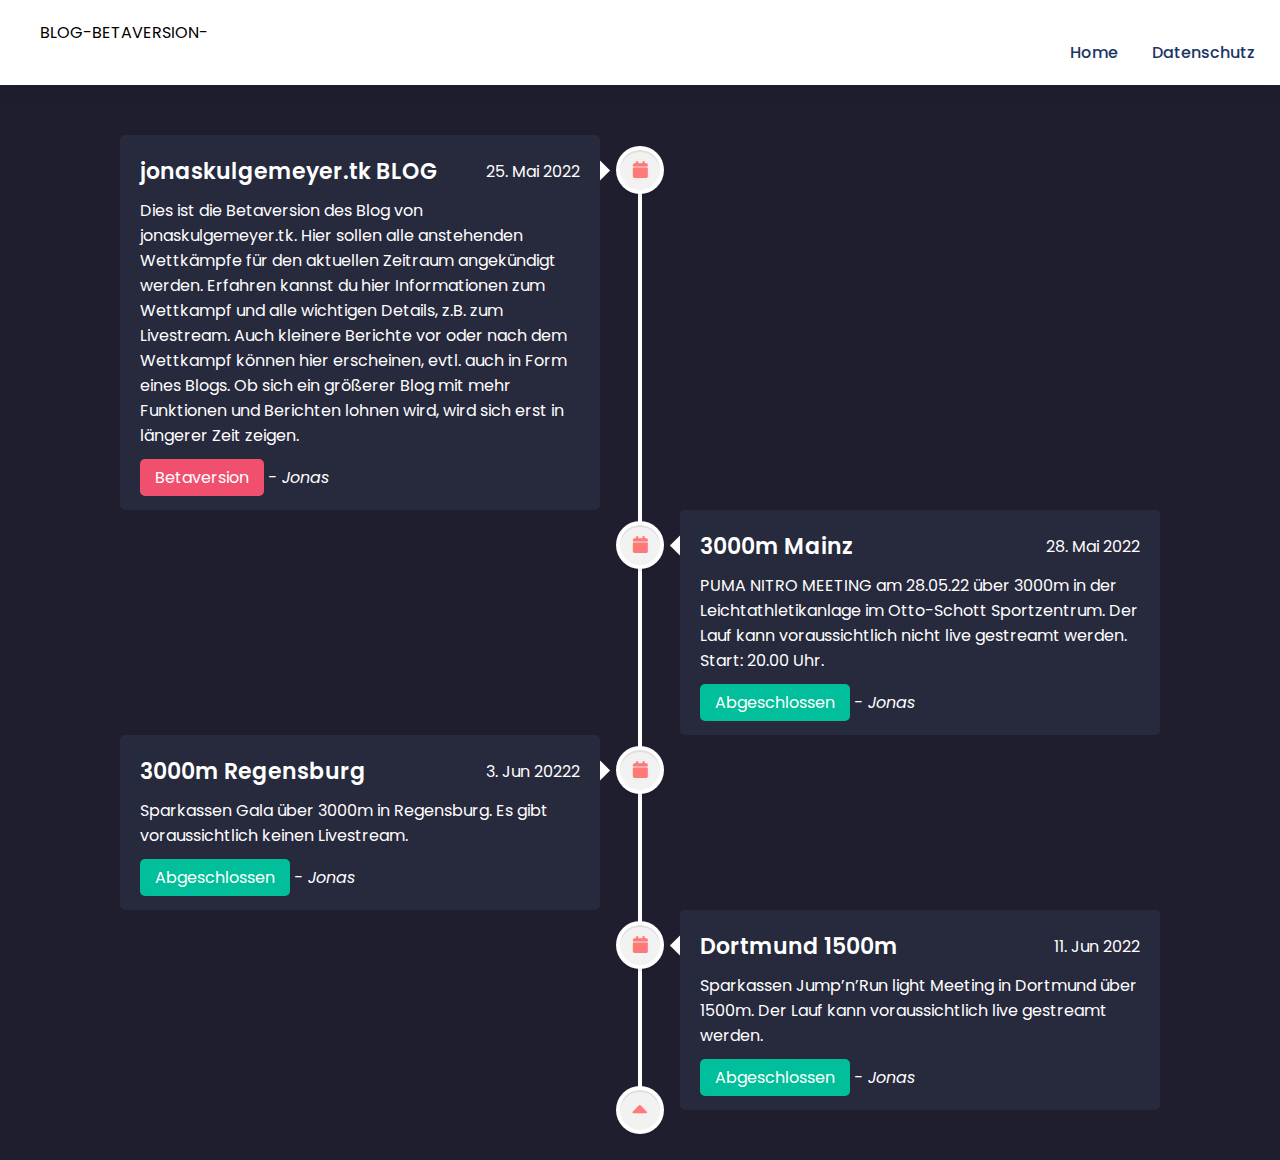
<file: deploy-6134f3c1431ea8b0c4e17faf/blog.html>
<!DOCTYPE html>

<html>
<head>
	 <meta name="viewport" content="width=device-width, initial-scale=1">
		<meta charset="utf-8"/>
        <link rel="stylesheet" href="blog.css">
		    <link rel="stylesheet" href="https://cdnjs.cloudflare.com/ajax/libs/font-awesome/5.15.3/css/all.min.css"/>
</head>
    <body>
			<header>
			<div class="head_container">
				<div class="logo">
					BLOG-BETAVERSION-
				</div>
				<div class="menu" id="myTopnav">
					<ul>
						<a href="javascript:void(0);" style="font-size:15px;" class="icon" onclick="openNav()">&#9776;</a>
						<li><a href="index.html">Home</a></li>
						<li><a href="datenschutz.html">Datenschutz</a></li>
					</ul>
				</div>
			</div>
		</header>
		<div id="mySidenav" class="sidenav">
			  <a href="javascript:void(0)" class="closebtn" onclick="closeNav()">&times;</a>
			  <a href="index.html">Home</a>
			  <a href="datenschutz.html">Datenschutz</a>
			  <p style="color: #1c3664; text-align: center">www.jonaskulgemeyer.tk &copy; 2022</p>
		</div>
		<script>
		function openNav() {
    document.getElementById("mySidenav").style.width = "250px";
    //document.getElementById("header").style.marginLeft = "250px";
}

function closeNav() {
    document.getElementById("mySidenav").style.width = "0";
    //document.getElementById("header").style.marginLeft= "0";
};
</script>
  <div class="wrapper">
    <div class="center-line">
      <a href="#" class="scroll-icon"><i class="fas fa-caret-up"></i></a>
    </div>
    <div class="row row-1">
      <section>
        <i class="icon fas fa-calendar"></i>
        <div class="details">
          <span class="title">jonaskulgemeyer.tk BLOG</span>
          <span>25. Mai 2022</span>
        </div>
        <p>Dies ist die Betaversion des Blog von jonaskulgemeyer.tk. Hier sollen alle anstehenden Wettkämpfe für den aktuellen Zeitraum angekündigt werden. Erfahren kannst du hier Informationen zum Wettkampf und alle wichtigen Details, z.B. zum Livestream. Auch kleinere Berichte vor oder nach dem Wettkampf können hier erscheinen, evtl. auch in Form eines Blogs. Ob sich ein größerer Blog mit mehr Funktionen und Berichten lohnen wird, wird sich erst in längerer Zeit zeigen.</p>
        <div class="unsicher">
          <a>Betaversion</a>
          <i>- Jonas</i>
        </div>
      </section>
    </div>
    <div class="row row-2">
      <section>
        <i class="icon fas fa-calendar"></i>
        <div class="details">
          <span class="title">3000m Mainz</span>
          <span>28. Mai 2022</span>
        </div>
        <p>PUMA NITRO MEETING am 28.05.22 über 3000m in der Leichtathletikanlage im Otto-Schott Sportzentrum. Der Lauf kann voraussichtlich nicht live gestreamt werden. Start: 20.00 Uhr.</p>
        <div class="sicher">
          <a>Abgeschlossen</a>
          <i>- Jonas</i>
        </div>
      </section>
    </div>
    <div class="row row-1">
      <section>
        <i class="icon fas fa-calendar"></i>
        <div class="details">
          <span class="title">3000m Regensburg</span>
          <span>3. Jun 20222</span>
        </div>
        <p>Sparkassen Gala über 3000m in Regensburg. Es gibt voraussichtlich keinen Livestream.</p>
        <div class="sicher">
          <a>Abgeschlossen</a>
          <i>- Jonas</i>
        </div>
      </section>
    </div>
    <div class="row row-2">
      <section>
        <i class="icon fas fa-calendar"></i>
        <div class="details">
          <span class="title">Dortmund 1500m</span>
          <span>11. Jun 2022</span>
        </div>
        <p>Sparkassen Jump’n’Run light Meeting in Dortmund über 1500m. Der Lauf kann voraussichtlich live gestreamt werden.</p>
        <div class="sicher">
          <a>Abgeschlossen</a>
          <i>- Jonas</i>
        </div>
      </section>
    </div>

  </div>

   </body>
</html>
</file>
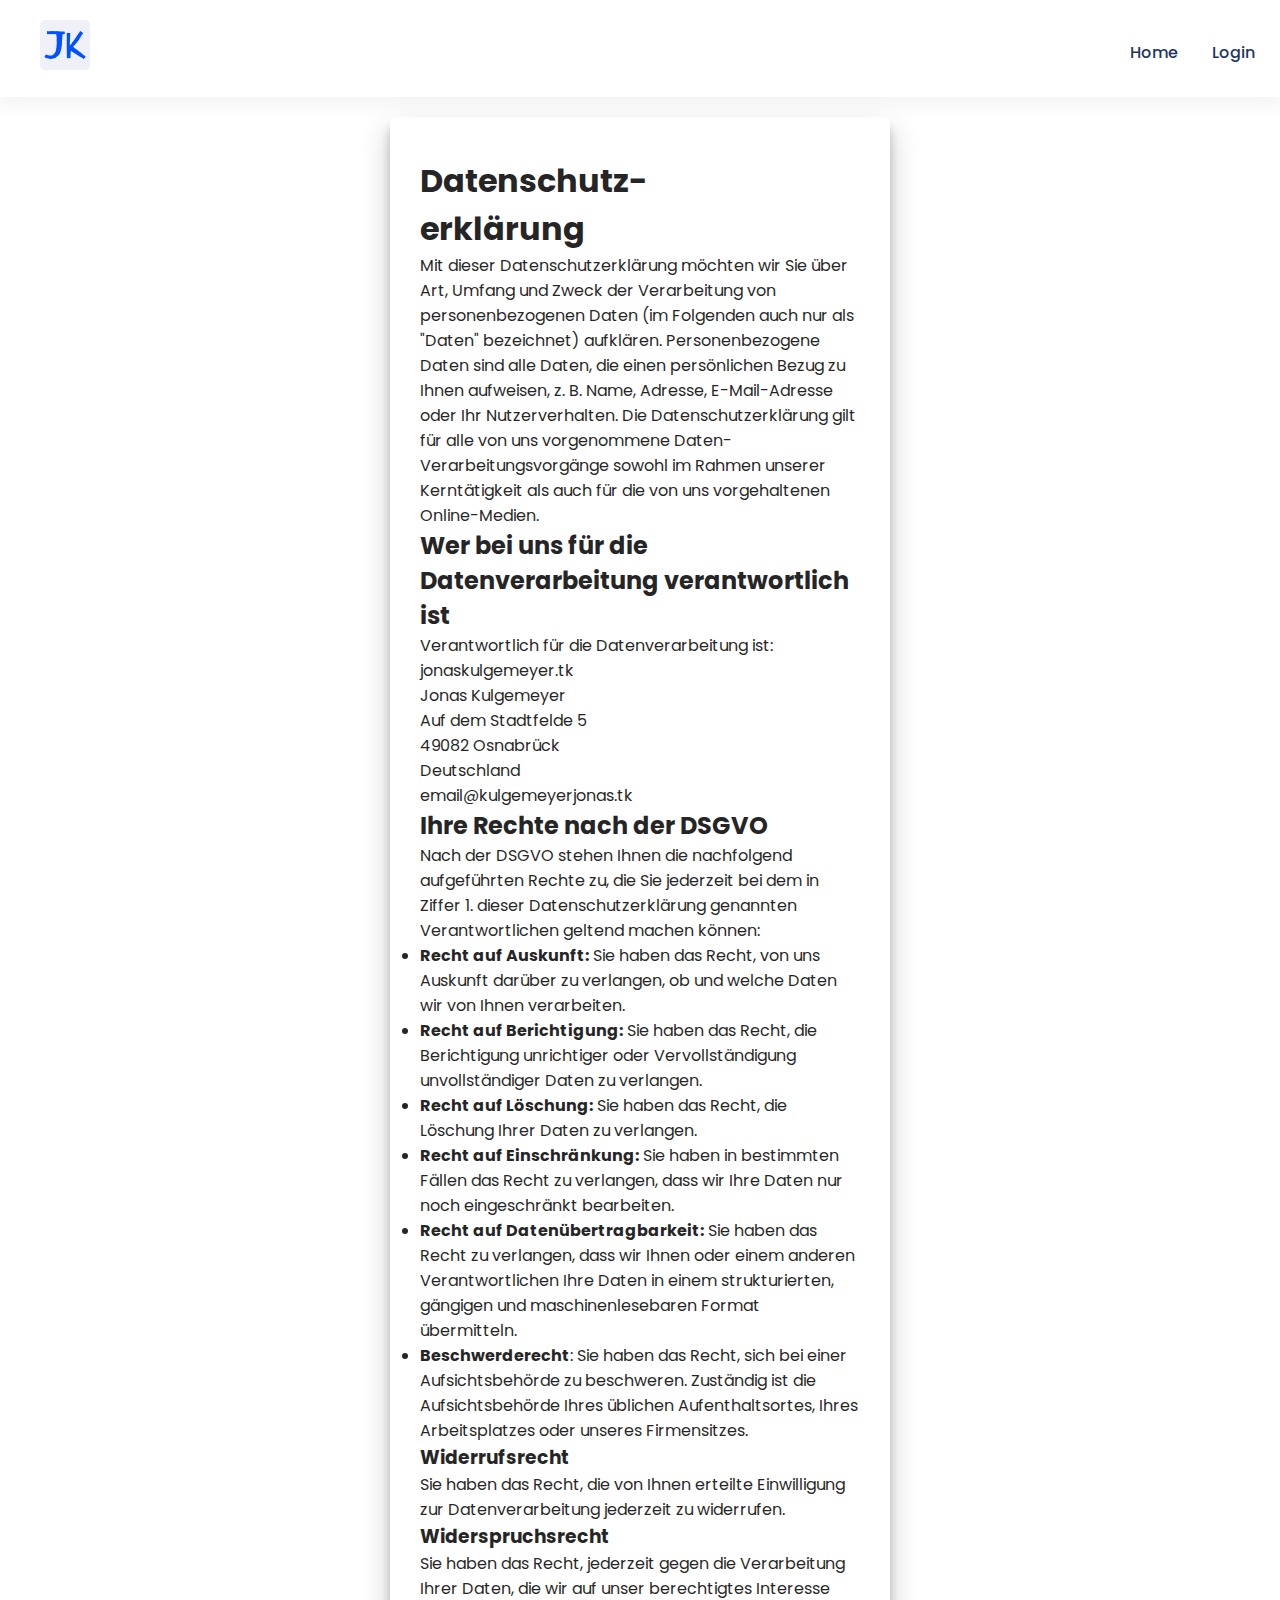
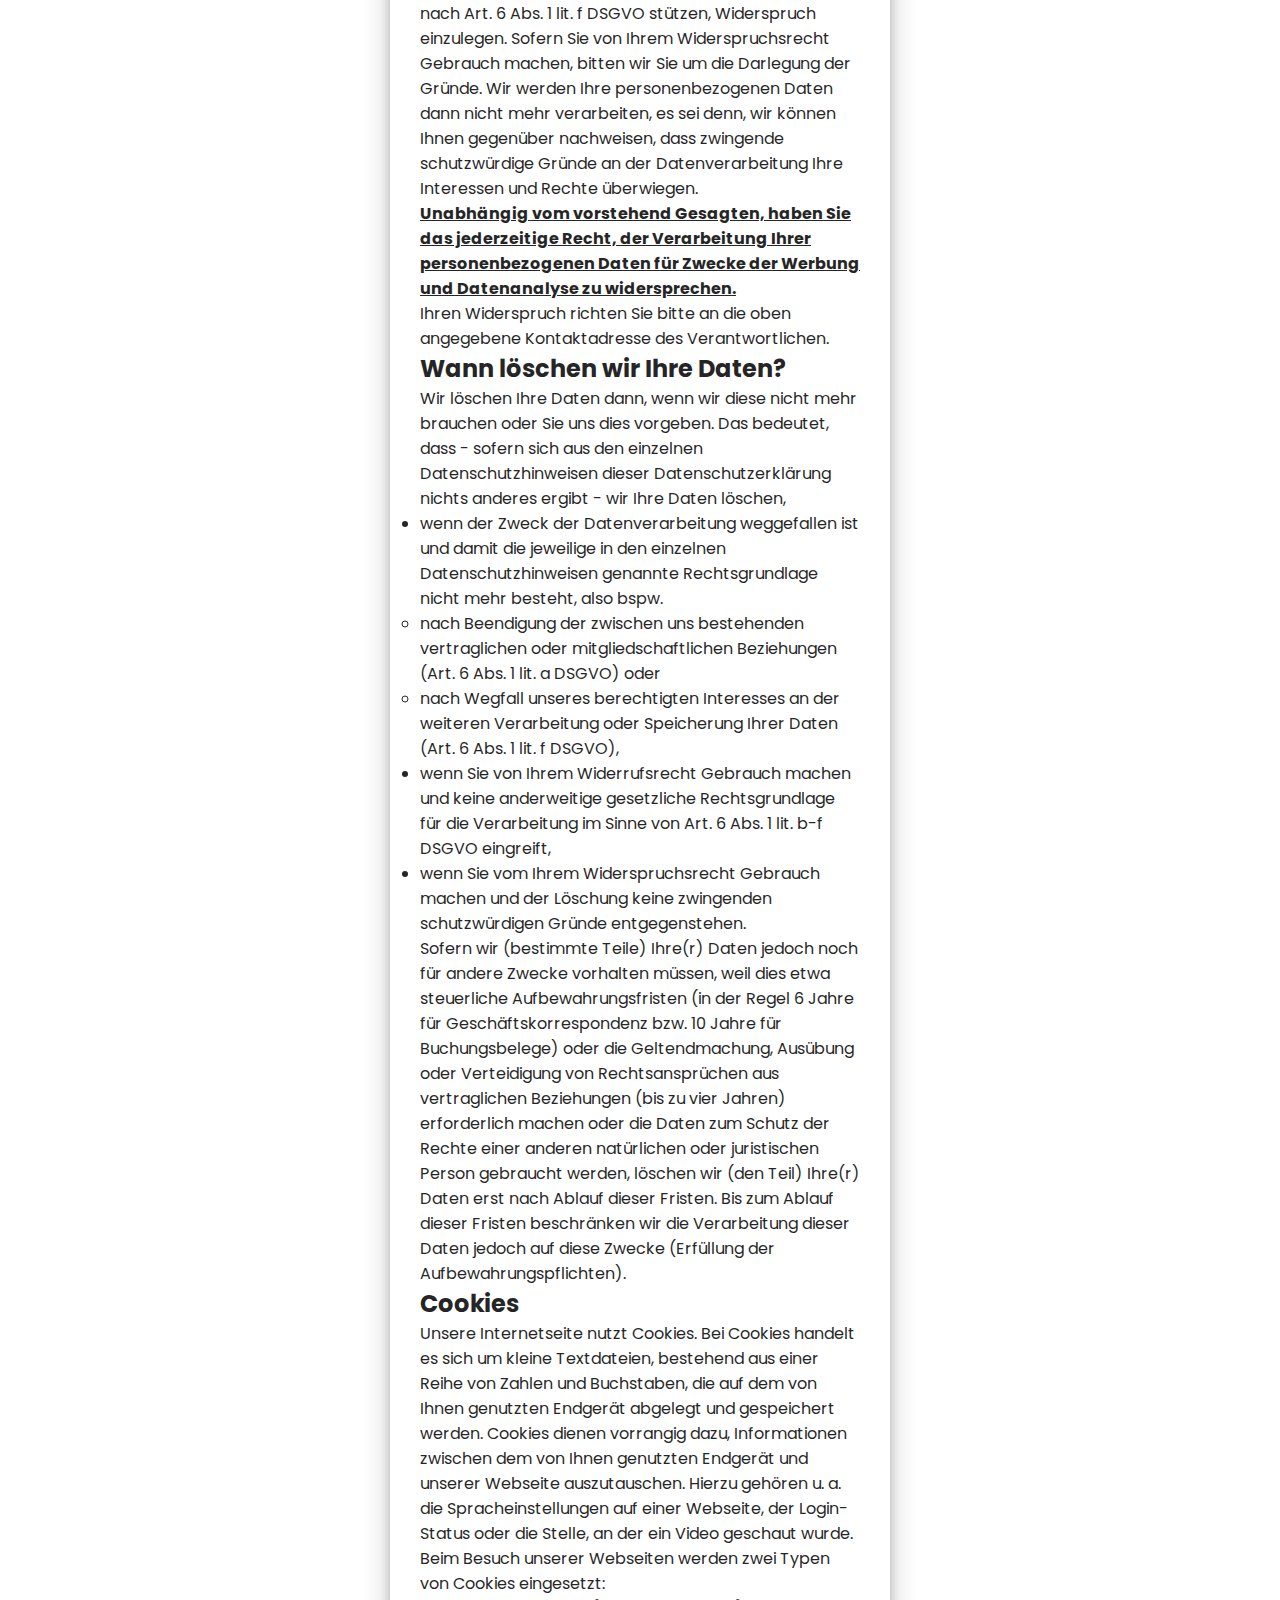
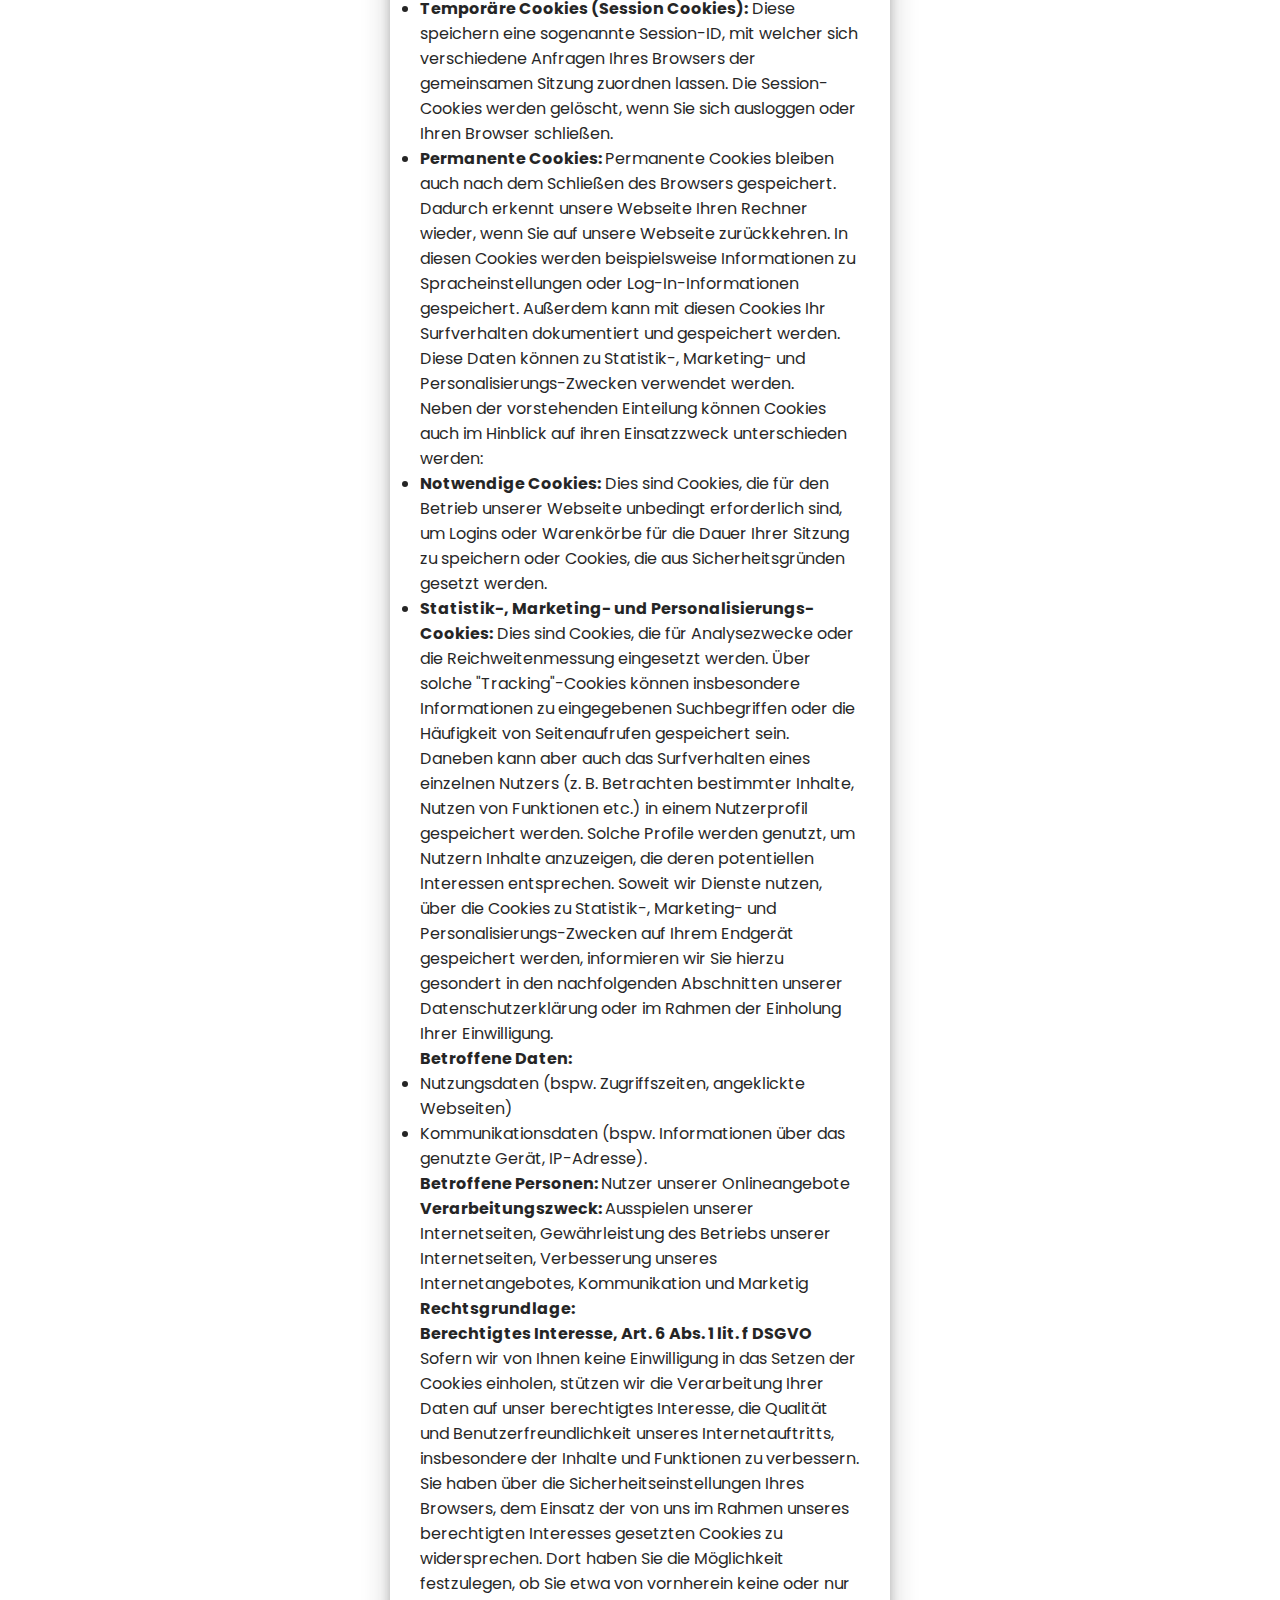
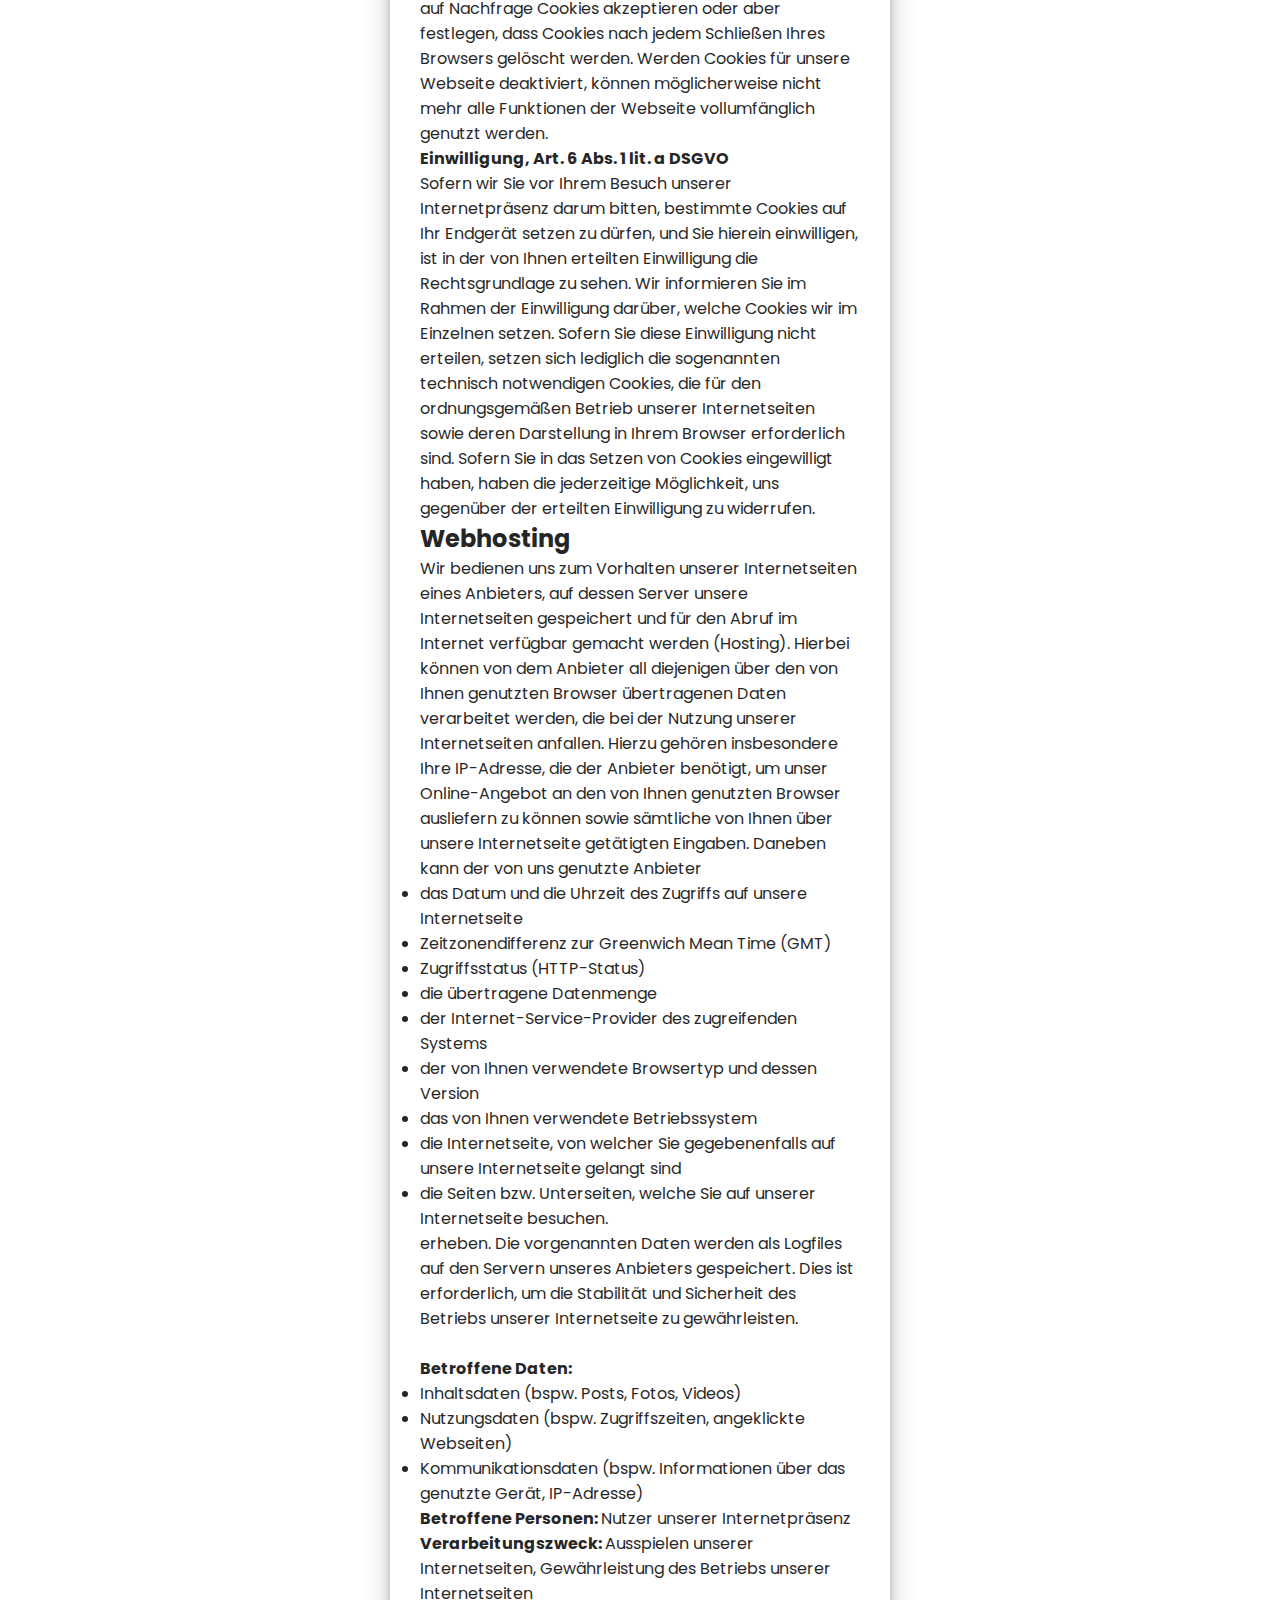
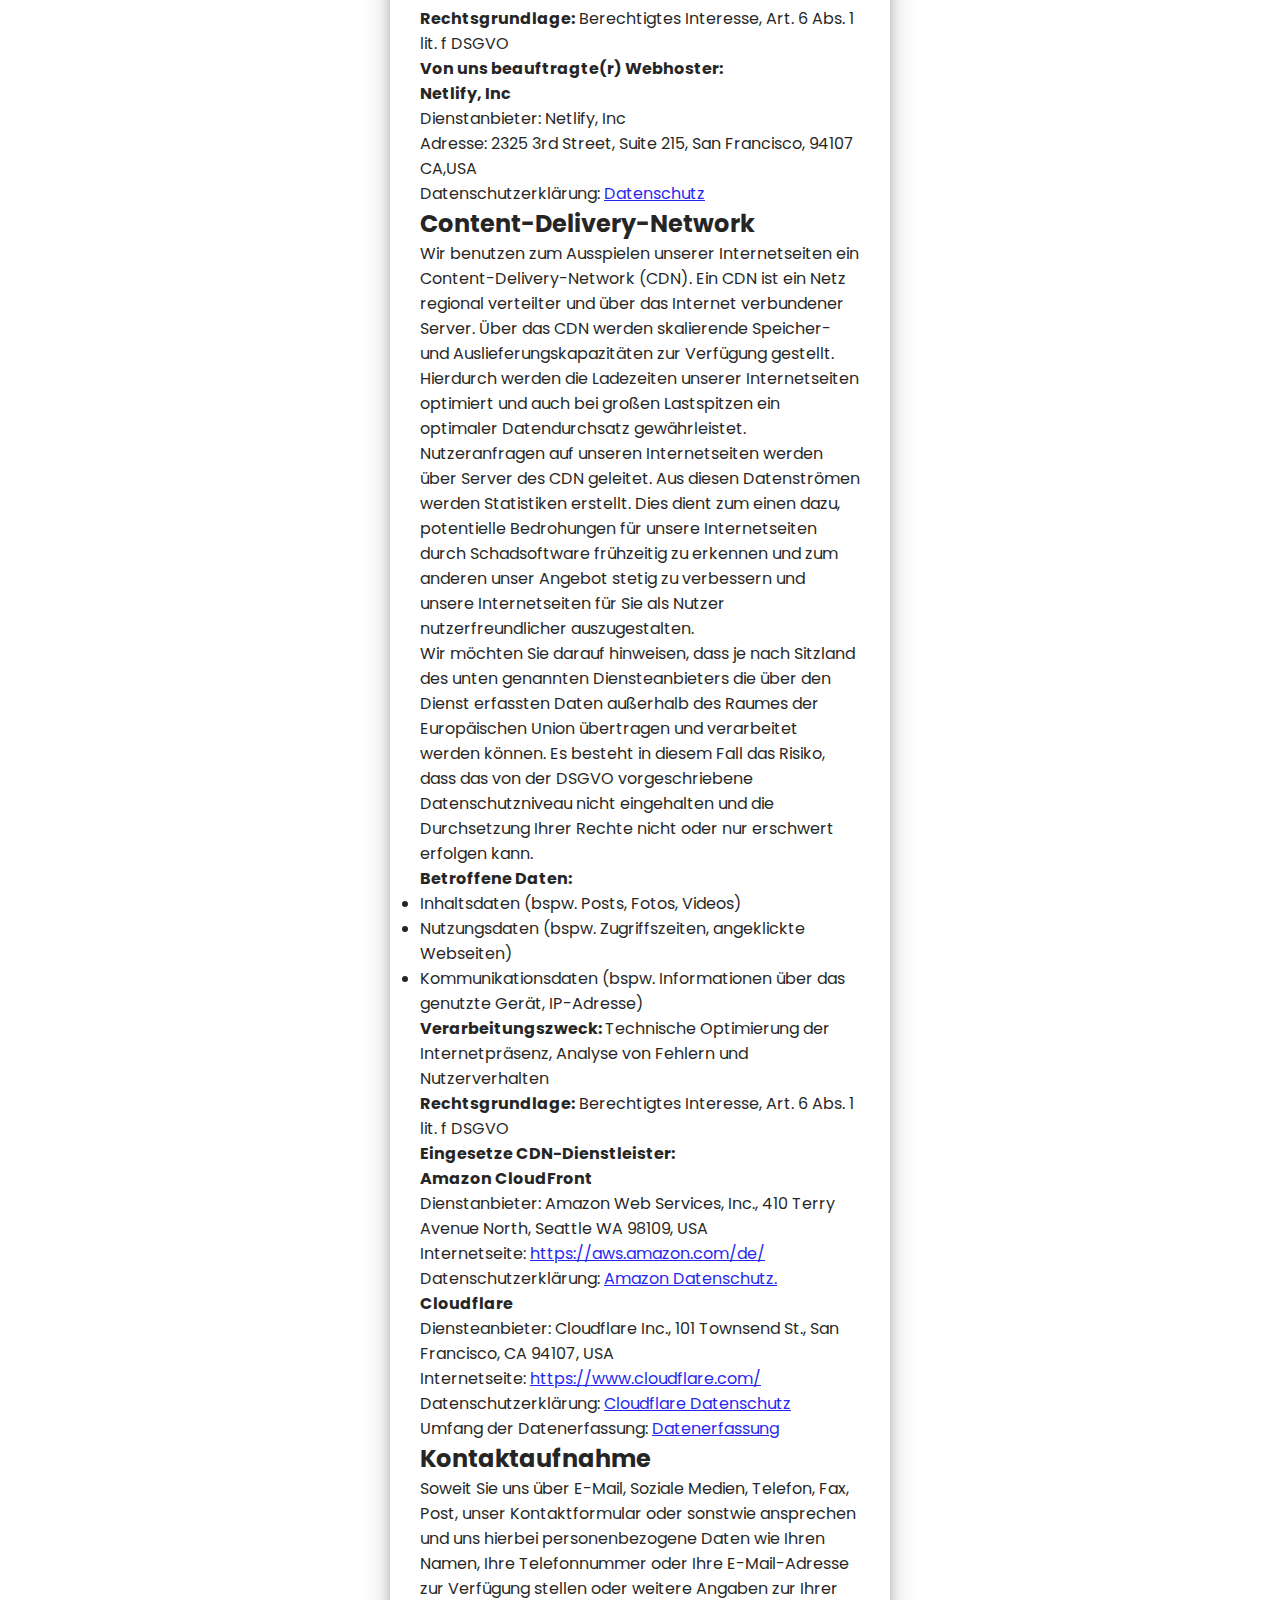
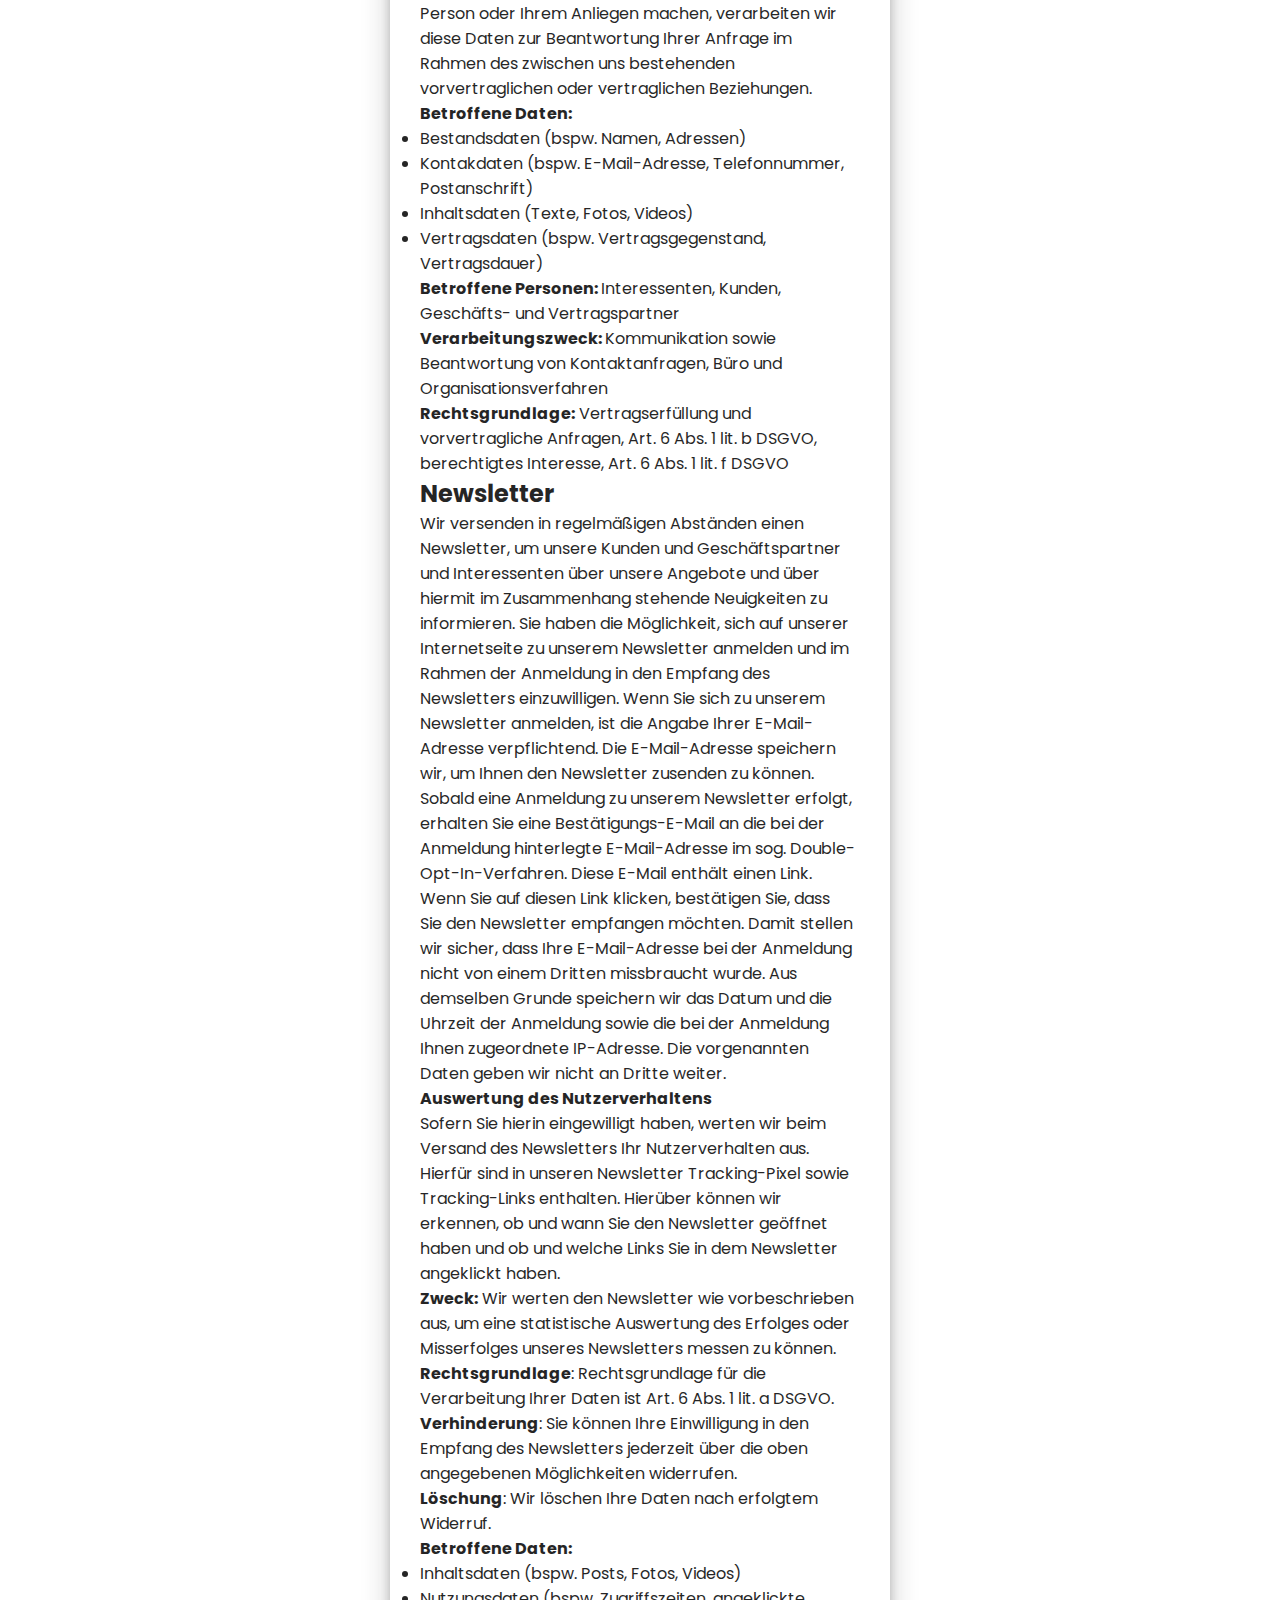
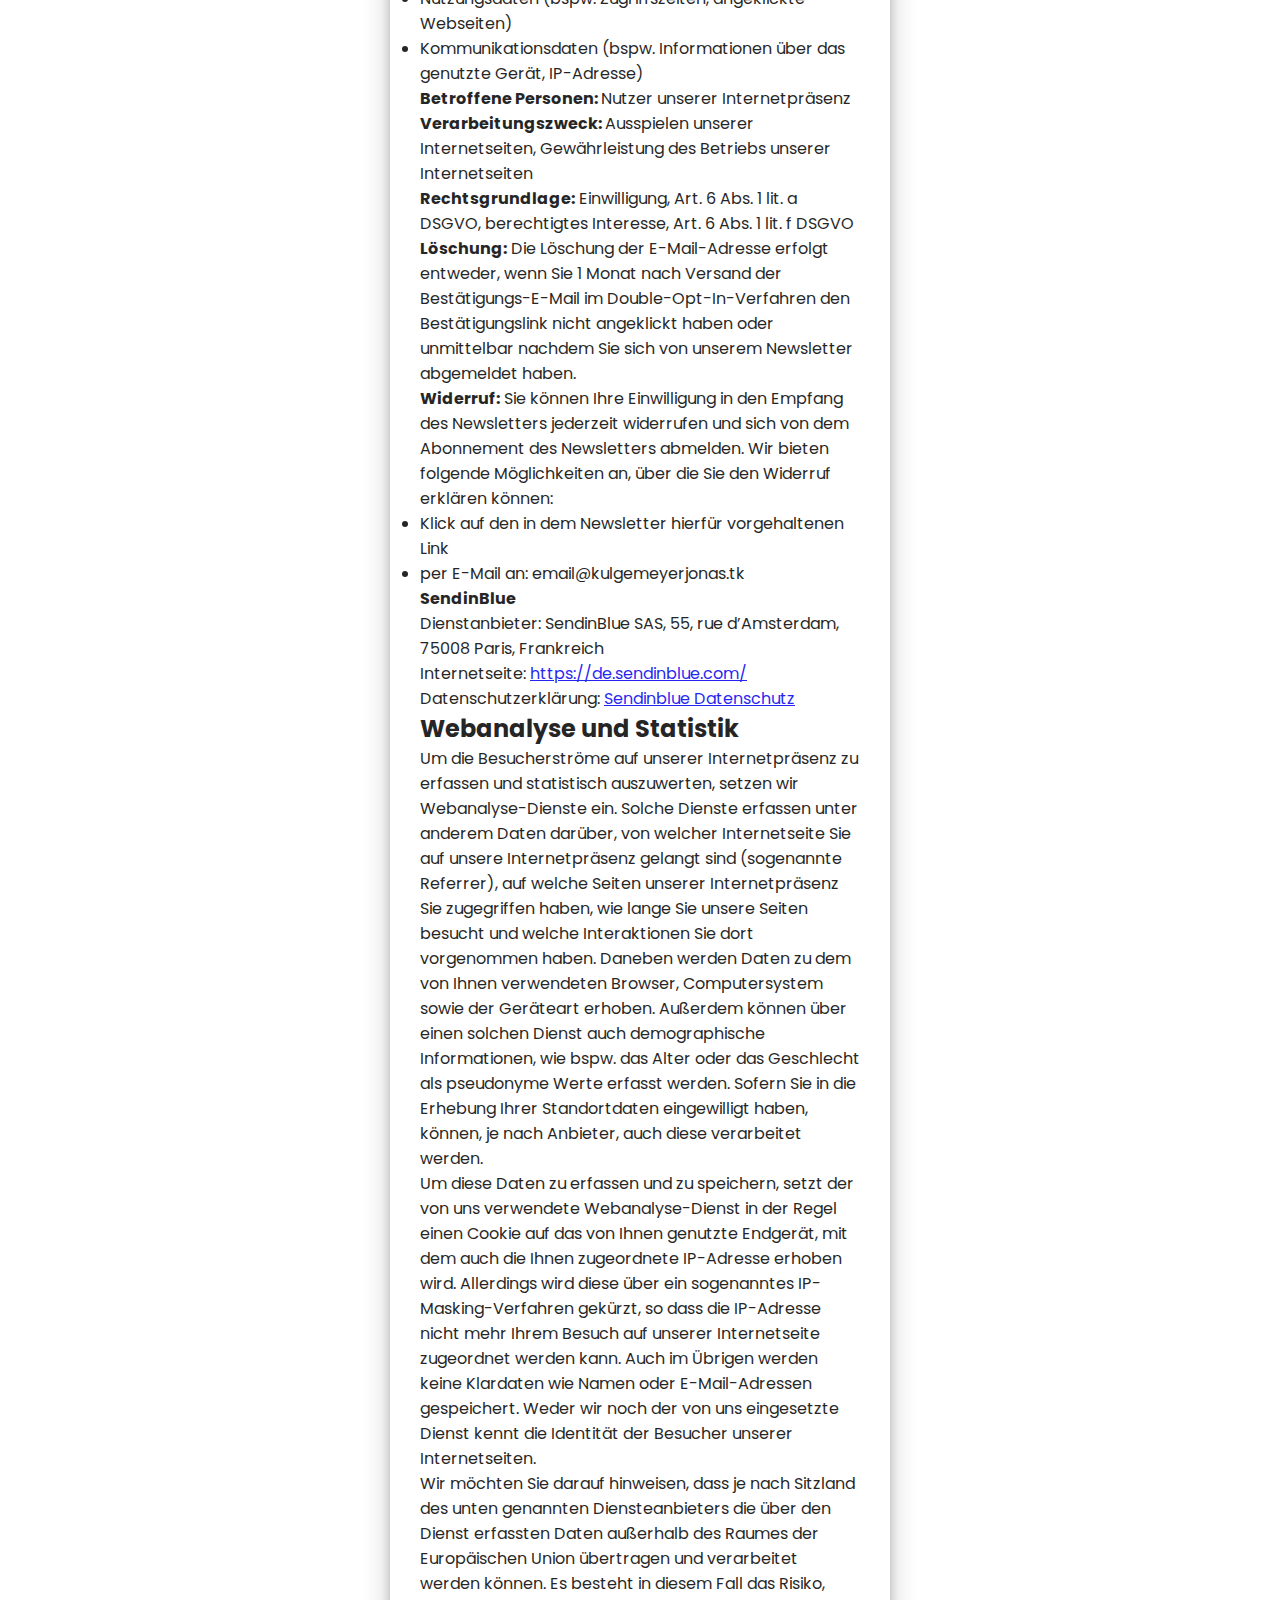
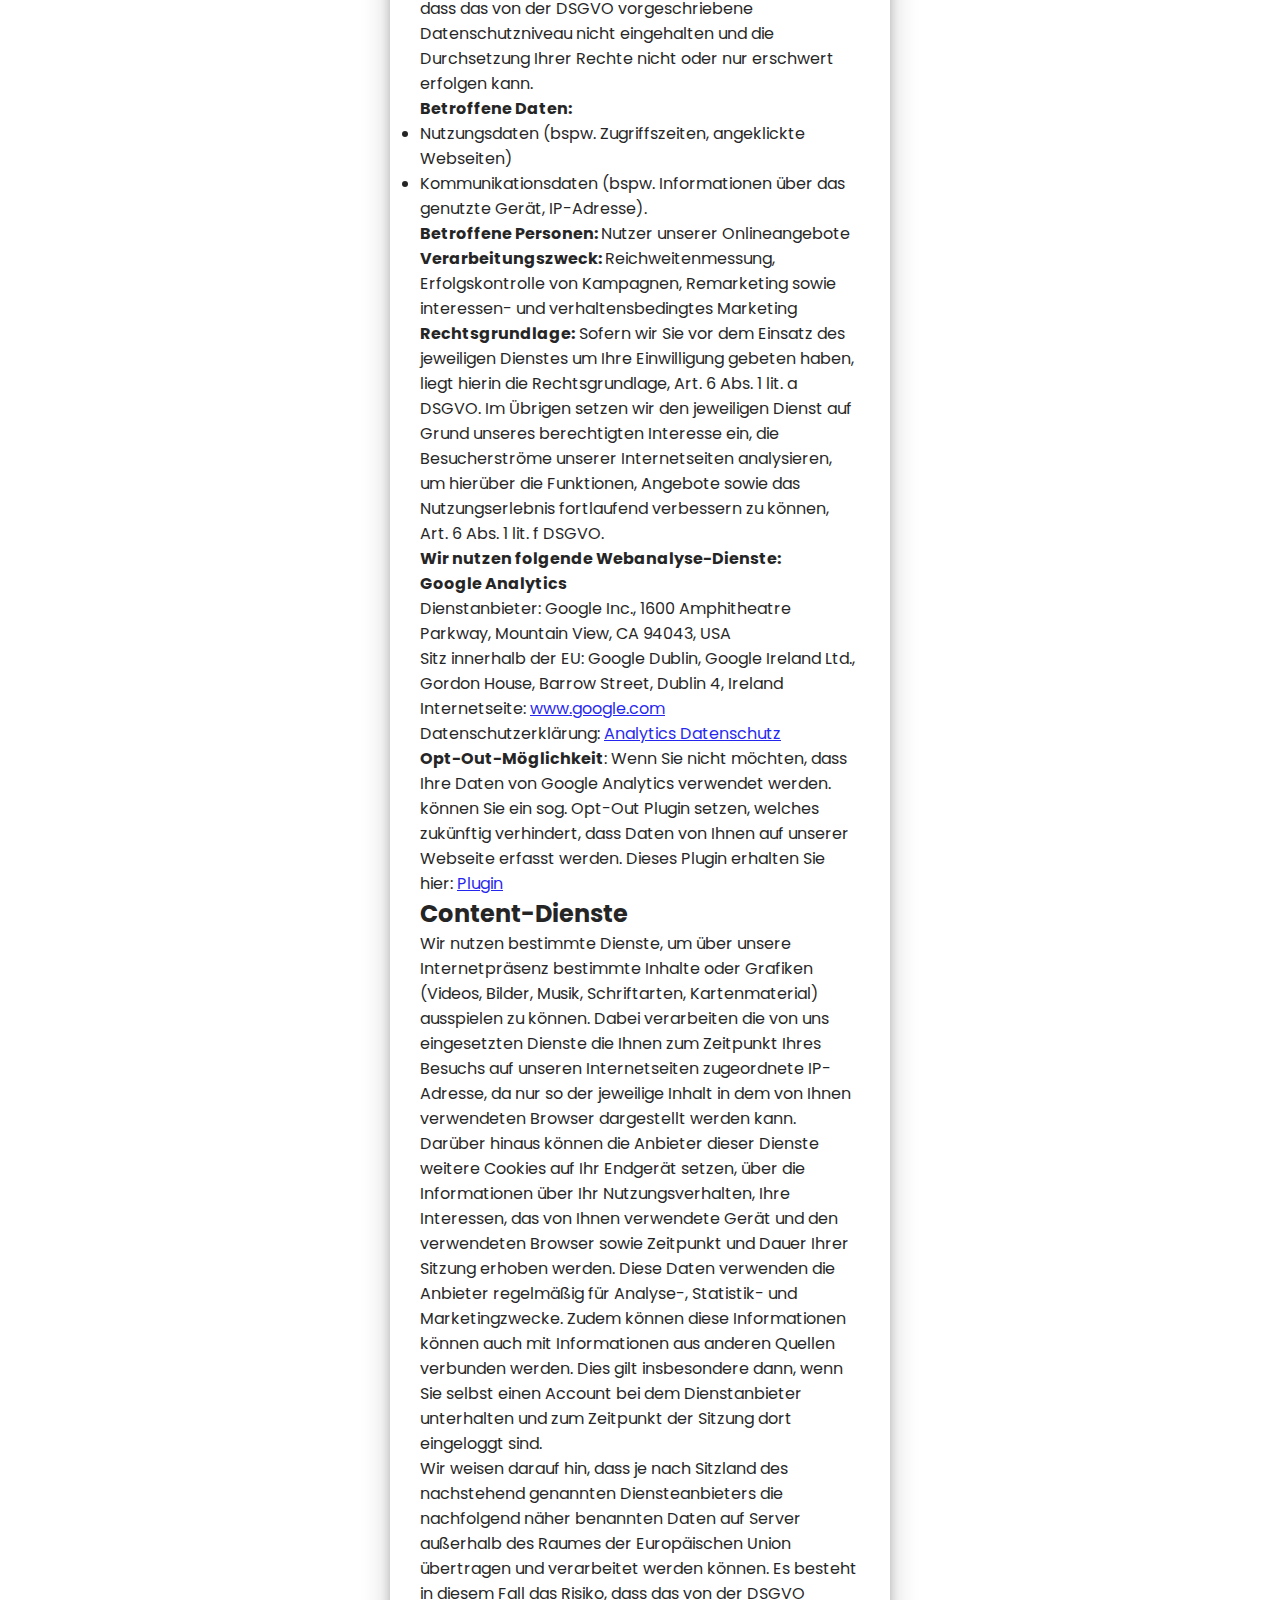
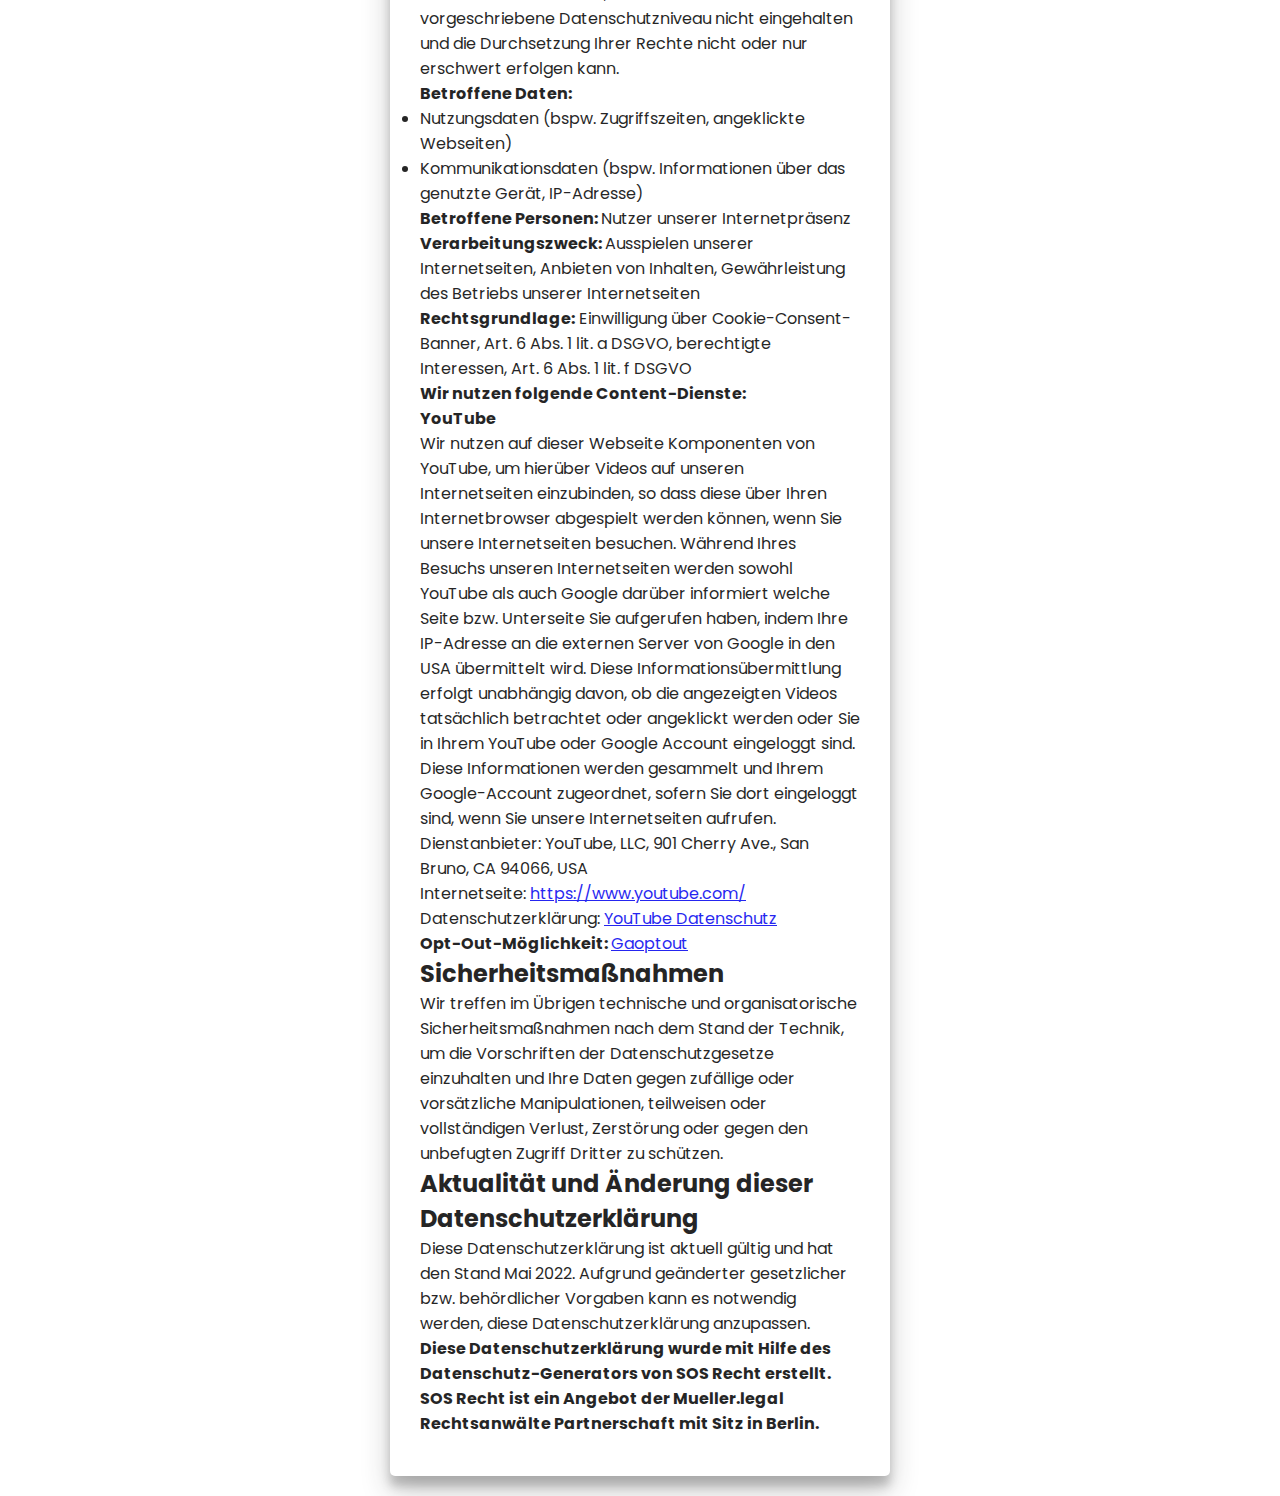
<file: deploy-6134f3c1431ea8b0c4e17faf/datenschutz.html>
<!DOCTYPE html>
<html>
<head>
	<meta charset="utf-8">
	<meta name="viewport" content="width=device-width, initial-scale=1.0">

	<link rel="stylesheet" href="https://stackpath.bootstrapcdn.com/font-awesome/4.7.0/css/font-awesome.min.css">

	<link rel="stylesheet" type="text/css" href="datenschutz.css">

	<title>Datenschutz</title>
</head>
<body>
		<header>
			<div class="head_container">
				<div class="logo">
					<img src="apple-touch-icon.png">
				</div>
				<div class="menu" id="myTopnav">
					<ul>
						<a href="javascript:void(0);" style="font-size:15px;" class="icon" onclick="openNav()">&#9776;</a>
						<li><a href="index.html">Home</a></li>
						<li><a href="jonaskulgemeyer.ml">Login</a></li>
						
					</ul>
				</div>
			</div>
		</header>
		<div id="mySidenav" class="sidenav">
			  <a href="javascript:void(0)" class="closebtn" onclick="closeNav()">&times;</a>
			  <a href="index.html">Home</a>
			  <a href="jonaskulgemeyer.ml">Login</a>
			
			  <p style="color: #1c3664; text-align: center">www.jonaskulgemeyer.tk &copy; 2022</p>
		</div>
		<script>
		function openNav() {
    document.getElementById("mySidenav").style.width = "250px";
    //document.getElementById("header").style.marginLeft = "250px";
}

function closeNav() {
    document.getElementById("mySidenav").style.width = "0";
    //document.getElementById("header").style.marginLeft= "0";
};
</script>
 <div class="mitte">
	<div class="container">

<div class="ce_text privacy_item general_part1 block"><h1>Datenschutz-<br>erklärung</br></h1><div class="text"><p>Mit dieser Datenschutzerklärung möchten wir Sie über Art, Umfang und Zweck der Verarbeitung von personenbezogenen Daten (im Folgenden auch nur als "Daten" bezeichnet) aufklären. Personenbezogene Daten sind alle Daten, die einen persönlichen Bezug zu Ihnen aufweisen, z. B. Name, Adresse, E-Mail-Adresse oder Ihr Nutzerverhalten. Die Datenschutzerklärung gilt für alle von uns vorgenommene Daten-Verarbeitungsvorgänge sowohl im Rahmen unserer Kerntätigkeit als auch für die von uns vorgehaltenen Online-Medien.</p></div></div><div class="ce_text privacy_item contact_responsible block"><div class="text"><h2>Wer bei uns für die Datenverarbeitung verantwortlich ist</h2><p>Verantwortlich für die Datenverarbeitung ist:</p></div></div><p>jonaskulgemeyer.tk<br>Jonas Kulgemeyer<br>Auf dem Stadtfelde 5<br>49082 Osnabrück<br>Deutschland<br>email@kulgemeyerjonas.tk<br></p><div class="ce_text privacy_item general_part3 block"><div class="text"><h2>Ihre Rechte nach der DSGVO</h2><p>Nach der DSGVO stehen Ihnen die nachfolgend aufgeführten Rechte zu, die Sie jederzeit bei dem in Ziffer 1. dieser Datenschutzerklärung genannten Verantwortlichen geltend machen können:</p><ul><li><strong>Recht auf Auskunft:</strong> Sie haben das Recht, von uns Auskunft darüber zu verlangen, ob und welche Daten wir von Ihnen verarbeiten.</li><li><strong>Recht auf Berichtigung:</strong> Sie haben das Recht, die Berichtigung unrichtiger oder Vervollständigung unvollständiger Daten zu verlangen.</li><li><strong>Recht auf Löschung:</strong> Sie haben das Recht, die Löschung Ihrer Daten zu verlangen.</li><li><strong>Recht auf Einschränkung:</strong> Sie haben in bestimmten Fällen das Recht zu verlangen, dass wir Ihre Daten nur noch eingeschränkt bearbeiten.</li><li><strong>Recht auf Datenübertragbarkeit:</strong> Sie haben das Recht zu verlangen, dass wir Ihnen oder einem anderen Verantwortlichen Ihre Daten in einem strukturierten, gängigen und maschinenlesebaren Format übermitteln.</li><li><strong>Beschwerderecht</strong>: Sie haben das Recht, sich bei einer Aufsichtsbehörde zu beschweren. Zuständig ist die Aufsichtsbehörde Ihres üblichen Aufenthaltsortes, Ihres Arbeitsplatzes oder unseres Firmensitzes.</li></ul><h3>Widerrufsrecht</h3><p>Sie haben das Recht, die von Ihnen erteilte Einwilligung zur Datenverarbeitung jederzeit zu widerrufen.</p><h3>Widerspruchsrecht</h3><p>Sie haben das Recht, jederzeit gegen die Verarbeitung Ihrer Daten, die wir auf unser berechtigtes Interesse nach Art. 6 Abs. 1 lit. f DSGVO stützen, Widerspruch einzulegen. Sofern Sie von Ihrem Widerspruchsrecht Gebrauch machen, bitten wir Sie um die Darlegung der Gründe. Wir werden Ihre personenbezogenen Daten dann nicht mehr verarbeiten, es sei denn, wir können Ihnen gegenüber nachweisen, dass zwingende schutzwürdige Gründe an der Datenverarbeitung Ihre Interessen und Rechte überwiegen.</p><p><span style="text-decoration: underline;"><strong>Unabhängig vom vorstehend Gesagten, haben Sie das jederzeitige Recht, der Verarbeitung Ihrer personenbezogenen Daten für Zwecke der Werbung und Datenanalyse zu widersprechen.</strong></span></p><p>Ihren Widerspruch richten Sie bitte an die oben angegebene Kontaktadresse des Verantwortlichen.</p><h2>Wann löschen wir Ihre Daten?</h2><p>Wir löschen Ihre Daten dann, wenn wir diese nicht mehr brauchen oder Sie uns dies vorgeben. Das bedeutet, dass - sofern sich aus den einzelnen Datenschutzhinweisen dieser Datenschutzerklärung nichts anderes ergibt - wir Ihre Daten löschen,</p><ul><li>wenn der Zweck der Datenverarbeitung weggefallen ist und damit die jeweilige in den einzelnen Datenschutzhinweisen genannte Rechtsgrundlage nicht mehr besteht, also bspw.<ul><li>nach Beendigung der zwischen uns bestehenden vertraglichen oder mitgliedschaftlichen Beziehungen (Art. 6 Abs. 1 lit. a DSGVO) oder</li><li>nach Wegfall unseres berechtigten Interesses an der weiteren Verarbeitung oder Speicherung Ihrer Daten (Art. 6 Abs. 1 lit. f DSGVO),</li></ul></li><li>wenn Sie von Ihrem Widerrufsrecht Gebrauch machen und keine anderweitige gesetzliche Rechtsgrundlage für die Verarbeitung im Sinne von Art. 6 Abs. 1 lit. b-f DSGVO eingreift,</li><li>wenn Sie vom Ihrem Widerspruchsrecht Gebrauch machen und der Löschung keine zwingenden schutzwürdigen Gründe entgegenstehen.</li></ul><p>Sofern wir (bestimmte Teile) Ihre(r) Daten jedoch noch für andere Zwecke vorhalten müssen, weil dies etwa steuerliche Aufbewahrungsfristen (in der Regel 6 Jahre für Geschäftskorrespondenz bzw. 10 Jahre für Buchungsbelege) oder die Geltendmachung, Ausübung oder Verteidigung von Rechtsansprüchen aus vertraglichen Beziehungen (bis zu vier Jahren) erforderlich machen oder die Daten zum Schutz der Rechte einer anderen natürlichen oder juristischen Person gebraucht werden, löschen wir (den Teil) Ihre(r) Daten erst nach Ablauf dieser Fristen. Bis zum Ablauf dieser Fristen beschränken wir die Verarbeitung dieser Daten jedoch auf diese Zwecke (Erfüllung der Aufbewahrungspflichten).</p></div></div><div class="ce_text privacy_item general_part2 block"><div class="text"><h2>Cookies</h2><p>Unsere Internetseite nutzt Cookies. Bei Cookies handelt es sich um kleine Textdateien, bestehend aus einer Reihe von Zahlen und Buchstaben, die auf dem von Ihnen genutzten Endgerät abgelegt und gespeichert werden. Cookies dienen vorrangig dazu, Informationen zwischen dem von Ihnen genutzten Endgerät und unserer Webseite auszutauschen. Hierzu gehören u. a. die Spracheinstellungen auf einer Webseite, der Login-Status oder die Stelle, an der ein Video geschaut wurde.</p><p>Beim Besuch unserer Webseiten werden zwei Typen von Cookies eingesetzt:</p><ul><li><strong>Temporäre Cookies (Session Cookies):</strong> Diese speichern eine sogenannte Session-ID, mit welcher sich verschiedene Anfragen Ihres Browsers der gemeinsamen Sitzung zuordnen lassen. Die Session-Cookies werden gelöscht, wenn Sie sich ausloggen oder Ihren Browser schließen.</li><li><strong>Permanente Cookies: </strong>Permanente Cookies bleiben auch nach dem Schließen des Browsers gespeichert. Dadurch erkennt unsere Webseite Ihren Rechner wieder, wenn Sie auf unsere Webseite zurückkehren. In diesen Cookies werden beispielsweise Informationen zu Spracheinstellungen oder Log-In-Informationen gespeichert. Außerdem kann mit diesen Cookies Ihr Surfverhalten dokumentiert und gespeichert werden. Diese Daten können zu Statistik-, Marketing- und Personalisierungs-Zwecken verwendet werden.</li></ul><p>Neben der vorstehenden Einteilung können Cookies auch im Hinblick auf ihren Einsatzzweck unterschieden werden:</p><ul><li><strong>Notwendige Cookies:</strong> Dies sind Cookies, die für den Betrieb unserer Webseite unbedingt erforderlich sind, um Logins oder Warenkörbe für die Dauer Ihrer Sitzung zu speichern oder Cookies, die aus Sicherheitsgründen gesetzt werden.</li><li><strong>Statistik-, Marketing- und Personalisierungs-Cookies:</strong> Dies sind Cookies, die für Analysezwecke oder die Reichweitenmessung eingesetzt werden. Über solche "Tracking"-Cookies können insbesondere Informationen zu eingegebenen Suchbegriffen oder die Häufigkeit von Seitenaufrufen gespeichert sein. Daneben kann aber auch das Surfverhalten eines einzelnen Nutzers (z. B. Betrachten bestimmter Inhalte, Nutzen von Funktionen etc.) in einem Nutzerprofil gespeichert werden. Solche Profile werden genutzt, um Nutzern Inhalte anzuzeigen, die deren potentiellen Interessen entsprechen. Soweit wir Dienste nutzen, über die Cookies zu Statistik-, Marketing- und Personalisierungs-Zwecken auf Ihrem Endgerät gespeichert werden, informieren wir Sie hierzu gesondert in den nachfolgenden Abschnitten unserer Datenschutzerklärung oder im Rahmen der Einholung Ihrer Einwilligung.</li></ul><p><strong>Betroffene Daten:</strong></p><ul><li>Nutzungsdaten (bspw. Zugriffszeiten, angeklickte Webseiten)</li><li>Kommunikationsdaten (bspw. Informationen über das genutzte Gerät, IP-Adresse).</li></ul><p><strong>Betroffene Personen: </strong>Nutzer unserer Onlineangebote</p><p><strong>Verarbeitungszweck: </strong>Ausspielen unserer Internetseiten, Gewährleistung des Betriebs unserer Internetseiten, Verbesserung unseres Internetangebotes, Kommunikation und Marketig</p><p><strong>Rechtsgrundlage:<br>Berechtigtes Interesse, Art. 6 Abs. 1 lit. f DSGVO</strong><br>Sofern wir von Ihnen keine Einwilligung in das Setzen der Cookies einholen, stützen wir die Verarbeitung Ihrer Daten auf unser berechtigtes Interesse, die Qualität und Benutzerfreundlichkeit unseres Internetauftritts, insbesondere der Inhalte und Funktionen zu verbessern. Sie haben über die Sicherheitseinstellungen Ihres Browsers, dem Einsatz der von uns im Rahmen unseres berechtigten Interesses gesetzten Cookies zu widersprechen. Dort haben Sie die Möglichkeit festzulegen, ob Sie etwa von vornherein keine oder nur auf Nachfrage Cookies akzeptieren oder aber festlegen, dass Cookies nach jedem Schließen Ihres Browsers gelöscht werden. Werden Cookies für unsere Webseite deaktiviert, können möglicherweise nicht mehr alle Funktionen der Webseite vollumfänglich genutzt werden.</p></div></div><div class="ce_text block"><div class="text"><p><strong>Einwilligung, Art. 6 Abs. 1 lit. a DSGVO</strong><br>Sofern wir Sie vor Ihrem Besuch unserer Internetpräsenz darum bitten, bestimmte Cookies auf Ihr Endgerät setzen zu dürfen, und Sie hierein einwilligen, ist in der von Ihnen erteilten Einwilligung die Rechtsgrundlage zu sehen. Wir informieren Sie im Rahmen der Einwilligung darüber, welche Cookies wir im Einzelnen setzen. Sofern Sie diese Einwilligung nicht erteilen, setzen sich lediglich die sogenannten technisch notwendigen Cookies, die für den ordnungsgemäßen Betrieb unserer Internetseiten sowie deren Darstellung in Ihrem Browser erforderlich sind. Sofern Sie in das Setzen von Cookies eingewilligt haben, haben die jederzeitige Möglichkeit, uns gegenüber der erteilten Einwilligung zu widerrufen.</p></div></div><div class="ce_text privacy_item external_hosting block"><div class="text"><h2>Webhosting</h2><p>Wir bedienen uns zum Vorhalten unserer Internetseiten eines Anbieters, auf dessen Server unsere Internetseiten gespeichert und für den Abruf im Internet verfügbar gemacht werden (Hosting). Hierbei können von dem Anbieter all diejenigen über den von Ihnen genutzten Browser übertragenen Daten verarbeitet werden, die bei der Nutzung unserer Internetseiten anfallen. Hierzu gehören insbesondere Ihre IP-Adresse, die der Anbieter benötigt, um unser Online-Angebot an den von Ihnen genutzten Browser ausliefern zu können sowie sämtliche von Ihnen über unsere Internetseite getätigten Eingaben. Daneben kann der von uns genutzte Anbieter&nbsp;&nbsp;</p><ul><li>das Datum und die Uhrzeit des Zugriffs auf unsere Internetseite</li><li>Zeitzonendifferenz zur Greenwich Mean Time (GMT)</li><li>Zugriffsstatus (HTTP-Status)</li><li>die übertragene Datenmenge</li><li>der Internet-Service-Provider des zugreifenden Systems</li><li>der von Ihnen verwendete Browsertyp und dessen Version</li><li>das von Ihnen verwendete Betriebssystem</li><li>die Internetseite, von welcher Sie gegebenenfalls auf unsere Internetseite gelangt sind</li><li>die Seiten bzw. Unterseiten, welche Sie auf unserer Internetseite besuchen.</li></ul><p>erheben. Die vorgenannten Daten werden als Logfiles auf den Servern unseres Anbieters gespeichert. Dies ist erforderlich, um die Stabilität und Sicherheit des Betriebs unserer Internetseite zu gewährleisten.</p><p class="invisible">&nbsp;</p><p><strong>Betroffene Daten:</strong></p><ul><li>Inhaltsdaten (bspw. Posts, Fotos, Videos)</li><li>Nutzungsdaten (bspw. Zugriffszeiten, angeklickte Webseiten)</li><li>Kommunikationsdaten (bspw. Informationen über das genutzte Gerät, IP-Adresse)</li></ul><p><strong>Betroffene Personen: </strong>Nutzer unserer Internetpräsenz</p><p><strong>Verarbeitungszweck: </strong>Ausspielen unserer Internetseiten, Gewährleistung des Betriebs unserer Internetseiten</p><p><strong>Rechtsgrundlage:</strong> Berechtigtes Interesse, Art. 6 Abs. 1 lit. f DSGVO</p><p><strong>Von uns beauftragte(r) Webhoster:</strong></p></div></div><div class="ce_text block"><div class="text"><p><strong>Netlify, Inc</strong></p><p>Dienstanbieter: Netlify, Inc<br>Adresse: 2325 3rd Street, Suite 215, San Francisco, 94107 CA,USA<br>Datenschutzerklärung: <a href="www.netlify.com/privacy" target="_blank">Datenschutz</a></p></div></div><div class="ce_text block"><div class="text"><h2>Content-Delivery-Network</h2><p>Wir benutzen zum Ausspielen unserer Internetseiten ein Content-Delivery-Network (CDN). Ein CDN ist ein Netz regional verteilter und über das Internet verbundener Server. Über das CDN werden skalierende Speicher- und Auslieferungskapazitäten zur Verfügung gestellt. Hierdurch werden die Ladezeiten unserer Internetseiten optimiert und auch bei großen Lastspitzen ein optimaler Datendurchsatz gewährleistet. Nutzeranfragen auf unseren Internetseiten werden über Server des CDN geleitet. Aus diesen Datenströmen werden Statistiken erstellt. Dies dient zum einen dazu, potentielle Bedrohungen für unsere Internetseiten durch Schadsoftware frühzeitig zu erkennen und zum anderen unser Angebot stetig zu verbessern und unsere Internetseiten für Sie als Nutzer nutzerfreundlicher auszugestalten.</p><p>Wir möchten Sie darauf hinweisen, dass je nach Sitzland des unten genannten Diensteanbieters die über den Dienst erfassten Daten außerhalb des Raumes der Europäischen Union übertragen und verarbeitet werden können. Es besteht in diesem Fall das Risiko, dass das von der DSGVO vorgeschriebene Datenschutzniveau nicht eingehalten und die Durchsetzung Ihrer Rechte nicht oder nur erschwert erfolgen kann.</p><p><strong>Betroffene Daten:</strong></p><ul><li>Inhaltsdaten (bspw. Posts, Fotos, Videos)</li><li>Nutzungsdaten (bspw. Zugriffszeiten, angeklickte Webseiten)</li><li>Kommunikationsdaten (bspw. Informationen über das genutzte Gerät, IP-Adresse)</li></ul><p><strong>Verarbeitungszweck: </strong>Technische Optimierung der Internetpräsenz, Analyse von Fehlern und Nutzerverhalten</p><p><strong>Rechtsgrundlage:</strong> Berechtigtes Interesse, Art. 6 Abs. 1 lit. f DSGVO</p><p><strong>Eingesetze CDN-Dienstleister:</strong></p></div></div><div class="ce_text block"><div class="text"><p><strong>Amazon CloudFront</strong></p><p>Dienstanbieter: Amazon Web Services, Inc., 410 Terry Avenue North, Seattle WA 98109, USA<br>Internetseite: <a href="https://aws.amazon.com/de/" class="externalLink">https://aws.amazon.com/de/</a><br>Datenschutzerklärung: <a href="https://aws.amazon.com/de/privacy/?nc1=f_pr." class="externalLink">Amazon Datenschutz.</a></p></div></div><div class="ce_text block"><div class="text"><p><strong>Cloudflare</strong></p><p>Diensteanbieter: Cloudflare Inc., 101 Townsend St., San Francisco, CA 94107, USA<br>Internetseite: <a href="https://www.cloudflare.com/" class="externalLink">https://www.cloudflare.com/</a><br>Datenschutzerklärung: <a href="https://www.cloudflare.com/privacypolicy/" class="externalLink">Cloudflare Datenschutz</a><br>Umfang der Datenerfassung: <a href="https://blog.cloudflare.com/what-cloudflare-logs/" class="externalLink">Datenerfassung</a></p></div></div><div class="ce_text block"><div class="text"><h2>Kontaktaufnahme</h2><p>Soweit Sie uns über E-Mail, Soziale Medien, Telefon, Fax, Post, unser Kontaktformular oder sonstwie ansprechen und uns hierbei personenbezogene Daten wie Ihren Namen, Ihre Telefonnummer oder Ihre E-Mail-Adresse zur Verfügung stellen oder weitere Angaben zur Ihrer Person oder Ihrem Anliegen machen, verarbeiten wir diese Daten zur Beantwortung Ihrer Anfrage im Rahmen des zwischen uns bestehenden vorvertraglichen oder vertraglichen Beziehungen.</p><p><strong>Betroffene Daten:</strong></p><ul><li>Bestandsdaten (bspw. Namen, Adressen)</li><li>Kontakdaten (bspw. E-Mail-Adresse, Telefonnummer, Postanschrift)</li><li>Inhaltsdaten (Texte, Fotos, Videos)</li><li>Vertragsdaten (bspw. Vertragsgegenstand, Vertragsdauer)</li></ul><p><strong>Betroffene Personen: </strong>Interessenten, Kunden, Geschäfts- und Vertragspartner</p><p><strong>Verarbeitungszweck: </strong>Kommunikation sowie Beantwortung von Kontaktanfragen, Büro und Organisationsverfahren</p><p><strong>Rechtsgrundlage:</strong> Vertragserfüllung und vorvertragliche Anfragen, Art. 6 Abs. 1 lit. b DSGVO, berechtigtes Interesse, Art. 6 Abs. 1 lit. f DSGVO</p></div></div><div class="ce_text privacy_item newsletter block"><div class="text"><h2>Newsletter</h2><p>Wir versenden in regelmäßigen Abständen einen Newsletter, um unsere Kunden und Geschäftspartner und Interessenten über unsere Angebote und über hiermit im Zusammenhang stehende Neuigkeiten zu informieren. Sie haben die Möglichkeit, sich auf unserer Internetseite zu unserem Newsletter anmelden und im Rahmen der Anmeldung in den Empfang des Newsletters einzuwilligen. Wenn Sie sich zu unserem Newsletter anmelden, ist die Angabe Ihrer E-Mail-Adresse verpflichtend. Die E-Mail-Adresse speichern wir, um Ihnen den Newsletter zusenden zu können. Sobald eine Anmeldung zu unserem Newsletter erfolgt, erhalten Sie eine Bestätigungs-E-Mail an die bei der Anmeldung hinterlegte E-Mail-Adresse im sog. Double-Opt-In-Verfahren. Diese E-Mail enthält einen Link. Wenn Sie auf diesen Link klicken, bestätigen Sie, dass Sie&nbsp;den Newsletter empfangen möchten. Damit stellen wir sicher, dass Ihre E-Mail-Adresse bei der Anmeldung nicht von einem Dritten missbraucht wurde. Aus demselben Grunde speichern wir das Datum und die Uhrzeit der Anmeldung sowie die bei der Anmeldung Ihnen zugeordnete IP-Adresse. Die vorgenannten Daten geben wir nicht an Dritte weiter.</p><p></p><div class="ce_text privacy_item newsletter_tracking block"><div class="text"><p><strong>Auswertung des Nutzerverhaltens</strong></p><p>Sofern Sie hierin eingewilligt haben, werten wir beim Versand des Newsletters Ihr Nutzerverhalten aus. Hierfür sind in unseren Newsletter Tracking-Pixel sowie Tracking-Links enthalten. Hierüber können wir erkennen, ob und wann Sie den Newsletter geöffnet haben und ob und welche Links Sie in dem Newsletter angeklickt haben.</p><p><strong>Zweck:</strong> Wir werten den Newsletter wie vorbeschrieben aus, um eine statistische Auswertung des Erfolges oder Misserfolges unseres Newsletters messen zu können.</p><p><strong>Rechtsgrundlage</strong>: Rechtsgrundlage für die Verarbeitung Ihrer Daten ist Art. 6 Abs. 1 lit. a DSGVO.</p><p><strong>Verhinderung</strong>: Sie können Ihre Einwilligung in den Empfang des Newsletters jederzeit über die oben angegebenen Möglichkeiten widerrufen.</p><p><strong>Löschung</strong>: Wir löschen Ihre Daten nach erfolgtem Widerruf.</p></div></div><p></p><p><strong>Betroffene Daten:</strong></p><ul><li>Inhaltsdaten (bspw. Posts, Fotos, Videos)</li><li>Nutzungsdaten (bspw. Zugriffszeiten, angeklickte Webseiten)</li><li>Kommunikationsdaten (bspw. Informationen über das genutzte Gerät, IP-Adresse)</li></ul><p><strong>Betroffene Personen: </strong>Nutzer unserer Internetpräsenz</p><p><strong>Verarbeitungszweck: </strong>Ausspielen unserer Internetseiten, Gewährleistung des Betriebs unserer Internetseiten</p><p><strong>Rechtsgrundlage:</strong> Einwilligung, Art. 6 Abs. 1 lit. a DSGVO, berechtigtes Interesse, Art. 6 Abs. 1 lit. f DSGVO</p><p><strong>Löschung:</strong> Die Löschung der E-Mail-Adresse erfolgt entweder, wenn Sie 1 Monat nach Versand der Bestätigungs-E-Mail im Double-Opt-In-Verfahren den Bestätigungslink nicht angeklickt haben oder unmittelbar nachdem Sie sich von unserem Newsletter abgemeldet haben.</p><p><strong>Widerruf:</strong> Sie können Ihre Einwilligung in den Empfang des Newsletters jederzeit widerrufen und sich von dem Abonnement des Newsletters abmelden. Wir bieten folgende Möglichkeiten an, über die Sie den Widerruf erklären können:</p><p></p><div class="ce_text privacy_item newsletter_unsubscribe block"><div class="text"><ul><li>Klick auf den in dem Newsletter hierfür vorgehaltenen Link</li></ul></div></div><p></p><p></p><p></p><div class="ce_text privacy_item newsletter_unsubscribe block"><div class="text"><ul><li>per E-Mail an: email@kulgemeyerjonas.tk</li></ul></div></div><p></p><p></p></div></div><div class="ce_text block"><div class="text"><p><strong>SendinBlue</strong></p><p>Dienstanbieter: SendinBlue SAS, 55, rue d’Amsterdam, 75008 Paris, Frankreich<br>Internetseite: <a href="https://de.sendinblue.com/" class="externalLink">https://de.sendinblue.com/</a><br>Datenschutzerklärung: <a href="https://www.sendinblue.com/legal/privacypolicy/" class="externalLink">Sendinblue Datenschutz</a></p></div></div><div class="ce_text block"><div class="text"><h2>Webanalyse und Statistik</h2><p>Um die Besucherströme auf unserer Internetpräsenz zu erfassen und statistisch auszuwerten, setzen wir Webanalyse-Dienste ein. Solche Dienste erfassen unter anderem Daten darüber, von welcher Internetseite Sie auf unsere Internetpräsenz gelangt sind (sogenannte Referrer), auf welche Seiten unserer Internetpräsenz Sie zugegriffen haben, wie lange Sie unsere Seiten besucht und welche Interaktionen Sie dort vorgenommen haben. Daneben werden Daten zu dem von Ihnen verwendeten Browser, Computersystem sowie der Geräteart erhoben. Außerdem können über einen solchen Dienst auch demographische Informationen, wie bspw. das Alter oder das Geschlecht als pseudonyme Werte erfasst werden. Sofern Sie in die Erhebung Ihrer Standortdaten eingewilligt haben, können, je nach Anbieter, auch diese verarbeitet werden.</p><p>Um diese Daten zu erfassen und zu speichern, setzt der von uns verwendete Webanalyse-Dienst in der Regel einen Cookie auf das von Ihnen genutzte Endgerät, mit dem auch die Ihnen zugeordnete IP-Adresse erhoben wird. Allerdings wird diese über ein sogenanntes IP-Masking-Verfahren gekürzt, so dass die IP-Adresse nicht mehr Ihrem Besuch auf unserer Internetseite zugeordnet werden kann. Auch im Übrigen werden keine Klardaten wie Namen oder E-Mail-Adressen gespeichert. Weder wir noch der von uns eingesetzte Dienst kennt die Identität der Besucher unserer Internetseiten.</p><p>Wir möchten Sie darauf hinweisen, dass je nach Sitzland des unten genannten Diensteanbieters die über den Dienst erfassten Daten außerhalb des Raumes der Europäischen Union übertragen und verarbeitet werden können. Es besteht in diesem Fall das Risiko, dass das von der DSGVO vorgeschriebene Datenschutzniveau nicht eingehalten und die Durchsetzung Ihrer Rechte nicht oder nur erschwert erfolgen kann.</p><p><strong>Betroffene Daten:</strong></p><ul><li>Nutzungsdaten (bspw. Zugriffszeiten, angeklickte Webseiten)</li><li>Kommunikationsdaten (bspw. Informationen über das genutzte Gerät, IP-Adresse).</li></ul><p><strong>Betroffene Personen: </strong>Nutzer unserer Onlineangebote</p><p><strong>Verarbeitungszweck: </strong>Reichweitenmessung, Erfolgskontrolle von Kampagnen, Remarketing sowie interessen- und verhaltensbedingtes Marketing</p><p><strong>Rechtsgrundlage:</strong> Sofern wir Sie vor dem Einsatz des jeweiligen Dienstes um Ihre Einwilligung gebeten haben, liegt hierin die Rechtsgrundlage, Art. 6 Abs. 1 lit. a DSGVO. Im Übrigen setzen wir den jeweiligen Dienst auf Grund unseres berechtigten Interesse ein, die Besucherströme unserer Internetseiten analysieren, um hierüber die Funktionen, Angebote sowie das Nutzungserlebnis fortlaufend verbessern zu können, Art. 6 Abs. 1 lit. f DSGVO.</p><p><strong>Wir nutzen folgende Webanalyse-Dienste:</strong></p></div></div><div class="ce_text privacy_item googleanalytics block"><div class="text"><p><strong>Google Analytics</strong></p><p>Dienstanbieter: Google Inc., 1600 Amphitheatre Parkway, Mountain View, CA 94043, USA<br>Sitz innerhalb der EU: Google Dublin, Google Ireland Ltd., Gordon House, Barrow Street, Dublin 4, Ireland<br>Internetseite: <a href="https://marketingplatform.google.com/intl/de/about/analytics/" target="_blank" rel="noopener" class="externalLink">www.google.com</a><br>Datenschutzerklärung: <a href="https://policies.google.com/privacy?hl=de" class="externalLink">Analytics Datenschutz</a><br><strong>Opt-Out-Möglichkeit</strong>: Wenn Sie nicht möchten, dass Ihre Daten von Google Analytics verwendet werden. können Sie ein sog. Opt-Out Plugin setzen, welches zukünftig verhindert, dass Daten von Ihnen auf unserer Webseite erfasst werden. Dieses Plugin erhalten Sie hier: <a href="https://tools.google.com/dlpage/gaoptout?hl=de" class="externalLink">Plugin</a></p></div></div><div class="ce_text block"><div class="text"><h2>Content-Dienste</h2><p>Wir nutzen bestimmte Dienste, um über unsere Internetpräsenz bestimmte Inhalte oder Grafiken (Videos, Bilder, Musik, Schriftarten, Kartenmaterial) ausspielen zu können. Dabei verarbeiten die von uns eingesetzten Dienste die Ihnen zum Zeitpunkt Ihres Besuchs auf unseren Internetseiten zugeordnete IP-Adresse, da nur so der jeweilige Inhalt in dem von Ihnen verwendeten Browser dargestellt werden kann. Darüber hinaus können die Anbieter dieser Dienste weitere Cookies auf Ihr Endgerät setzen, über die Informationen über Ihr Nutzungsverhalten, Ihre Interessen, das von Ihnen verwendete Gerät und den verwendeten Browser sowie Zeitpunkt und Dauer Ihrer Sitzung erhoben werden. Diese Daten verwenden die Anbieter regelmäßig für Analyse-, Statistik- und Marketingzwecke. Zudem können diese Informationen können auch mit Informationen aus anderen Quellen verbunden werden. Dies gilt insbesondere dann, wenn Sie selbst einen Account bei dem Dienstanbieter unterhalten und zum Zeitpunkt der Sitzung dort eingeloggt sind.</p><p>Wir weisen darauf hin, dass je nach Sitzland des nachstehend genannten Diensteanbieters die nachfolgend näher benannten Daten auf Server außerhalb des Raumes der Europäischen Union übertragen und verarbeitet werden können. Es besteht in diesem Fall das Risiko, dass das von der DSGVO vorgeschriebene Datenschutzniveau nicht eingehalten und die Durchsetzung Ihrer Rechte nicht oder nur erschwert erfolgen kann.</p><p><strong>Betroffene Daten:</strong></p><ul><li>Nutzungsdaten (bspw. Zugriffszeiten, angeklickte Webseiten)</li><li>Kommunikationsdaten (bspw. Informationen über das genutzte Gerät, IP-Adresse)</li></ul><p><strong>Betroffene Personen: </strong>Nutzer unserer Internetpräsenz</p><p><strong>Verarbeitungszweck: </strong>Ausspielen unserer Internetseiten, Anbieten von Inhalten, Gewährleistung des Betriebs unserer Internetseiten</p><p><strong>Rechtsgrundlage:</strong> Einwilligung über Cookie-Consent-Banner, Art. 6 Abs. 1 lit. a DSGVO, berechtigte Interessen, Art. 6 Abs. 1 lit. f DSGVO</p><p><strong>Wir nutzen folgende Content-Dienste:</strong></p></div></div><div class="ce_text privacy_item gettyimages block"><div class="text"><p><strong>YouTube</strong></p><p>Wir nutzen auf dieser Webseite Komponenten von YouTube, um hierüber Videos auf unseren Internetseiten einzubinden, so dass diese über Ihren Internetbrowser abgespielt werden können, wenn Sie unsere Internetseiten besuchen. Während Ihres Besuchs unseren Internetseiten werden sowohl YouTube als auch Google darüber informiert welche Seite bzw. Unterseite Sie aufgerufen haben, indem Ihre IP-Adresse an die externen Server von Google in den USA übermittelt wird. Diese Informationsübermittlung erfolgt unabhängig davon, ob die angezeigten Videos tatsächlich betrachtet oder angeklickt werden oder Sie in Ihrem YouTube oder Google Account eingeloggt sind. Diese Informationen werden gesammelt und Ihrem Google-Account zugeordnet, sofern Sie dort eingeloggt sind, wenn Sie unsere Internetseiten aufrufen.</p><p>Dienstanbieter: YouTube, LLC, 901 Cherry Ave., San Bruno, CA 94066, USA<br>Internetseite: <a href="https://www.youtube.com/" class="externalLink">https://www.youtube.com/</a><br>Datenschutzerklärung: <a href="https://policies.google.com/privacy" class="externalLink">YouTube Datenschutz</a><br><strong>Opt-Out-Möglichkeit: </strong><a href="https://tools.google.com/dlpage/gaoptout?hl=de" class="externalLink">Gaoptout</a></p></div></div><div class="ce_text privacy_item general_part4 block"><div class="text"><h2>Sicherheitsmaßnahmen</h2><p>Wir treffen im Übrigen technische und organisatorische Sicherheitsmaßnahmen nach dem Stand der Technik, um die Vorschriften der Datenschutzgesetze einzuhalten und Ihre Daten gegen zufällige oder vorsätzliche Manipulationen, teilweisen oder vollständigen Verlust, Zerstörung oder gegen den unbefugten Zugriff Dritter zu schützen.</p><h2>Aktualität und Änderung dieser Datenschutzerklärung</h2><p>Diese Datenschutzerklärung ist aktuell gültig und hat den Stand Mai 2022. Aufgrund geänderter gesetzlicher bzw. behördlicher Vorgaben kann es notwendig werden, diese Datenschutzerklärung anzupassen.</p><p><strong>Diese Datenschutzerklärung wurde mit Hilfe des Datenschutz-Generators von SOS Recht erstellt. SOS Recht ist ein Angebot der Mueller.legal Rechtsanwälte Partnerschaft mit Sitz in Berlin.</strong></p></div></div>

		
	</div>

</div>
</body>
</html>
</file>
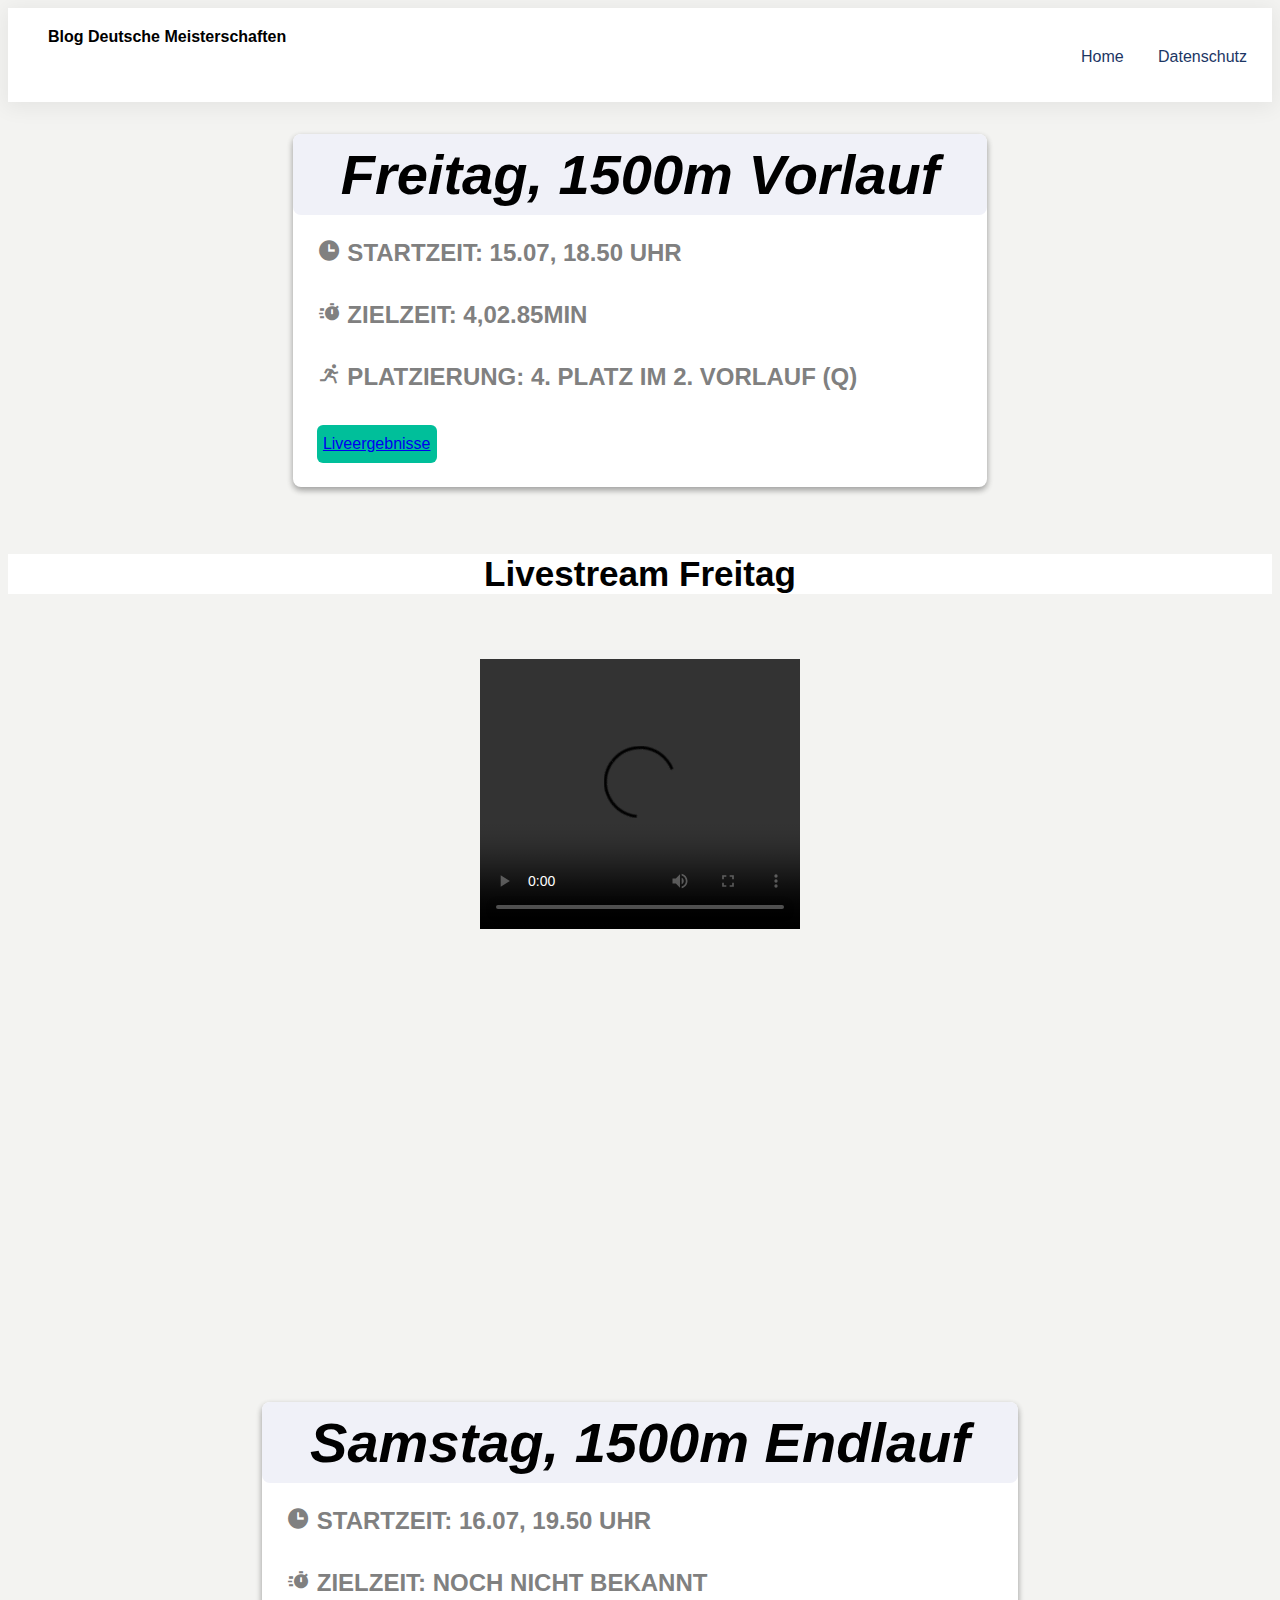
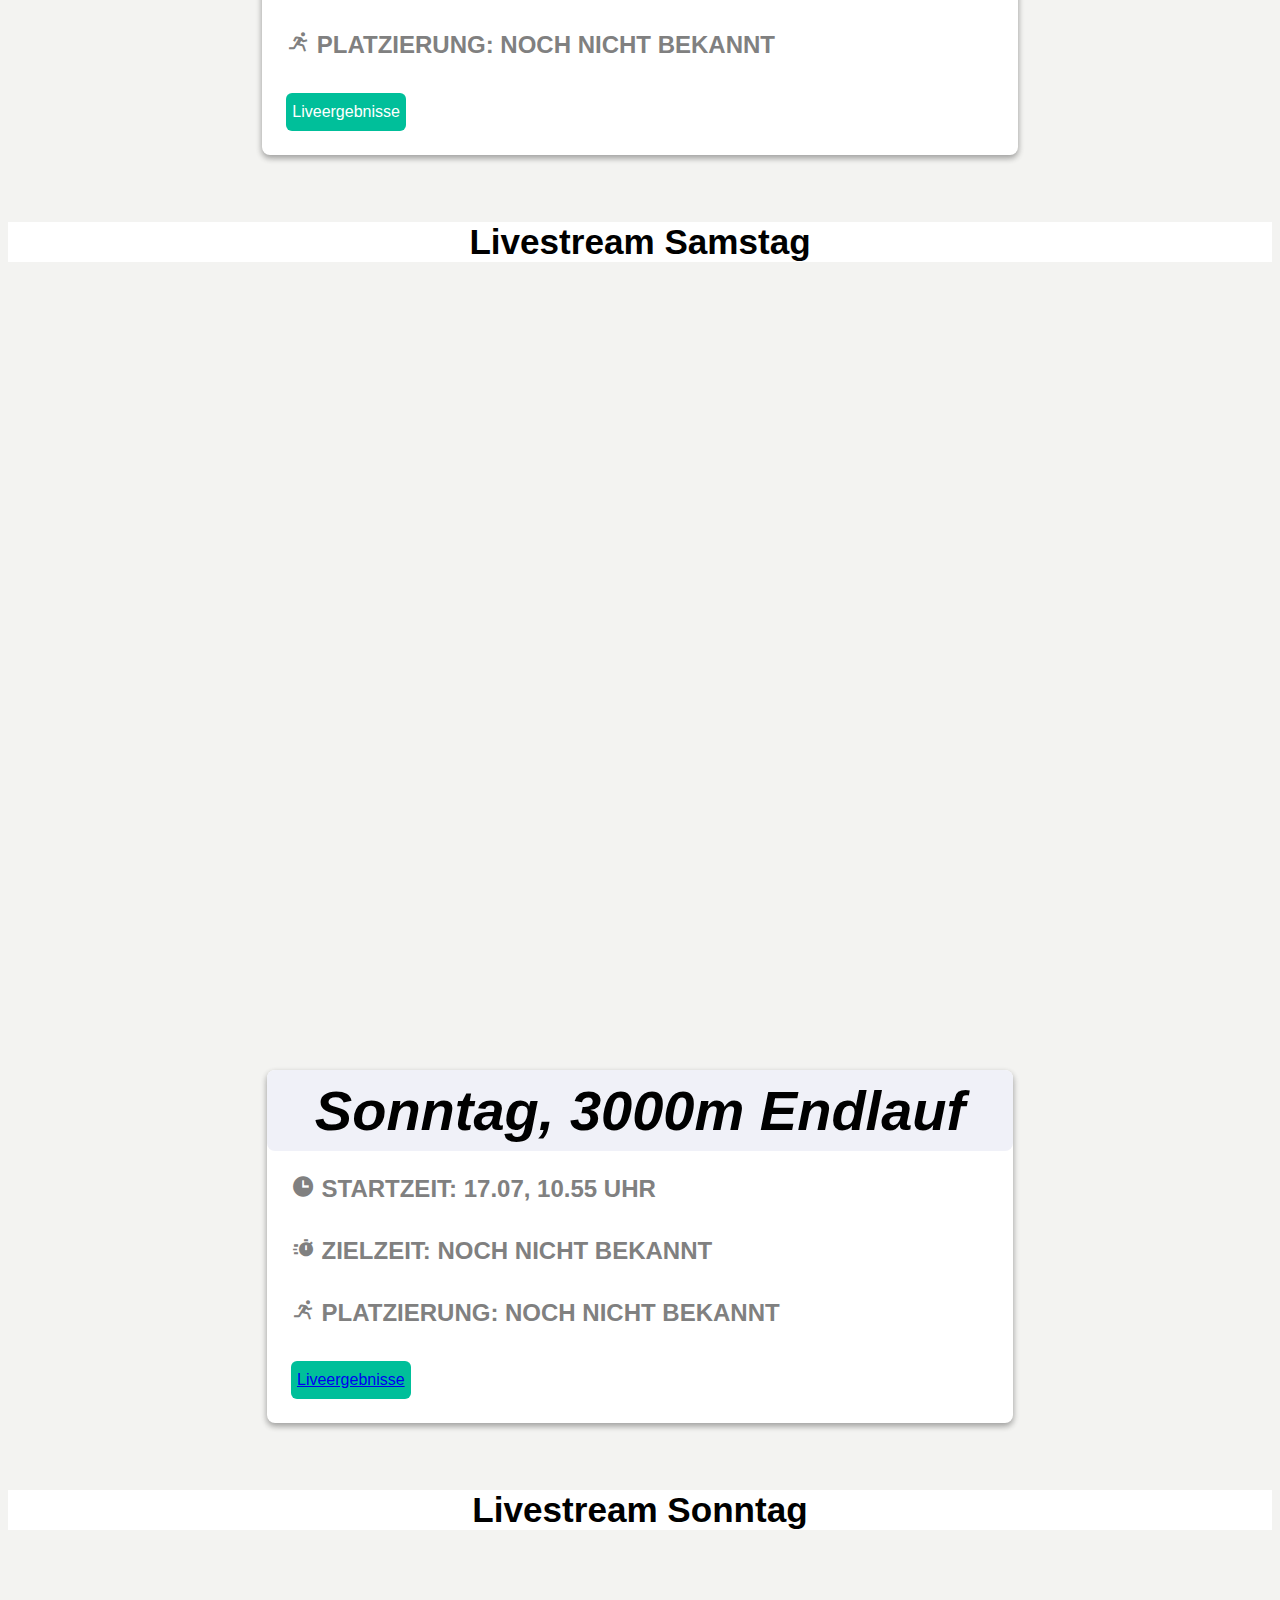
<file: deploy-6134f3c1431ea8b0c4e17faf/dm.html>
<!DOCTYPE html>
<!-- Created By CodingNepal - www.codingnepalweb.com -->
<html lang="en">
<head>
    <meta charset="UTF-8">
    <meta name="viewport" content="width=device-width, initial-scale=1.0">
    <title>Responsive Accordion Menu | CodingNepal</title>

    <link rel="stylesheet" href="https://cdnjs.cloudflare.com/ajax/libs/font-awesome/5.15.3/css/all.min.css"/>
	 <link href='https://unpkg.com/boxicons@2.0.7/css/boxicons.min.css' rel='stylesheet'>
</head>
<body>
		<header>
			<div class="head_container">
				<div class="logo">
					Blog Deutsche Meisterschaften
				</div>
				<div class="menu" id="myTopnav">
					<ul>
						<a href="javascript:void(0);" style="font-size:15px;" class="icon" onclick="openNav()">&#9776;</a>
						<li><a href="index.html">Home</a></li>
						<li><a href="datenschutzerklärung.html">Datenschutz</a></li>
					</ul>
				</div>
			</div>
		</header>
		<div id="mySidenav" class="sidenav">
			  <a href="javascript:void(0)" class="closebtn" onclick="closeNav()">&times;</a>
			  <a href="index.html">Home</a>
			  <a href="datenschutzerklärung.html">Datenschutz</a>
			  <p style="color: #1c3664; text-align: center">www.jonaskulgemeyer.tk &copy; 2022</p>
		</div>
		<script>
		function openNav() {
    document.getElementById("mySidenav").style.width = "250px";
    //document.getElementById("header").style.marginLeft = "250px";
}

function closeNav() {
    document.getElementById("mySidenav").style.width = "0";
    //document.getElementById("header").style.marginLeft= "0";
};
</script>
	<div id="live"></div>
	<div class="reveal4">
<div data-aos="zoom-in-up" class="event-container">
   

      <div class="event">
        <div class="event-left">
          <div class="event-date">
            <div class="date"><i>Freitag, 1500m Vorlauf</i></div>
            <div class="month"></div>
          </div>
        </div>

        <div class="event-right">
          <h3 class="event-title"><i class='bx bxs-time'></i> Startzeit: 15.07, 18.50 Uhr</h3>
		  <h3 class="event-title"><i class='bx bxs-timer' ></i> Zielzeit: 4,02.85min</h3>
		  	  <h3 class="event-title"><i class='bx bx-run' ></i> Platzierung: 4. Platz im 2. Vorlauf (Q)</h3>

  

          <div class="event-timing">
<a href="https://ergebnisse.leichtathletik.de/Competitions/CurrentList/405245/7772">Liveergebnisse</a>
          </div>
        </div>
      </div>

      
      

    </div>
	<div style="text-align: center; color:black; font-size:30px; background-color:white;"> 
<h3>Livestream Freitag</h3>
</div>
	<div class="video-container" style="text-align: center;"> 
<video width="320" height="270" controls autoplay>

<source src="vid1.mp4" type="video/mp4“></source>

</video>
</div>

	<div id="live"></div>
	<div class="reveal4">
<div data-aos="zoom-in-up" class="event-container">
   

      <div class="event">
        <div class="event-left">
          <div class="event-date">
            <div class="date"><i>Samstag, 1500m Endlauf</i></div>
            <div class="month"></div>
          </div>
        </div>

        <div class="event-right">
          <h3 class="event-title"><i class='bx bxs-time'></i> Startzeit: 16.07, 19.50 Uhr</h3>
		  <h3 class="event-title"><i class='bx bxs-timer' ></i> Zielzeit: Noch nicht bekannt</h3>
		  	  <h3 class="event-title"><i class='bx bx-run' ></i> Platzierung: Noch nicht bekannt</h3>

  

          <div class="event-timing">
Liveergebnisse
          </div>
        </div>
      </div>

      
      

    </div>
	<div style="text-align: center; color:black; font-size:30px; background-color:white;"> 
<h3>Livestream Samstag</h3>
</div>
	<div class="video-container" style="text-align: center;"> 
<iframe width="560" height="315" src="https://www.youtube-nocookie.com/embed/WE-C1911bSw" title="YouTube video player" frameborder="0" allow="accelerometer; autoplay; clipboard-write; encrypted-media; gyroscope; picture-in-picture" allowfullscreen></iframe>
</div>

	<div id="live"></div>
	<div class="reveal4">
<div data-aos="zoom-in-up" class="event-container">
   

      <div class="event">
        <div class="event-left">
          <div class="event-date">
            <div class="date"><i>Sonntag, 3000m Endlauf</i></div>
            <div class="month"></div>
          </div>
        </div>

        <div class="event-right">
          <h3 class="event-title"><i class='bx bxs-time'></i> Startzeit: 17.07, 10.55 Uhr</h3>
		  <h3 class="event-title"><i class='bx bxs-timer' ></i> Zielzeit: Noch nicht bekannt</h3>
		  	  <h3 class="event-title"><i class='bx bx-run' ></i> Platzierung: Noch nicht bekannt</h3>

  

          <div class="event-timing">

<a href="https://ergebnisse.leichtathletik.de/Competitions/CurrentList/405249/7772">Liveergebnisse</a>
          </div>
        </div>
      </div>

      
      

    </div>
		<div style="text-align: center; color:black; font-size:30px; background-color:white;"> 
<h3>Livestream Sonntag</h3>
</div>
	<div class="video-container" style="text-align: center;"> 
<iframe width="560" height="315" src="https://www.youtube-nocookie.com/embed/WE-C1911bSw" title="YouTube video player" frameborder="0" allow="accelerometer; autoplay; clipboard-write; encrypted-media; gyroscope; picture-in-picture" allowfullscreen></iframe>
</div>
<style>
body {
    font-family:Arial, Helvetica, sans-serif;
	color:white;
-webkit-tap-highlight-color: rgba(0,0,0,0);
-webkit-tap-highlight-color: transparent;
background:#f3f3f1;
	
}
.video-container {
	position:relative;
	padding-bottom:56.25%;
	padding-top:30px;
	height:0;
	overflow:hidden;
}

.video-container iframe, .video-container object, .video-container embed {
	position:absolute;
	top:0;
	left:0;
	width:100%;
	height:100%;
}
.event-container {
   width: 100%;
   
    background-position: center;
    background-size: cover;
    display: flex;
    justify-content: center;
    align-items: center;
  
}

.event-container h3.year {
  font-size: 40px;
  text-align: center;
  border-bottom: 1px solid #b1b1b1;
}

.event-container .event {
box-shadow: rgba(0, 0, 0, 0.16) 0px 3px 6px, rgba(0, 0, 0, 0.23) 0px 3px 6px;
 background-color:white;;
  border-radius: 8px;
  margin: 32px 0;
  
 
}

.event .event-left {
  background:#f0f1f8;
  min-width: 82px;
  display: flex;
  align-items: center;
  justify-content: center;
  color: black;
  padding: 8px 48px;
  font-weight: bold;
  text-align: center;
  border-radius: 8px ;
}

.event .event-left .date {
  font-size: 56px;
}

.event .event-left .month {
  font-size: 16px;
  font-weight: normal;
}

.event .event-right {
  display: flex;
  flex-direction: column;
  justify-content: center;
  padding: 0 24px;
}

.event .event-right h3.event-title {
  font-size: 24px;
  margin: 24px 0 10px 0;
  color: grey ;
  text-transform: uppercase;
}

.event .event-right .event-timing {
  background:#00bf9a;
  display: flex;
  align-items: center;
  justify-content: center;
  width: 100px;
  padding: 10px;
  border-radius: 6px;
  margin: 24px 0;
 
}

.event .event-right .event-timing img {
  height: 20px;
  padding-right: 8px;
}

@media (max-width: 550px) {
  .event {
    flex-direction: column;
  }
.event-container .event {
margin-left:5px;
margin-right:5px;
  
 
}

  .event .event-left {
    padding: 0;
    border-radius: 8px 8px 0 0;
  }

  .event .event-left .event-date .date,
  .event .event-left .event-date .month {
    display: inline-block;
    font-size: 24px;
  }

  .event .event-left .event-date {
    padding: 10px 0;
  }
}
header{
	border: black;
	border-width: 2px;
	box-shadow: 0px 3px 20px 3px rgba(0, 0, 0, 0.06);
}
.head_container{
	padding: 20px;
	overflow: hidden;
	background-color:white;
	color:black;
	font-weight: bold;
	
}
.logo{
	float:left;
	margin-left: 20px;
}
.logo img{
	height: 50px;
}
.menu{
	margin-top:5px;
	float:right;
}
.menu ul{
	list-style-type: none;
	    margin-right: -10px;
		margin-top:15px;
}
.menu li{
	display: inline;
	margin-right-last:0px; 
}
.menu a{
	text-decoration: none;
	font-weight: 500;
	color: #1c3664;
	    padding:10px;
	    padding-left: 15px;
	    padding-right: 15px;
}
.menu a:hover { 
	background: #F0F1F8;
    border:#0051ff;
    border-radius: 20px;
    border-style: solid;
    border-width: 2px;
    transition: 0.2s;
	color:black;

}
.icon{
	display: none;
}

menu.responsive{
	position: relative;
}
menu.responsive{
	float: none;
    display: block;
    text-align: left;
}

@media screen and (max-width: 835px) {
	.logo img {
	    height: 40px;
	}
	ul > li:first-of-type{
		
	}
	.menu{
		margin:0;
	}
}


@media screen and (max-width: 690px) {

.menu li{
	display: none;
}
.icon{
    font-weight: 900 !important;
        font-size: 27px !important;
    padding: 0;
    margin: 0;
       margin-top: -22px;
    display: flex;
}
	.logo img {
	    height: 40px;
	}
}




.sidenav {
	height: 100%;
    width: 0;
    position: fixed;
    z-index: 1;
    top: 0;
    left: 0;
    background-color: #fff;
    overflow-x: hidden;
    transition: 0.2s;
    padding-top: 87px;
    box-shadow: 2px 8px 20px rgba(0, 0, 0, 0.24);
}

.sidenav a {
    padding: 8px 8px 8px 32px;
    text-decoration: none;
    font-size: 25px;
    color: #1c3664;
    display: block;
    transition: 0.3s;
}

.sidenav a:hover, .offcanvas a:focus{
    color: #0051ff;
}

.sidenav .closebtn {
    position: absolute;
    top: 0;
    right: 25px;
    font-size: 36px;
    margin-left: 50px;
}





.container {
    width: 500px;
    min-height: 400px;
    background: #FFF;
    border-radius: 5px;
  box-shadow: 0 14px 28px rgba(0,0,0,0.25), 0 10px 10px rgba(0,0,0,0.22);
    
    padding: 40px 30px;
}

.container .login-text {
    color: #111;
    font-weight: 500;
    font-size: 1.1rem;
    text-align: center;
    margin-bottom: 20px;
    display: block;
    text-transform: capitalize;
 
}

.container .login-social {
    display: grid;
    grid-template-columns: repeat(auto-fit, minmax(50%, 1fr));
    margin-bottom: 25px;
}

.container .login-social a {
    padding: 12px;
    margin: 10px;
    border-radius: 3px;
    box-shadow: 0 0 5px rgba(0,0,0,.3);
    text-decoration: none;
    font-size: 1rem;
    text-align: center;
    color: #FFF;
    transition: .3s;
}

.container .login-social a i {
    margin-right: 5px;
}

.container .login-social a.facebook {
    background: #4267B2;
}

.container .login-social a.twitter {
    background: #1DA1F2;
}

.container .login-social a.google-plus {
    background: #db4a39;
}

.container .login-social a.linkedin {
    background: #0e76a8;
}

.container .login-social a.facebook:hover {
    background: #3d5fa3;
}

.container .login-social a.twitter:hover {
    background: #1991db;
}

.container .login-social a.google-plus:hover {
    background: #ca4334;
}

.container .login-social a.linkedin:hover {
    background: #0b5c81;
}

.container .login-email .input-group {
    width: 100%;
    height: 50px;
    margin-bottom: 25px;
}

.container .login-email .input-group input {
    width: 100%;
    height: 100%;
    border: 2px solid #e7e7e7;
    padding: 15px 20px;
    font-size: 1rem;
    border-radius: 30px;
    background: transparent;
    outline: none;
    transition: .3s;
}

.container .login-email .input-group input:focus, .container .login-email .input-group input:valid {
    border-color: #000000;
}

.container .login-email .input-group .btn {
    display: block;
    width: 100%;
    padding: 15px 20px;
    text-align: center;
    border: none;
    background: #9f9eb4;
    outline: none;
    border-radius: 30px;
    font-size: 1.2rem;
    color: #FFF;
    cursor: pointer;
    transition: .3s;
}

.container .login-email .input-group .btn:hover {
    transform: translateY(-5px);
    background: #2e218f;
}

.login-register-text {
    color: #111;
    font-weight: 600;
}

.login-register-text a {
    text-decoration: none;
    color: #26db9f;
}

@media (max-width: 430px) {
    .container {
        width: 300px;
    }
    .container .login-social {
        display: block;
    }
    .container .login-social a {
        display: block;
    }
}
</style>

</body>
</html>
</file>
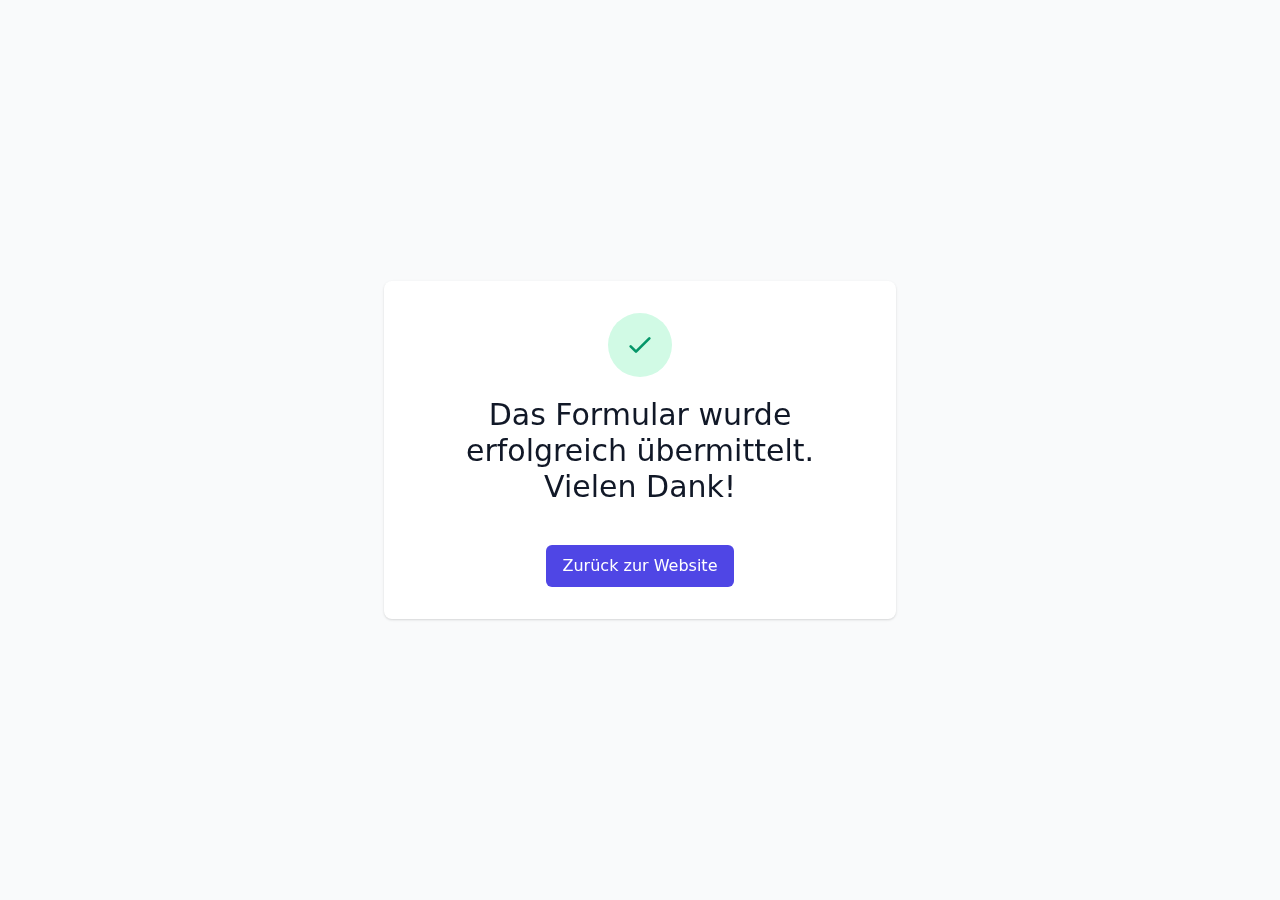
<file: deploy-6134f3c1431ea8b0c4e17faf/erfolgreichuebermittelt.html>
<!doctype html>
<html lang="de">
<head>
    <meta charset="utf-8">
    <meta name="viewport" content="width=device-width, initial-scale=1, maximum-scale=1">
    <meta http-equiv="x-ua-compatible" content="ie=edge">
    <meta name="robots" content="noindex">
<link href="https://unpkg.com/aos@2.3.1/dist/aos.css" rel="stylesheet">
    <title>Formular wurde übermittelt!</title>

    <link rel="stylesheet" href="erfolgreich.css">


</head>
<body>
    <div  id="wrapper" class="min-h-screen bg-gray-50 flex flex-col sm:justify-center sm:py-12 sm:px-6 lg:px-8" style="min-width:360px">
        <div class="sm:mx-auto sm:w-full sm:max-w-lg">
            <div data-aos="zoom-in" data-aos-duration="1000" class="bg-white py-8 px-4 shadow sm:rounded-lg sm:px-10">


                <div>
                    <div data-aos="zoom-in" data-aos-duration="3000" class="mx-auto flex items-center justify-center h-16 w-16 rounded-full bg-green-100">
                        <svg class="h-8 w-8 text-green-600" stroke="currentColor" fill="none" viewBox="0 0 24 24">
                            <path stroke-linecap="round" stroke-linejoin="round" stroke-width="2" d="M5 13l4 4L19 7"/>
                        </svg>
                    </div>
                    <div class="mt-3 text-center sm:mt-5">
                        <h3 class="text-2xl sm:text-3xl leading-8 font-medium text-gray-900">
						Das Formular wurde erfolgreich übermittelt. Vielen Dank!</h3>
                    </div>
                </div>

                <div class="mt-8 sm:mt-10 text-center">
                    <a onclick="window.history.go(-1)" class="btn-primary">Zurück zur Website</a>
                </div>
            </div>
        </div>
        
               
                </a>
            </p>
        </div>
    </div>
	
	<script src="https://unpkg.com/aos@2.3.1/dist/aos.js"></script>
<script>
  AOS.init();
</script>
</body>
</html>
</file>
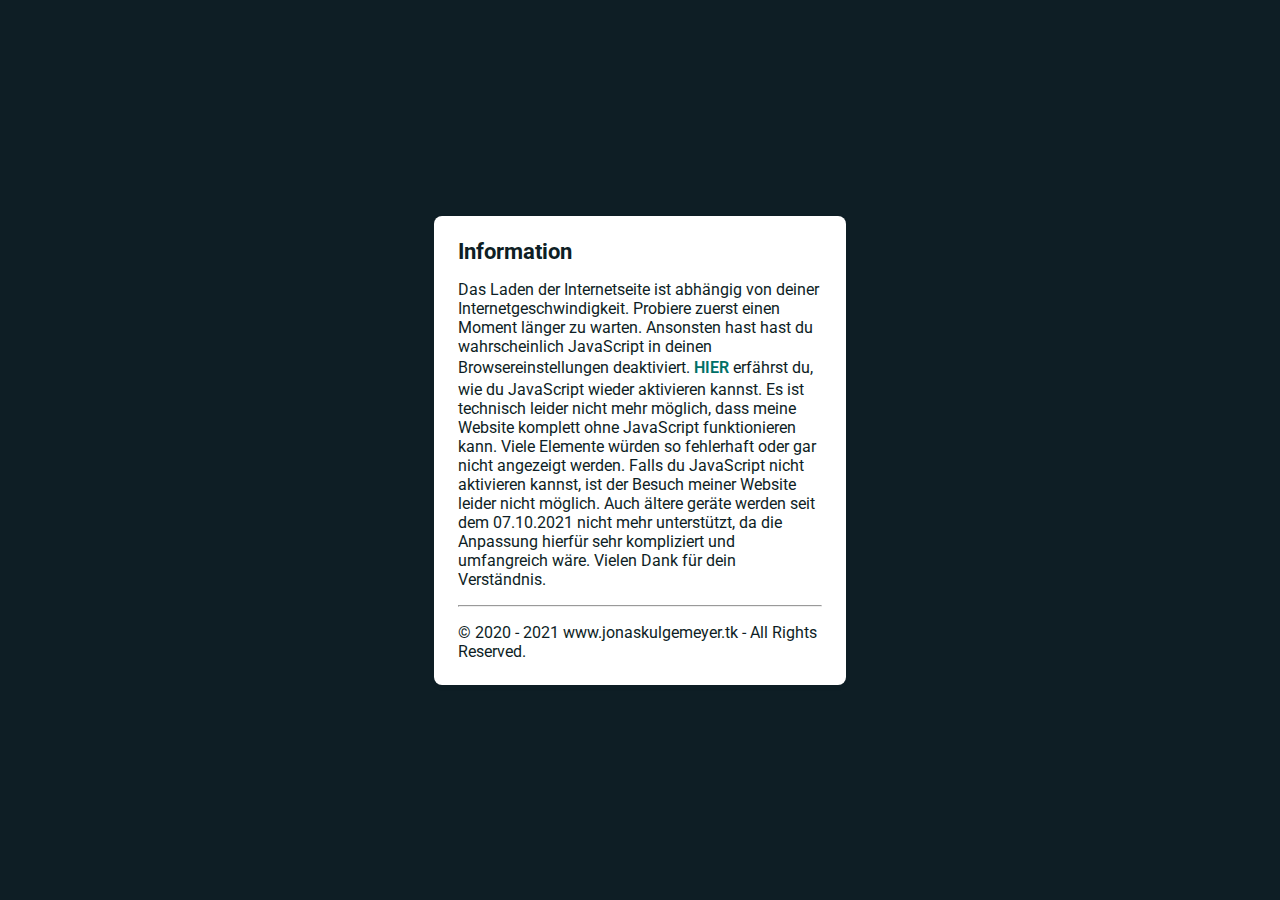
<file: deploy-6134f3c1431ea8b0c4e17faf/information.html>
<!DOCTYPE html><html>  <head>    <meta charset="utf-8">    <meta name="viewport" content="width=device-width, initial-scale=1.0, maximum-scale=1.0, user-scalable=no">    <title>Bitte lesen</title>    <link href='https://fonts.googleapis.com/css?family=Roboto:400,700&subset=latin,latin-ext' rel='stylesheet' type='text/css'>    <style>    body {      font-family: -apple-system, BlinkMacSystemFont, "Segoe UI", Roboto, Helvetica, Arial, sans-serif, "Apple Color Emoji", "Segoe UI Emoji", "Segoe UI Symbol";      background: rgb(14, 30, 37);      color: white;      overflow: hidden;      margin: 0;      padding: 0;    }    h1 {      margin: 0;      font-size: 22px;      line-height: 24px;    }    .main {      position: relative;      display: flex;      flex-direction: column;      align-items: center;      justify-content: center;      height: 100vh;      width: 100vw;    }    .card {      position: relative;      display: flex;      flex-direction: column;      width: 75%;      max-width: 364px;      padding: 24px;      background: white;      color: rgb(14, 30, 37);      border-radius: 8px;      box-shadow: 0 2px 4px 0 rgba(14, 30, 37, .16);    }    a {      margin: 0;      text-decoration: none;      font-weight: 600;      line-height: 24px;      color: #007067;    }    a svg {      position: relative;      top: 2px;    }    a:hover,    a:focus {      text-decoration: underline;      text-decoration-color: #f4bb00;    }    a:hover svg path{      fill: #007067;    }    p:last-of-type {      margin-bottom: 0;    }    </style>  </head>  <body>    <div class="main">      <div class="card">        <div class="header">          <h1>Information</h1>        </div>        <div class="body">          <p>Das Laden der Internetseite ist abhängig von deiner Internetgeschwindigkeit. Probiere zuerst einen Moment länger zu warten. Ansonsten hast hast du wahrscheinlich JavaScript in deinen Browsereinstellungen deaktiviert. <a href="https://www.enable-javascript.com/de/">HIER</a> erfährst du, wie du JavaScript wieder aktivieren kannst. Es ist technisch leider nicht mehr möglich, dass meine Website komplett ohne JavaScript funktionieren kann. Viele Elemente würden so fehlerhaft oder gar nicht angezeigt werden. Falls du JavaScript nicht aktivieren kannst, ist der Besuch meiner Website leider nicht möglich. Auch ältere geräte werden seit dem 07.10.2021 nicht mehr unterstützt, da die Anpassung hierfür sehr kompliziert und umfangreich wäre. Vielen Dank für dein Verständnis.   </p>        <hr><p>    	© 2020 - 2021 www.jonaskulgemeyer.tk - All Rights Reserved.
		     </p>        </div>      </div>    </div>    <script>      (function() {        if (document.referrer && document.location.host && document.referrer.match(new RegExp("^https?://" + document.location.host))) {          document.getElementById("back-link").setAttribute("href", document.referrer);        }      })();    </script>  </body></html>
</file>
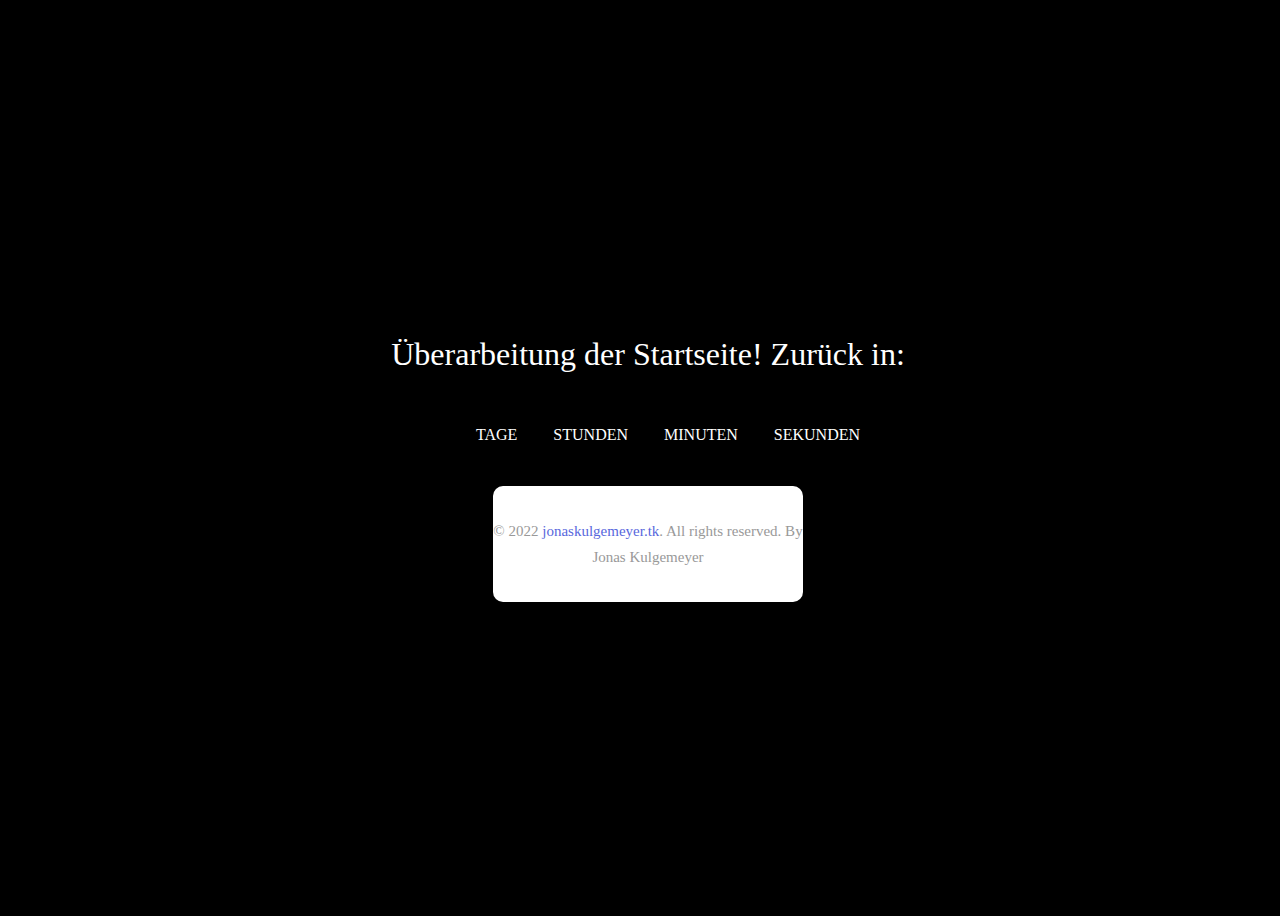
<file: deploy-6134f3c1431ea8b0c4e17faf/update.html>
<!DOCTYPE html>
<html lang="de">
  <head>
    <meta charset="utf-8">
    <meta name="viewport" content="width=device-width, initial-scale=1.0">
    <title>Titel</title>
  </head>
  <body>
<div class="container counter">
  <h1 id="head">Überarbeitung der Startseite! Zurück in: </h1>
  <ul>
    <li><span id="days"></span>tage</li>
    <li><span id="hours"></span>stunden</li>
    <li><span id="minutes"></span>minuten</li>
    <li><span id="seconds"></span>sekunden</li>
  </ul>
</div>
<div class="mini-footer">
          <div class="copyright-text">
            <p>© 2022
              <a>jonaskulgemeyer.tk</a>. All rights reserved. By
              <p>Jonas Kulgemeyer</p>
		    
            </p>
			
          </div>
		  <script>
const second = 1000,
      minute = second * 60,
      hour = minute * 60,
      day = hour * 24;

let countDown = new Date('Oct 14, 2022 20:00:00').getTime(),
    x = setInterval(function() {

      let now = new Date().getTime(),
          distance = countDown - now;

      document.getElementById('days').innerText = Math.floor(distance / (day)),
        document.getElementById('hours').innerText = Math.floor((distance % (day)) / (hour)),
        document.getElementById('minutes').innerText = Math.floor((distance % (hour)) / (minute)),
        document.getElementById('seconds').innerText = Math.floor((distance % (minute)) / second);
      
    }, second)
	</script>
<style>
body {
   width: 100%;
    min-height: 100vh;
    background: black;
    display: flex;
    justify-content: center;
    align-items: center;
    flex-direction: column;
}

.container.counter {
  color: white;
  text-align: center;
   display: flex;
    justify-content: center;
    align-items: center;
    flex-direction: column;
}

.counter h1 {
  font-weight: normal;
}

.counter li {
  display: inline-block;
  font-size: 1em;
  list-style-type: none;
  padding: 1em;
  text-transform: uppercase;
}

.counter li span {
  display: block;
  font-size: 4.5rem;
}
.mini-footer {
 background:white;
 text-align:center;
 padding:32px 0;
 margin-top:10px;
 border-radius:10px;
  margin-left:12px;
 margin-right:12px;
}
.mini-footer p {
 margin:0;
 line-height:26px;
 font-size:15px;
 color:#999;
}
.mini-footer p a {
 color:#5867dd
}
.mini-footer p a:hover {
 color:#34bfa3
}
</style>
  </body>
</html>
</file>
<file: deploy-6134f3c1431ea8b0c4e17faf/blog.css>
@import url('https://fonts.googleapis.com/css2?family=Poppins:wght@200;300;400;500;600;700&display=swap');
*{
  margin: 0;
  padding: 0;
  box-sizing: border-box;
  font-family: "Poppins", sans-serif;
}
html{
  scroll-behavior: smooth;
}
body{
  background: #1e1e2f;
}
::selection{
  color: #fff;
  background: #ff7979;
}
.wrapper{
  max-width: 1080px;
  margin: 50px auto;
  padding: 0 20px;
  position: relative;
}
.wrapper .center-line{
  position: absolute;
  height: 100%;
  width: 4px;
  background: #fff;
  left: 50%;
  top: 20px;
  transform: translateX(-50%);
}
.wrapper .row{
  display: flex;
}
.wrapper .row-1{
  justify-content: flex-start;
}
.wrapper .row-2{
  justify-content: flex-end;
}
.wrapper .row section{
  background: #27293d;
  color:white;
  border-radius: 5px;
  width: calc(50% - 40px);
  padding: 20px;
  position: relative;
}
.wrapper .row section::before{
  position: absolute;
  content: "";
  height: 15px;
  width: 15px;
  background: #fff;
  top: 28px;
  z-index: -1;
  transform: rotate(45deg);
}
.row-1 section::before{
  right: -7px;
}
.row-2 section::before{
  left: -7px;
}
.row section .icon,
.center-line .scroll-icon{
  position: absolute;
  background: #f2f2f2;
  height: 40px;
  width: 40px;
  text-align: center;
  line-height: 40px;
  border-radius: 50%;
  color: #ff7979;
  font-size: 17px;
  box-shadow: 0 0 0 4px #fff, inset 0 2px 0 rgba(0,0,0,0.08), 0 3px 0 4px rgba(0,0,0,0.05);
}
.center-line .scroll-icon{
  bottom: 0px;
  left: 50%;
  font-size: 25px;
  transform: translateX(-50%);
}
.row-1 section .icon{
  top: 15px;
  right: -60px;
}
.row-2 section .icon{
  top: 15px;
  left: -60px;
}
.row section .details,
.row section .bottom{
  display: flex;
  align-items: center;
  justify-content: space-between;
}
.row section .details .title{
  font-size: 22px;
  font-weight: 600;
}
.row section p{
  margin: 10px 0 17px 0;
}
.row section .sicher a{
  text-decoration: none;
  background: #00bf9a;
  color: #fff;
  padding: 7px 15px;
  border-radius: 5px;
  /* font-size: 17px; */
  font-weight: 400;

}
.row section .unsicher a{
  text-decoration: none;
  background: #f0506e;
  color: #fff;
  padding: 7px 15px;
  border-radius: 5px;
  /* font-size: 17px; */
  font-weight: 400;
 
}

@media(max-width: 790px){
  .wrapper .center-line{
    left: 40px;
  }
  .wrapper .row{
    margin: 30px 0 3px 60px;
  }
  .wrapper .row section{
    width: 100%;
  }
  .row-1 section::before{
    left: -7px;
  }
  .row-1 section .icon{
    left: -60px;
  }
}
@media(max-width: 440px){
  .wrapper .center-line,
  .row section::before,
  .row section .icon{
    display: none;
  }
  .wrapper .row{
    margin: 10px 0;
  }
}
header{
	border: black;
	border-width: 2px;
	box-shadow: 0px 3px 20px 3px rgba(0, 0, 0, 0.06);
}
.head_container{
	padding: 20px;
	overflow: hidden;
	background-color:white;
}
.logo{
	float:left;
	margin-left: 20px;
}
.logo img{
	height: 50px;
}
.menu{
	margin-top:5px;
	float:right;
}
.menu ul{
	list-style-type: none;
	    margin-right: -10px;
		margin-top:15px;
}
.menu li{
	display: inline;
	margin-right-last:0px; 
}
.menu a{
	text-decoration: none;
	font-weight: 500;
	color: #1c3664;
	    padding:10px;
	    padding-left: 15px;
	    padding-right: 15px;
}
.menu a:hover { 
	background: #F0F1F8;
    border:#0051ff;
    border-radius: 20px;
    border-style: solid;
    border-width: 2px;
    transition: 0.2s;
	color:black;

}
.icon{
	display: none;
}

menu.responsive{
	position: relative;
}
menu.responsive{
	float: none;
    display: block;
    text-align: left;
}

@media screen and (max-width: 835px) {
	.logo img {
	    height: 40px;
	}
	ul > li:first-of-type{
		
	}
	.menu{
		margin:0;
	}
}


@media screen and (max-width: 690px) {

.menu li{
	display: none;
}
.icon{
    font-weight: 900 !important;
        font-size: 27px !important;
    padding: 0;
    margin: 0;
       margin-top: -22px;
    display: flex;
}
	.logo img {
	    height: 40px;
	}
}




.sidenav {
	height: 100%;
    width: 0;
    position: fixed;
    z-index: 1;
    top: 0;
    left: 0;
    background-color: #fff;
    overflow-x: hidden;
    transition: 0.2s;
    padding-top: 87px;
    box-shadow: 2px 8px 20px rgba(0, 0, 0, 0.24);
}

.sidenav a {
    padding: 8px 8px 8px 32px;
    text-decoration: none;
    font-size: 25px;
    color: #1c3664;
    display: block;
    transition: 0.3s;
}

.sidenav a:hover, .offcanvas a:focus{
    color: #0051ff;
}

.sidenav .closebtn {
    position: absolute;
    top: 0;
    right: 25px;
    font-size: 36px;
    margin-left: 50px;
}
</file>
<file: deploy-6134f3c1431ea8b0c4e17faf/datenschutz.css>
@import url('https://fonts.googleapis.com/css2?family=Poppins:ital,wght@0,100;0,200;0,300;0,400;0,500;0,600;0,700;0,800;0,900;1,100;1,200;1,300;1,400;1,500;1,600;1,700;1,800;1,900&display=swap');

* {
    margin: 0;
    padding: 0;
    box-sizing: border-box;
    font-family: 'Poppins', sans-serif;
}

.mitte {
    width: 100%;
    min-height: 100vh;
    background-color: white;
    background-position: center;
    background-size: cover;
    display: flex;
    justify-content: center;
    align-items: center;
    opacity: 85%;
	margin-top:20px;
	margin-bottom:20px;
}
header{
	border: black;
	border-width: 2px;
	box-shadow: 0px 3px 20px 3px rgba(0, 0, 0, 0.06);
}
.head_container{
	padding: 20px;
	overflow: hidden;
	background-color:white;
}
.logo{
	float:left;
	margin-left: 20px;
}
.logo img{
	height: 50px;
}
.menu{
	margin-top:5px;
	float:right;
}
.menu ul{
	list-style-type: none;
	    margin-right: -10px;
		margin-top:15px;
}
.menu li{
	display: inline;
	margin-right-last:0px; 
}
.menu a{
	text-decoration: none;
	font-weight: 500;
	color: #1c3664;
	    padding:10px;
	    padding-left: 15px;
	    padding-right: 15px;
}
.menu a:hover { 
	background: #F0F1F8;
    border:#0051ff;
    border-radius: 20px;
    border-style: solid;
    border-width: 2px;
    transition: 0.2s;
	color:black;

}
.icon{
	display: none;
}

menu.responsive{
	position: relative;
}
menu.responsive{
	float: none;
    display: block;
    text-align: left;
}

@media screen and (max-width: 835px) {
	.logo img {
	    height: 40px;
	}
	ul > li:first-of-type{
		
	}
	.menu{
		margin:0;
	}
}


@media screen and (max-width: 690px) {

.menu li{
	display: none;
}
.icon{
    font-weight: 900 !important;
        font-size: 27px !important;
    padding: 0;
    margin: 0;
       margin-top: -22px;
    display: flex;
}
	.logo img {
	    height: 40px;
	}
}




.sidenav {
	height: 100%;
    width: 0;
    position: fixed;
    z-index: 1;
    top: 0;
    left: 0;
    background-color: #fff;
    overflow-x: hidden;
    transition: 0.2s;
    padding-top: 87px;
    box-shadow: 2px 8px 20px rgba(0, 0, 0, 0.24);
}

.sidenav a {
    padding: 8px 8px 8px 32px;
    text-decoration: none;
    font-size: 25px;
    color: #1c3664;
    display: block;
    transition: 0.3s;
}

.sidenav a:hover, .offcanvas a:focus{
    color: #0051ff;
}

.sidenav .closebtn {
    position: absolute;
    top: 0;
    right: 25px;
    font-size: 36px;
    margin-left: 50px;
}





.container {
    width: 500px;
    min-height: 400px;
    background: #FFF;
    border-radius: 5px;
  box-shadow: 0 14px 28px rgba(0,0,0,0.25), 0 10px 10px rgba(0,0,0,0.22);
    
    padding: 40px 30px;
}

.container .login-text {
    color: #111;
    font-weight: 500;
    font-size: 1.1rem;
    text-align: center;
    margin-bottom: 20px;
    display: block;
    text-transform: capitalize;
 
}

.container .login-social {
    display: grid;
    grid-template-columns: repeat(auto-fit, minmax(50%, 1fr));
    margin-bottom: 25px;
}

.container .login-social a {
    padding: 12px;
    margin: 10px;
    border-radius: 3px;
    box-shadow: 0 0 5px rgba(0,0,0,.3);
    text-decoration: none;
    font-size: 1rem;
    text-align: center;
    color: #FFF;
    transition: .3s;
}

.container .login-social a i {
    margin-right: 5px;
}

.container .login-social a.facebook {
    background: #4267B2;
}

.container .login-social a.twitter {
    background: #1DA1F2;
}

.container .login-social a.google-plus {
    background: #db4a39;
}

.container .login-social a.linkedin {
    background: #0e76a8;
}

.container .login-social a.facebook:hover {
    background: #3d5fa3;
}

.container .login-social a.twitter:hover {
    background: #1991db;
}

.container .login-social a.google-plus:hover {
    background: #ca4334;
}

.container .login-social a.linkedin:hover {
    background: #0b5c81;
}

.container .login-email .input-group {
    width: 100%;
    height: 50px;
    margin-bottom: 25px;
}

.container .login-email .input-group input {
    width: 100%;
    height: 100%;
    border: 2px solid #e7e7e7;
    padding: 15px 20px;
    font-size: 1rem;
    border-radius: 30px;
    background: transparent;
    outline: none;
    transition: .3s;
}

.container .login-email .input-group input:focus, .container .login-email .input-group input:valid {
    border-color: #000000;
}

.container .login-email .input-group .btn {
    display: block;
    width: 100%;
    padding: 15px 20px;
    text-align: center;
    border: none;
    background: #9f9eb4;
    outline: none;
    border-radius: 30px;
    font-size: 1.2rem;
    color: #FFF;
    cursor: pointer;
    transition: .3s;
}

.container .login-email .input-group .btn:hover {
    transform: translateY(-5px);
    background: #2e218f;
}

.login-register-text {
    color: #111;
    font-weight: 600;
}

.login-register-text a {
    text-decoration: none;
    color: #26db9f;
}

@media (max-width: 430px) {
    .container {
        width: 300px;
    }
    .container .login-social {
        display: block;
    }
    .container .login-social a {
        display: block;
    }
}
</file>
<file: deploy-6134f3c1431ea8b0c4e17faf/erfolgreich.css>
:root{-moz-tab-size:4;-o-tab-size:4;tab-size:4}html{line-height:1.15;-webkit-text-size-adjust:100%}body{margin:0;font-family:system-ui,-apple-system,Segoe UI,Roboto,Helvetica,Arial,sans-serif,Apple Color Emoji,Segoe UI Emoji}hr{height:0;color:inherit}abbr[title]{-webkit-text-decoration:underline dotted;text-decoration:underline dotted}b,strong{font-weight:bolder}code,kbd,pre,samp{font-family:ui-monospace,SFMono-Regular,Consolas,Liberation Mono,Menlo,monospace;font-size:1em}small{font-size:80%}sub,sup{font-size:75%;line-height:0;position:relative;vertical-align:baseline}sub{bottom:-.25em}sup{top:-.5em}table{text-indent:0;border-color:inherit}button,input,optgroup,select,textarea{font-family:inherit;font-size:100%;line-height:1.15;margin:0}button,select{text-transform:none}[type=button],[type=submit],button{-webkit-appearance:button}legend{padding:0}progress{vertical-align:baseline}summary{display:list-item}blockquote,dd,dl,figure,h1,h2,h3,h4,h5,h6,hr,p,pre{margin:0}button{background-color:transparent;background-image:none}button:focus{outline:1px dotted;outline:5px auto -webkit-focus-ring-color}fieldset,ol,ul{margin:0;padding:0}ol,ul{list-style:none}html{font-family:Inter var,ui-sans-serif,system-ui,-apple-system,BlinkMacSystemFont,Segoe UI,Roboto,Helvetica Neue,Arial,Noto Sans,sans-serif,Apple Color Emoji,Segoe UI Emoji,Segoe UI Symbol,Noto Color Emoji;line-height:1.5}body{font-family:inherit;line-height:inherit}*,:after,:before{box-sizing:border-box;border:0 solid #e5e7eb}hr{border-top-width:1px}img{border-style:solid}textarea{resize:vertical}input::-moz-placeholder,textarea::-moz-placeholder{color:#9ca3af}input:-ms-input-placeholder,textarea:-ms-input-placeholder{color:#9ca3af}input::placeholder,textarea::placeholder{color:#9ca3af}[role=button],button{cursor:pointer}table{border-collapse:collapse}h1,h2,h3,h4,h5,h6{font-size:inherit;font-weight:inherit}a{color:inherit;text-decoration:inherit}button,input,optgroup,select,textarea{padding:0;line-height:inherit;color:inherit}code,kbd,pre,samp{font-family:ui-monospace,SFMono-Regular,Menlo,Monaco,Consolas,Liberation Mono,Courier New,monospace}audio,canvas,embed,iframe,img,object,svg,video{display:block;vertical-align:middle}img,video{max-width:100%;height:auto}[multiple],[type=email],[type=number],[type=password],[type=text],[type=time],[type=url],select,textarea{-webkit-appearance:none;-moz-appearance:none;appearance:none;background-color:#fff;border-color:#6b7280;border-width:1px;border-radius:0;padding:.5rem .75rem;font-size:1rem;line-height:1.5rem}[multiple]:focus,[type=email]:focus,[type=number]:focus,[type=password]:focus,[type=text]:focus,[type=time]:focus,[type=url]:focus,select:focus,textarea:focus{outline:2px solid transparent;outline-offset:2px;--tw-ring-inset:var(--tw-empty,/*!*/ /*!*/);--tw-ring-offset-width:0px;--tw-ring-offset-color:#fff;--tw-ring-color:#2563eb;--tw-ring-offset-shadow:var(--tw-ring-inset) 0 0 0 var(--tw-ring-offset-width) var(--tw-ring-offset-color);--tw-ring-shadow:var(--tw-ring-inset) 0 0 0 calc(1px + var(--tw-ring-offset-width)) var(--tw-ring-color);box-shadow:var(--tw-ring-offset-shadow),var(--tw-ring-shadow),var(--tw-shadow,0 0 transparent);border-color:#2563eb}input::-moz-placeholder,textarea::-moz-placeholder{color:#6b7280;opacity:1}input:-ms-input-placeholder,textarea:-ms-input-placeholder{color:#6b7280;opacity:1}input::placeholder,textarea::placeholder{color:#6b7280;opacity:1}select{background-image:url("data:image/svg+xml;charset=utf-8,%3Csvg xmlns='http://www.w3.org/2000/svg' fill='none' viewBox='0 0 20 20'%3E%3Cpath stroke='%236b7280' stroke-linecap='round' stroke-linejoin='round' stroke-width='1.5' d='M6 8l4 4 4-4'/%3E%3C/svg%3E");background-position:right .5rem center;background-repeat:no-repeat;background-size:1.5em 1.5em;padding-right:2.5rem;-webkit-print-color-adjust:exact;color-adjust:exact}[multiple]{background-image:none;background-position:0 0;background-repeat:unset;background-size:initial;padding-right:.75rem;-webkit-print-color-adjust:unset;color-adjust:unset}[type=checkbox]{-webkit-appearance:none;-moz-appearance:none;appearance:none;padding:0;-webkit-print-color-adjust:exact;color-adjust:exact;display:inline-block;vertical-align:middle;background-origin:border-box;-webkit-user-select:none;-moz-user-select:none;-ms-user-select:none;user-select:none;flex-shrink:0;height:1rem;width:1rem;color:#2563eb;background-color:#fff;border-color:#6b7280;border-width:1px;border-radius:0}[type=checkbox]:focus{outline:2px solid transparent;outline-offset:2px;--tw-ring-inset:var(--tw-empty,/*!*/ /*!*/);--tw-ring-offset-width:2px;--tw-ring-offset-color:#fff;--tw-ring-color:#2563eb;--tw-ring-offset-shadow:var(--tw-ring-inset) 0 0 0 var(--tw-ring-offset-width) var(--tw-ring-offset-color);--tw-ring-shadow:var(--tw-ring-inset) 0 0 0 calc(2px + var(--tw-ring-offset-width)) var(--tw-ring-color);box-shadow:var(--tw-ring-offset-shadow),var(--tw-ring-shadow),var(--tw-shadow,0 0 transparent)}[type=checkbox]:checked{background-size:100% 100%;background-position:50%;background-repeat:no-repeat;background-image:url("data:image/svg+xml;charset=utf-8,%3Csvg viewBox='0 0 16 16' fill='%23fff' xmlns='http://www.w3.org/2000/svg'%3E%3Cpath d='M12.207 4.793a1 1 0 010 1.414l-5 5a1 1 0 01-1.414 0l-2-2a1 1 0 011.414-1.414L6.5 9.086l4.293-4.293a1 1 0 011.414 0z'/%3E%3C/svg%3E")}[type=checkbox]:checked,[type=checkbox]:checked:focus,[type=checkbox]:checked:hover{border-color:transparent;background-color:currentColor}[type=checkbox]:indeterminate{background-image:url("data:image/svg+xml;charset=utf-8,%3Csvg xmlns='http://www.w3.org/2000/svg' fill='none' viewBox='0 0 16 16'%3E%3Cpath stroke='%23fff' stroke-linecap='round' stroke-linejoin='round' stroke-width='2' d='M4 8h8'/%3E%3C/svg%3E");border-color:transparent;background-color:currentColor;background-size:100% 100%;background-position:50%;background-repeat:no-repeat}[type=checkbox]:indeterminate:focus,[type=checkbox]:indeterminate:hover{border-color:transparent;background-color:currentColor}[type=file]{background:unset;border-color:inherit;border-width:0;border-radius:0;padding:0;font-size:unset;line-height:inherit}[type=file]:focus{outline:1px auto -webkit-focus-ring-color}body{--tw-bg-opacity:1;background-color:rgba(243,244,246,var(--tw-bg-opacity));-webkit-font-smoothing:antialiased;-moz-osx-font-smoothing:grayscale}a{color:rgba(79,70,229,var(--tw-text-opacity));transition-property:background-color,border-color,color,fill,stroke,opacity,box-shadow,transform;transition-timing-function:cubic-bezier(.4,0,.2,1);transition-duration:.15s}a,a:active,a:hover{--tw-text-opacity:1}a:active,a:hover{color:rgba(49,46,129,var(--tw-text-opacity))}b,strong{font-weight:600}:not(pre)>code,:not(pre)>kbd,:not(pre)>samp{--tw-bg-opacity:1;background-color:rgba(254,243,199,var(--tw-bg-opacity));display:inline-block;padding-left:.25rem;padding-right:.25rem;--tw-text-opacity:1;color:rgba(217,119,6,var(--tw-text-opacity))}.prose{color:#374151;max-width:65ch}.prose [class~=lead]{color:#4b5563;font-size:1.25em;line-height:1.6;margin-top:1.2em;margin-bottom:1.2em}.prose a{color:#111827;text-decoration:underline;font-weight:500}.prose strong{color:#111827;font-weight:600}.prose ol{counter-reset:list-counter;margin-top:1.25em;margin-bottom:1.25em}.prose ol>li{position:relative;counter-increment:list-counter;padding-left:1.75em}.prose ol>li:before{content:counter(list-counter) ".";position:absolute;font-weight:400;color:#6b7280;left:0}.prose ul>li{position:relative;padding-left:1.75em}.prose ul>li:before{content:"";position:absolute;background-color:#d1d5db;border-radius:50%;width:.375em;height:.375em;top:.6875em;left:.25em}.prose hr{border-color:#e5e7eb;border-top-width:1px;margin-top:3em;margin-bottom:3em}.prose blockquote{font-weight:500;font-style:italic;color:#111827;border-left-width:.25rem;border-left-color:#e5e7eb;quotes:"\201C""\201D""\2018""\2019";margin-top:1.6em;margin-bottom:1.6em;padding-left:1em}.prose blockquote p:first-of-type:before{content:open-quote}.prose blockquote p:last-of-type:after{content:close-quote}.prose h1{color:#111827;font-weight:800;font-size:2.25em;margin-top:0;margin-bottom:.8888889em;line-height:1.1111111}.prose h2{color:#111827;font-weight:700;font-size:1.5em;margin-top:2em;margin-bottom:1em;line-height:1.3333333}.prose h3{font-size:1.25em;margin-top:1.6em;margin-bottom:.6em;line-height:1.6}.prose h3,.prose h4{color:#111827;font-weight:600}.prose h4{margin-top:1.5em;margin-bottom:.5em;line-height:1.5}.prose figure figcaption{color:#6b7280;font-size:.875em;line-height:1.4285714;margin-top:.8571429em}.prose code{color:#111827;font-weight:600;font-size:.875em}.prose code:after,.prose code:before{content:"`"}.prose a code{color:#111827}.prose pre{color:#e5e7eb;background-color:#1f2937;overflow-x:auto;font-size:.875em;line-height:1.7142857;margin-top:1.7142857em;margin-bottom:1.7142857em;border-radius:.375rem;padding:.8571429em 1.1428571em}.prose pre code{background-color:transparent;border-width:0;border-radius:0;padding:0;font-weight:400;color:inherit;font-size:inherit;font-family:inherit;line-height:inherit}.prose pre code:after,.prose pre code:before{content:""}.prose table{width:100%;table-layout:auto;text-align:left;margin-top:2em;margin-bottom:2em;font-size:.875em;line-height:1.7142857}.prose thead{color:#111827;font-weight:600;border-bottom-width:1px;border-bottom-color:#d1d5db}.prose thead th{vertical-align:bottom;padding-right:.5714286em;padding-bottom:.5714286em;padding-left:.5714286em}.prose tbody tr{border-bottom-width:1px;border-bottom-color:#e5e7eb}.prose tbody tr:last-child{border-bottom-width:0}.prose tbody td{vertical-align:top;padding:.5714286em}.prose{font-size:1rem;line-height:1.75}.prose p{margin-top:1.25em;margin-bottom:1.25em}.prose figure,.prose img,.prose video{margin-top:2em;margin-bottom:2em}.prose figure>*{margin-top:0;margin-bottom:0}.prose h2 code{font-size:.875em}.prose h3 code{font-size:.9em}.prose ul{margin-top:1.25em;margin-bottom:1.25em}.prose li{margin-top:.5em;margin-bottom:.5em}.prose>ul>li p{margin-top:.75em;margin-bottom:.75em}.prose>ul>li>:first-child{margin-top:1.25em}.prose>ul>li>:last-child{margin-bottom:1.25em}.prose>ol>li>:first-child{margin-top:1.25em}.prose>ol>li>:last-child{margin-bottom:1.25em}.prose ol ol,.prose ol ul,.prose ul ol,.prose ul ul{margin-top:.75em;margin-bottom:.75em}.prose h2+*,.prose h3+*,.prose h4+*,.prose hr+*{margin-top:0}.prose thead th:first-child{padding-left:0}.prose thead th:last-child{padding-right:0}.prose tbody td:first-child{padding-left:0}.prose tbody td:last-child{padding-right:0}.prose>:first-child{margin-top:0}.prose>:last-child{margin-bottom:0}.prose-blue a,.prose-blue a code{color:#2563eb}.topbar .btn{border-radius:.375rem;font-weight:500;font-size:1rem;line-height:1.5rem;margin-left:1rem;padding:.5rem .75rem;--tw-text-opacity:1;color:rgba(219,234,254,var(--tw-text-opacity));text-transform:uppercase;transition-property:background-color,border-color,color,fill,stroke;transition-timing-function:cubic-bezier(.4,0,.2,1);transition-duration:.15s;transition-duration:.2s}.topbar .btn:focus,.topbar .btn:hover{--tw-text-opacity:1;color:rgba(255,255,255,var(--tw-text-opacity))}.topbar .btn:focus{--tw-bg-opacity:1;background-color:rgba(37,99,235,var(--tw-bg-opacity));outline:2px solid transparent;outline-offset:2px}.topbar .btn:first-child{margin-left:0}.topbar .btn.current{--tw-bg-opacity:1;background-color:rgba(37,99,235,var(--tw-bg-opacity));--tw-text-opacity:1;color:rgba(255,255,255,var(--tw-text-opacity))}.topbar .btn.current:focus{--tw-bg-opacity:1;background-color:rgba(29,78,216,var(--tw-bg-opacity))}.topbar .btn-m{border-radius:.375rem;display:block;font-weight:500;font-size:1rem;line-height:1.5rem;margin-top:.25rem;padding:.5rem .75rem;--tw-text-opacity:1;color:rgba(219,234,254,var(--tw-text-opacity));text-transform:uppercase;transition-property:background-color,border-color,color,fill,stroke;transition-timing-function:cubic-bezier(.4,0,.2,1);transition-duration:.15s;transition-duration:.2s}.topbar .btn-m:focus,.topbar .btn-m:hover{--tw-text-opacity:1;color:rgba(255,255,255,var(--tw-text-opacity))}.topbar .btn-m:focus{--tw-bg-opacity:1;background-color:rgba(37,99,235,var(--tw-bg-opacity));outline:2px solid transparent;outline-offset:2px}.topbar .btn-m:first-child{margin-top:0}.topbar .btn-m.current{--tw-bg-opacity:1;background-color:rgba(37,99,235,var(--tw-bg-opacity));--tw-text-opacity:1;color:rgba(255,255,255,var(--tw-text-opacity))}.topbar .btn-m.current:focus{--tw-bg-opacity:1;background-color:rgba(29,78,216,var(--tw-bg-opacity))}body.overlap .topbar{--tw-bg-opacity:1;background-color:rgba(59,130,246,var(--tw-bg-opacity));padding-bottom:8rem}body.overlap .topbar .wrap{--tw-border-opacity:1;border-color:rgba(37,99,235,var(--tw-border-opacity));border-bottom-width:1px}body.overlap main{margin-top:-8rem}.modal{display:flex;padding-left:1rem;padding-right:1rem;padding-bottom:1.5rem;z-index:10}.modal,.modal .overlay{position:fixed;right:0;left:0;bottom:0}.modal .overlay{opacity:1;top:0;z-index:30;transition-property:opacity;transition-timing-function:cubic-bezier(.4,0,.2,1);transition-duration:.15s;transition-timing-function:cubic-bezier(.4,0,1,1);transition-duration:.3s}.modal .overlay>div{--tw-bg-opacity:1;background-color:rgba(107,114,128,var(--tw-bg-opacity));opacity:.75;position:absolute;top:0;right:0;bottom:0;left:0}.modal .dialog{--tw-bg-opacity:1;background-color:rgba(255,255,255,var(--tw-bg-opacity));border-radius:.5rem;opacity:1;overflow-y:auto;overflow-x:hidden;padding:1.25rem 1rem 1rem;--tw-shadow:0 20px 25px -5px rgba(0,0,0,0.1),0 10px 10px -5px rgba(0,0,0,0.04);box-shadow:var(--tw-ring-offset-shadow,0 0 transparent),var(--tw-ring-shadow,0 0 transparent),var(--tw-shadow);width:100%;z-index:40;--tw-translate-x:0;--tw-translate-y:0;--tw-rotate:0;--tw-skew-x:0;--tw-skew-y:0;--tw-scale-x:1;--tw-scale-y:1;transform:translateX(var(--tw-translate-x)) translateY(var(--tw-translate-y)) rotate(var(--tw-rotate)) skewX(var(--tw-skew-x)) skewY(var(--tw-skew-y)) scaleX(var(--tw-scale-x)) scaleY(var(--tw-scale-y));--tw-translate-y:0px;transition-property:all;transition-timing-function:cubic-bezier(.4,0,.2,1);transition-duration:.15s;transition-timing-function:cubic-bezier(.4,0,1,1);transition-duration:.3s;max-height:93vh}.modal.closed .dialog,.modal.closed .overlay{opacity:0;transition-timing-function:cubic-bezier(0,0,.2,1)}.modal.closed .dialog{--tw-translate-y:1rem}@media (min-width:640px){.modal{align-items:center;justify-content:center;padding:0;top:0;right:0;bottom:0;left:0}.modal .dialog{max-width:24rem;padding:1.5rem;--tw-scale-x:1;--tw-scale-y:1}.modal.closed .dialog{--tw-scale-x:.95;--tw-scale-y:.95;--tw-translate-y:0px}}.modal.full{display:flex;align-items:center;justify-content:center;padding:1rem;position:fixed;top:0;right:0;bottom:0;left:0}.modal.full .dialog{display:flex;flex-direction:column;height:100%;margin-left:auto;margin-right:auto;max-width:72rem;padding:0;position:relative}@media (min-width:640px){.modal.full .dialog{max-width:72rem;padding:0}}@media (min-width:768px){.modal.full{padding:2rem}}@media (min-width:640px){.modal.wider .dialog{max-width:36rem}}@media (min-width:640px){.mailaddresses{--tw-border-opacity:1;border-color:rgba(229,231,235,var(--tw-border-opacity));border-top-width:1px;display:grid;align-items:flex-start;padding-top:2.5rem;gap:1rem;grid-template-columns:repeat(3,minmax(0,1fr))}}@media (min-width:640px){.mailaddresses>.cont{grid-column:span 2/span 2}}.mailaddresses>.cont>ul.list{--tw-border-opacity:1;border-color:rgba(229,231,235,var(--tw-border-opacity));border-radius:.375rem;border-width:1px}.mailaddresses>.cont>ul.list>li>div:first-child{display:flex;align-items:center;flex:1 1 0%;width:0}.mailaddresses>.cont>ul.list>li.empty{--tw-bg-opacity:1;background-color:rgba(249,250,251,var(--tw-bg-opacity));display:flex;align-items:center;justify-content:space-between;font-size:1rem;line-height:1.5rem;line-height:1.25rem;padding:.75rem 1rem .75rem .75rem}.mailaddresses>.cont>ul.list>li.empty>div>span{flex:1 1 0%;--tw-text-opacity:1;color:rgba(107,114,128,var(--tw-text-opacity));overflow:hidden;text-overflow:ellipsis;white-space:nowrap;width:0}.mailaddresses>.cont>ul.list>li.entry{--tw-bg-opacity:1;background-color:rgba(249,250,251,var(--tw-bg-opacity));--tw-border-opacity:1;border-color:rgba(229,231,235,var(--tw-border-opacity));border-top-width:1px;display:flex;align-items:center;justify-content:space-between;font-size:.875rem;line-height:1.25rem;padding:.75rem 1rem .75rem .75rem}.mailaddresses>.cont>ul.list>li.entry svg{display:inline;flex-shrink:0;height:1.25rem;width:1.25rem}.mailaddresses>.cont>ul.list>li.entry button.remove svg{--tw-text-opacity:1;color:rgba(156,163,175,var(--tw-text-opacity))}.mailaddresses>.cont>ul.list>li.entry span{flex:1 1 0%;margin-left:.5rem;overflow:hidden;text-overflow:ellipsis;white-space:nowrap;width:0}.mailaddresses>.cont>ul.list>li.entry:nth-child(2){border-style:none}.mailaddresses>.cont>ul.list>li.entry>div:last-child{flex-shrink:0;margin-left:1rem}.mailaddresses>.cont>ul.list>li.entry>div:last-child button{display:inline-block;--tw-text-opacity:1;color:rgba(79,70,229,var(--tw-text-opacity))}.mailaddresses>.cont>ul.list>li.entry>div:last-child button:hover{--tw-text-opacity:1;color:rgba(49,46,129,var(--tw-text-opacity))}.mailaddresses>.cont>ul.list>li.entry>div:last-child button:focus{outline:2px solid transparent;outline-offset:2px;--tw-text-opacity:1;color:rgba(49,46,129,var(--tw-text-opacity))}.mailaddresses>.cont>ul.list>li.entry>div:last-child button.hidden{display:none!important}.mailaddresses>.cont>div:last-child{display:flex;align-items:center;justify-content:flex-end;margin-top:.5rem}@media (min-width:640px){.referrerdomains{--tw-border-opacity:1;border-color:rgba(229,231,235,var(--tw-border-opacity));border-top-width:1px;display:grid;align-items:flex-start;padding-top:2.5rem;gap:1rem;grid-template-columns:repeat(3,minmax(0,1fr))}}@media (min-width:640px){.referrerdomains>.cont{grid-column:span 2/span 2}}.referrerdomains>.cont>ul.list{--tw-border-opacity:1;border-color:rgba(229,231,235,var(--tw-border-opacity));border-radius:.375rem;border-width:1px}.referrerdomains>.cont>ul.list>li>div:first-child{display:flex;align-items:center;flex:1 1 0%;width:0}.referrerdomains>.cont>ul.list>li.empty{--tw-bg-opacity:1;background-color:rgba(249,250,251,var(--tw-bg-opacity));display:flex;align-items:center;justify-content:space-between;font-size:1rem;line-height:1.5rem;line-height:1.25rem;padding:.75rem 1rem .75rem .75rem}.referrerdomains>.cont>ul.list>li.empty>div>span{flex:1 1 0%;--tw-text-opacity:1;color:rgba(107,114,128,var(--tw-text-opacity));overflow:hidden;text-overflow:ellipsis;white-space:nowrap;width:0}.referrerdomains>.cont>ul.list>li.entry{--tw-bg-opacity:1;background-color:rgba(249,250,251,var(--tw-bg-opacity));--tw-border-opacity:1;border-color:rgba(229,231,235,var(--tw-border-opacity));border-top-width:1px;display:flex;align-items:center;justify-content:space-between;font-size:.875rem;line-height:1.25rem;padding:.75rem 1rem .75rem .75rem}.referrerdomains>.cont>ul.list>li.entry svg{flex-shrink:0;height:1.25rem;--tw-text-opacity:1;color:rgba(156,163,175,var(--tw-text-opacity));width:1.25rem}.referrerdomains>.cont>ul.list>li.entry span{flex:1 1 0%;margin-left:.5rem;overflow:hidden;text-overflow:ellipsis;white-space:nowrap;width:0}.referrerdomains>.cont>ul.list>li.entry:nth-child(2){border-style:none}.referrerdomains>.cont>ul.list>li.entry>div:last-child{flex-shrink:0;margin-left:1rem}.referrerdomains>.cont>ul.list>li.entry>div:last-child button{display:flex;align-items:center;--tw-text-opacity:1;color:rgba(79,70,229,var(--tw-text-opacity))}.referrerdomains>.cont>ul.list>li.entry>div:last-child button:hover{--tw-text-opacity:1;color:rgba(49,46,129,var(--tw-text-opacity))}.referrerdomains>.cont>ul.list>li.entry>div:last-child button:focus{outline:2px solid transparent;outline-offset:2px;--tw-text-opacity:1;color:rgba(49,46,129,var(--tw-text-opacity))}.referrerdomains>.cont>div:last-child{display:flex;align-items:center;justify-content:flex-end;margin-top:.5rem}.notification{display:flex;align-items:flex-end;justify-content:center;padding:1.5rem 1rem;pointer-events:none;position:fixed;top:0;right:0;bottom:0;left:0}.notification>div{--tw-bg-opacity:1;background-color:rgba(255,251,235,var(--tw-bg-opacity));border-radius:.5rem;max-width:28rem;opacity:1;pointer-events:auto;--tw-shadow:0 10px 15px -3px rgba(0,0,0,0.1),0 4px 6px -2px rgba(0,0,0,0.05);box-shadow:var(--tw-ring-offset-shadow,0 0 transparent),var(--tw-ring-shadow,0 0 transparent),var(--tw-shadow);width:100%;--tw-translate-x:0;--tw-translate-y:0;--tw-rotate:0;--tw-skew-x:0;--tw-skew-y:0;--tw-scale-x:1;--tw-scale-y:1;transform:translateX(var(--tw-translate-x)) translateY(var(--tw-translate-y)) rotate(var(--tw-rotate)) skewX(var(--tw-skew-x)) skewY(var(--tw-skew-y)) scaleX(var(--tw-scale-x)) scaleY(var(--tw-scale-y));--tw-translate-y:0px;transition-property:background-color,border-color,color,fill,stroke,opacity,box-shadow,transform;transition-timing-function:cubic-bezier(.4,0,.2,1);transition-duration:.15s;transition-duration:.3s}.notification>div>div{border-radius:.5rem;display:flex;--tw-ring-offset-shadow:var(--tw-ring-inset) 0 0 0 var(--tw-ring-offset-width) var(--tw-ring-offset-color);--tw-ring-shadow:var(--tw-ring-inset) 0 0 0 calc(1px + var(--tw-ring-offset-width)) var(--tw-ring-color);box-shadow:var(--tw-ring-offset-shadow),var(--tw-ring-shadow),var(--tw-shadow,0 0 transparent);--tw-ring-opacity:1;--tw-ring-color:rgba(0,0,0,var(--tw-ring-opacity));--tw-ring-opacity:0.05}.notification .cont{flex:1 1 0%;padding:1rem;width:0}.notification .cont>div{display:flex;align-items:flex-start}.notification .btn{--tw-border-opacity:1;border-color:rgba(229,231,235,var(--tw-border-opacity));border-left-width:1px;display:flex}.notification .btn button{border-color:transparent;border-top-right-radius:.5rem;border-bottom-right-radius:.5rem;border-width:1px;display:flex;align-items:center;justify-content:center;font-weight:500;font-size:.875rem;line-height:1.25rem;margin-left:-1px;padding:1rem;--tw-text-opacity:1;color:rgba(79,70,229,var(--tw-text-opacity));width:100%;transition-property:background-color,border-color,color,fill,stroke,opacity,box-shadow,transform;transition-timing-function:cubic-bezier(.4,0,.2,1);transition-duration:.15s}.notification .btn button:hover{--tw-text-opacity:1;color:rgba(49,46,129,var(--tw-text-opacity))}.notification .btn button:focus{outline:2px solid transparent;outline-offset:2px;--tw-ring-offset-shadow:var(--tw-ring-inset) 0 0 0 var(--tw-ring-offset-width) var(--tw-ring-offset-color);--tw-ring-shadow:var(--tw-ring-inset) 0 0 0 calc(3px + var(--tw-ring-offset-width)) var(--tw-ring-color);box-shadow:var(--tw-ring-offset-shadow),var(--tw-ring-shadow),var(--tw-shadow,0 0 transparent);--tw-ring-opacity:1;--tw-ring-color:rgba(147,197,253,var(--tw-ring-opacity))}.notification .btn button:active{--tw-bg-opacity:1;background-color:rgba(243,244,246,var(--tw-bg-opacity));--tw-text-opacity:1;color:rgba(49,46,129,var(--tw-text-opacity))}.notification .btn button svg{display:inline;height:1.25rem;width:1.25rem}.notification .text{flex:1 1 0%;margin-left:0;width:0}.notification p{font-weight:500;font-size:.875rem;line-height:1.25rem;margin-top:.25rem;--tw-text-opacity:1;color:rgba(180,83,9,var(--tw-text-opacity))}.notification p.header{font-weight:600;font-size:1rem;line-height:1.5rem;margin-top:0;--tw-text-opacity:1;color:rgba(146,64,14,var(--tw-text-opacity))}.notification .icon{display:none;flex-shrink:0}.notification .icon svg{display:none;height:2rem;--tw-text-opacity:1;color:rgba(255,255,255,var(--tw-text-opacity));width:2rem}.notification.success>div{--tw-bg-opacity:1;background-color:rgba(52,211,153,var(--tw-bg-opacity))}.notification.success .icon svg{display:block}.notification.success p{--tw-text-opacity:1;color:rgba(255,255,255,var(--tw-text-opacity))}.notification.success .btn{--tw-border-opacity:1;border-color:rgba(110,231,183,var(--tw-border-opacity))}.notification.success .btn button{--tw-text-opacity:1;color:rgba(255,255,255,var(--tw-text-opacity))}.notification.success .btn button:hover{--tw-text-opacity:1;color:rgba(209,250,229,var(--tw-text-opacity))}.notification.success .btn button:active{--tw-bg-opacity:1;background-color:rgba(110,231,183,var(--tw-bg-opacity));--tw-text-opacity:1;color:rgba(255,255,255,var(--tw-text-opacity))}.notification.error>div{--tw-bg-opacity:1;background-color:rgba(239,68,68,var(--tw-bg-opacity))}.notification.error .icon svg{display:block}.notification.error p{--tw-text-opacity:1;color:rgba(255,255,255,var(--tw-text-opacity))}.notification.error .btn{--tw-border-opacity:1;border-color:rgba(248,113,113,var(--tw-border-opacity))}.notification.error .btn button{--tw-text-opacity:1;color:rgba(255,255,255,var(--tw-text-opacity))}.notification.error .btn button:hover{--tw-text-opacity:1;color:rgba(254,226,226,var(--tw-text-opacity))}.notification.error .btn button:active{--tw-bg-opacity:1;background-color:rgba(248,113,113,var(--tw-bg-opacity));--tw-text-opacity:1;color:rgba(255,255,255,var(--tw-text-opacity))}.notification.closed>div{opacity:0;--tw-translate-y:0.5rem}@media (min-width:640px){.notification{align-items:flex-start;justify-content:flex-end;padding:1.5rem}.notification>div{--tw-translate-x:0px}.notification .icon{display:block}.notification .text{margin-left:.75rem}.notification p{margin-top:.25rem}.notification.closed>div{--tw-translate-x:2rem;--tw-translate-y:0px}}nav.pagination{display:inline-flex;position:relative;--tw-shadow:0 1px 2px 0 rgba(0,0,0,0.05);box-shadow:var(--tw-ring-offset-shadow,0 0 transparent),var(--tw-ring-shadow,0 0 transparent),var(--tw-shadow);z-index:0}nav.pagination>.back,nav.pagination>.next{--tw-bg-opacity:1;background-color:rgba(255,255,255,var(--tw-bg-opacity));--tw-border-opacity:1;border-color:rgba(209,213,219,var(--tw-border-opacity));border-top-left-radius:.375rem;border-bottom-left-radius:.375rem;border-width:1px;display:inline-flex;align-items:center;font-weight:500;font-size:.875rem;line-height:1.25rem;padding:.5rem;position:relative;--tw-text-opacity:1;color:rgba(107,114,128,var(--tw-text-opacity));transition-property:background-color,border-color,color,fill,stroke,opacity,box-shadow,transform;transition-timing-function:cubic-bezier(.4,0,.2,1);transition-duration:.15s}nav.pagination>.back:hover,nav.pagination>.next:hover{--tw-text-opacity:1;color:rgba(156,163,175,var(--tw-text-opacity))}nav.pagination>.back:focus,nav.pagination>.next:focus{outline:2px solid transparent;outline-offset:2px;--tw-ring-offset-shadow:var(--tw-ring-inset) 0 0 0 var(--tw-ring-offset-width) var(--tw-ring-offset-color);--tw-ring-shadow:var(--tw-ring-inset) 0 0 0 calc(3px + var(--tw-ring-offset-width)) var(--tw-ring-color);box-shadow:var(--tw-ring-offset-shadow),var(--tw-ring-shadow),var(--tw-shadow,0 0 transparent);--tw-ring-opacity:1;--tw-ring-color:rgba(147,197,253,var(--tw-ring-opacity));z-index:10}nav.pagination>.back:active,nav.pagination>.next:active{--tw-bg-opacity:1;background-color:rgba(243,244,246,var(--tw-bg-opacity));--tw-text-opacity:1;color:rgba(107,114,128,var(--tw-text-opacity))}nav.pagination>.back:disabled,nav.pagination>.back:disabled:hover,nav.pagination>.next:disabled,nav.pagination>.next:disabled:hover{--tw-text-opacity:1;color:rgba(209,213,219,var(--tw-text-opacity))}nav.pagination>.back:disabled:active,nav.pagination>.next:disabled:active{--tw-bg-opacity:1;background-color:rgba(255,255,255,var(--tw-bg-opacity));--tw-text-opacity:1;color:rgba(209,213,219,var(--tw-text-opacity))}nav.pagination>.next{border-top-left-radius:0;border-bottom-left-radius:0;border-top-right-radius:.375rem;border-bottom-right-radius:.375rem;margin-left:-1px}nav.pagination .desktop,nav.pagination .mailaddresses>.cont>ul.list>li.entry>div:last-child button.desktop{display:none}nav.pagination .desktop>.page{--tw-bg-opacity:1;background-color:rgba(255,255,255,var(--tw-bg-opacity));--tw-border-opacity:1;border-color:rgba(209,213,219,var(--tw-border-opacity));border-width:1px;display:inline-flex;align-items:center;font-weight:500;font-size:.875rem;line-height:1.25rem;margin-left:-1px;padding:.5rem 1rem;position:relative;--tw-text-opacity:1;color:rgba(55,65,81,var(--tw-text-opacity));transition-property:background-color,border-color,color,fill,stroke,opacity,box-shadow,transform;transition-timing-function:cubic-bezier(.4,0,.2,1);transition-duration:.15s}nav.pagination .desktop>.page:hover{--tw-text-opacity:1;color:rgba(107,114,128,var(--tw-text-opacity))}nav.pagination .desktop>.page:focus{outline:2px solid transparent;outline-offset:2px;--tw-ring-offset-shadow:var(--tw-ring-inset) 0 0 0 var(--tw-ring-offset-width) var(--tw-ring-offset-color);--tw-ring-shadow:var(--tw-ring-inset) 0 0 0 calc(3px + var(--tw-ring-offset-width)) var(--tw-ring-color);box-shadow:var(--tw-ring-offset-shadow),var(--tw-ring-shadow),var(--tw-shadow,0 0 transparent);--tw-ring-opacity:1;--tw-ring-color:rgba(147,197,253,var(--tw-ring-opacity));z-index:10}nav.pagination .desktop>.page:active{color:rgba(55,65,81,var(--tw-text-opacity))}nav.pagination .desktop>.page.current,nav.pagination .desktop>.page:active{--tw-bg-opacity:1;background-color:rgba(243,244,246,var(--tw-bg-opacity));--tw-text-opacity:1}nav.pagination .desktop>.page.current{color:rgba(31,41,55,var(--tw-text-opacity))}nav.pagination .desktop .mailaddresses>.cont>ul.list>li.entry>div:last-child button.spacing{display:none}nav.pagination .desktop .spacing{--tw-bg-opacity:1;background-color:rgba(255,255,255,var(--tw-bg-opacity));--tw-border-opacity:1;border-color:rgba(209,213,219,var(--tw-border-opacity));border-width:1px;display:none;align-items:center;font-weight:500;font-size:.875rem;line-height:1.25rem;margin-left:-1px;padding:.5rem 1rem;position:relative;--tw-text-opacity:1;color:rgba(55,65,81,var(--tw-text-opacity))}@media (min-width:768px){nav.pagination .desktop,nav.pagination .desktop .spacing{display:inline-flex}}nav.pagination .mobile{display:inline-flex}nav.pagination .mobile select{border-radius:0;display:inline-flex;font-size:.875rem;line-height:1.25rem;margin-left:-1px;transition-property:background-color,border-color,color,fill,stroke,opacity,box-shadow,transform;transition-timing-function:cubic-bezier(.4,0,.2,1);transition-duration:.15s}nav.pagination .mobile select:focus{outline:2px solid transparent;outline-offset:2px;--tw-ring-offset-shadow:var(--tw-ring-inset) 0 0 0 var(--tw-ring-offset-width) var(--tw-ring-offset-color);--tw-ring-shadow:var(--tw-ring-inset) 0 0 0 calc(3px + var(--tw-ring-offset-width)) var(--tw-ring-color);box-shadow:var(--tw-ring-offset-shadow),var(--tw-ring-shadow),var(--tw-shadow,0 0 transparent);--tw-ring-opacity:1;--tw-ring-color:rgba(147,197,253,var(--tw-ring-opacity));z-index:10}@media (min-width:768px){nav.pagination .mobile{display:none!important;display:none}}.form-input{--tw-border-opacity:1;border-color:rgba(209,213,219,var(--tw-border-opacity));border-radius:.375rem;display:block;font-size:1rem;line-height:1.5rem;--tw-shadow:0 1px 2px 0 rgba(0,0,0,0.05);box-shadow:var(--tw-ring-offset-shadow,0 0 transparent),var(--tw-ring-shadow,0 0 transparent),var(--tw-shadow);width:100%;transition-property:background-color,border-color,color,fill,stroke,opacity,box-shadow,transform;transition-timing-function:cubic-bezier(.4,0,.2,1);transition-duration:.15s}@media (min-width:640px){.form-input{font-size:.875rem;line-height:1.25rem}}.form-textarea{display:block;font-size:1rem;line-height:1.5rem;--tw-shadow:0 1px 2px 0 rgba(0,0,0,0.05);box-shadow:var(--tw-ring-offset-shadow,0 0 transparent),var(--tw-ring-shadow,0 0 transparent),var(--tw-shadow);width:100%;transition-property:background-color,border-color,color,fill,stroke,opacity,box-shadow,transform;transition-timing-function:cubic-bezier(.4,0,.2,1);transition-duration:.15s}@media (min-width:640px){.form-textarea{font-size:.875rem;line-height:1.25rem}}.form-checkbox{--tw-border-opacity:1;border-color:rgba(209,213,219,var(--tw-border-opacity))}.form-checkbox:focus{--tw-border-opacity:1;border-color:rgba(165,180,252,var(--tw-border-opacity))}.form-checkbox{border-radius:.25rem;height:1rem;--tw-shadow:0 1px 2px 0 rgba(0,0,0,0.05);box-shadow:var(--tw-ring-offset-shadow,0 0 transparent),var(--tw-ring-shadow,0 0 transparent),var(--tw-shadow)}.form-checkbox:focus{--tw-ring-offset-shadow:var(--tw-ring-inset) 0 0 0 var(--tw-ring-offset-width) var(--tw-ring-offset-color);--tw-ring-shadow:var(--tw-ring-inset) 0 0 0 calc(3px + var(--tw-ring-offset-width)) var(--tw-ring-color);box-shadow:var(--tw-ring-offset-shadow),var(--tw-ring-shadow),var(--tw-shadow,0 0 transparent);--tw-ring-opacity:1;--tw-ring-color:rgba(199,210,254,var(--tw-ring-opacity));--tw-ring-opacity:0.5}.form-checkbox,.form-radio{--tw-text-opacity:1;color:rgba(79,70,229,var(--tw-text-opacity));width:1rem;transition-property:background-color,border-color,color,fill,stroke,opacity,box-shadow,transform;transition-timing-function:cubic-bezier(.4,0,.2,1);transition-duration:.15s}.form-radio{height:1rem}.form-select{--tw-border-opacity:1;border-color:rgba(209,213,219,var(--tw-border-opacity));border-radius:.375rem;display:block;font-size:1rem;line-height:1.5rem;--tw-shadow:0 1px 2px 0 rgba(0,0,0,0.05);box-shadow:var(--tw-ring-offset-shadow,0 0 transparent),var(--tw-ring-shadow,0 0 transparent),var(--tw-shadow);width:100%}@media (min-width:640px){.form-select{font-size:.875rem;line-height:1.25rem}}a.btn-primary,button.btn-primary{--tw-bg-opacity:1;background-color:rgba(79,70,229,var(--tw-bg-opacity));border-color:transparent;border-radius:.375rem;border-width:1px;cursor:pointer;display:inline-flex;align-items:center;font-weight:500;font-size:1rem;line-height:1.5rem;padding:.5rem 1rem;position:relative;--tw-text-opacity:1;color:rgba(255,255,255,var(--tw-text-opacity));transition-property:background-color,border-color,color,fill,stroke,opacity,box-shadow,transform;transition-timing-function:cubic-bezier(.4,0,.2,1);transition-duration:.15s}a.btn-primary:hover,button.btn-primary:hover{--tw-bg-opacity:1;background-color:rgba(99,102,241,var(--tw-bg-opacity))}a.btn-primary:focus,button.btn-primary:focus{outline:2px solid transparent;outline-offset:2px;--tw-ring-offset-shadow:var(--tw-ring-inset) 0 0 0 var(--tw-ring-offset-width) var(--tw-ring-offset-color);--tw-ring-shadow:var(--tw-ring-inset) 0 0 0 calc(3px + var(--tw-ring-offset-width)) var(--tw-ring-color);box-shadow:var(--tw-ring-offset-shadow),var(--tw-ring-shadow),var(--tw-shadow,0 0 transparent);--tw-ring-opacity:1;--tw-ring-color:rgba(67,56,202,var(--tw-ring-opacity))}a.btn-primary:active,button.btn-primary:active{--tw-bg-opacity:1;background-color:rgba(67,56,202,var(--tw-bg-opacity))}a.btn-primary:disabled,button.btn-primary:disabled{--tw-text-opacity:1;color:rgba(199,210,254,var(--tw-text-opacity))}a.btn-primary:disabled:active,a.btn-primary:disabled:hover,button.btn-primary:disabled:active,button.btn-primary:disabled:hover{--tw-bg-opacity:1;background-color:rgba(79,70,229,var(--tw-bg-opacity));--tw-text-opacity:1;color:rgba(199,210,254,var(--tw-text-opacity))}a.btn-primary.loading,button.btn-primary.loading{text-indent:-10000px;overflow:hidden;background-image:url(../img/spinner_btn_primary.svg);background-size:auto 60%;background-position:50%;background-repeat:no-repeat;cursor:default}a.btn-default,button.btn-default{--tw-bg-opacity:1;background-color:rgba(255,255,255,var(--tw-bg-opacity));--tw-border-opacity:1;border-color:rgba(209,213,219,var(--tw-border-opacity));border-radius:.375rem;border-width:1px;cursor:pointer;display:inline-flex;align-items:center;font-weight:500;font-size:1rem;line-height:1.5rem;padding:.5rem 1rem;position:relative;--tw-text-opacity:1;color:rgba(55,65,81,var(--tw-text-opacity));transition-property:background-color,border-color,color,fill,stroke,opacity,box-shadow,transform;transition-timing-function:cubic-bezier(.4,0,.2,1);transition-duration:.15s}a.btn-default:hover,button.btn-default:hover{--tw-text-opacity:1;color:rgba(107,114,128,var(--tw-text-opacity))}a.btn-default:focus,button.btn-default:focus{outline:2px solid transparent;outline-offset:2px;--tw-ring-offset-shadow:var(--tw-ring-inset) 0 0 0 var(--tw-ring-offset-width) var(--tw-ring-offset-color);--tw-ring-shadow:var(--tw-ring-inset) 0 0 0 calc(3px + var(--tw-ring-offset-width)) var(--tw-ring-color);box-shadow:var(--tw-ring-offset-shadow),var(--tw-ring-shadow),var(--tw-shadow,0 0 transparent);--tw-ring-opacity:1;--tw-ring-color:rgba(147,197,253,var(--tw-ring-opacity))}a.btn-default:active,button.btn-default:active{--tw-bg-opacity:1;background-color:rgba(249,250,251,var(--tw-bg-opacity));--tw-text-opacity:1;color:rgba(31,41,55,var(--tw-text-opacity))}a.btn-default:disabled,a.btn-default:disabled:active,a.btn-default:disabled:hover,button.btn-default:disabled,button.btn-default:disabled:active,button.btn-default:disabled:hover{--tw-text-opacity:1;color:rgba(209,213,219,var(--tw-text-opacity))}a.btn-default:disabled:active,button.btn-default:disabled:active{--tw-bg-opacity:1;background-color:rgba(255,255,255,var(--tw-bg-opacity))}a.btn-danger,button.btn-danger{--tw-bg-opacity:1;background-color:rgba(220,38,38,var(--tw-bg-opacity));border-color:transparent;border-radius:.375rem;border-width:1px;cursor:pointer;display:inline-flex;align-items:center;font-weight:500;font-size:1rem;line-height:1.5rem;padding:.5rem 1rem;position:relative;--tw-text-opacity:1;color:rgba(255,255,255,var(--tw-text-opacity));transition-property:background-color,border-color,color,fill,stroke,opacity,box-shadow,transform;transition-timing-function:cubic-bezier(.4,0,.2,1);transition-duration:.15s}a.btn-danger:hover,button.btn-danger:hover{--tw-bg-opacity:1;background-color:rgba(239,68,68,var(--tw-bg-opacity))}a.btn-danger:focus,button.btn-danger:focus{outline:2px solid transparent;outline-offset:2px;--tw-ring-offset-shadow:var(--tw-ring-inset) 0 0 0 var(--tw-ring-offset-width) var(--tw-ring-offset-color);--tw-ring-shadow:var(--tw-ring-inset) 0 0 0 calc(3px + var(--tw-ring-offset-width)) var(--tw-ring-color);box-shadow:var(--tw-ring-offset-shadow),var(--tw-ring-shadow),var(--tw-shadow,0 0 transparent);--tw-ring-opacity:1;--tw-ring-color:rgba(185,28,28,var(--tw-ring-opacity))}a.btn-danger.right,a.btn-default.right,a.btn-primary.right,button.btn-danger.right,button.btn-default.right,button.btn-primary.right{border-top-left-radius:0;border-bottom-left-radius:0;margin-left:-1px}a.btn-danger.right:focus,a.btn-default.right:focus,a.btn-primary.right:focus,button.btn-danger.right:focus,button.btn-default.right:focus,button.btn-primary.right:focus{z-index:10}a.btn-danger.left,a.btn-default.left,a.btn-primary.left,button.btn-danger.left,button.btn-default.left,button.btn-primary.left{border-top-right-radius:0;border-bottom-right-radius:0}a.btn-danger.left:focus,a.btn-default.left:focus,a.btn-primary.left:focus,button.btn-danger.left:focus,button.btn-default.left:focus,button.btn-primary.left:focus{z-index:10}a.btn-danger.small,a.btn-default.small,a.btn-primary.small,button.btn-danger.small,button.btn-default.small,button.btn-primary.small{font-size:.875rem;line-height:1.25rem;padding:.25rem .75rem}.space-y-8>:not([hidden])~:not([hidden]){--tw-space-y-reverse:0;margin-top:calc(2rem*(1 - var(--tw-space-y-reverse)));margin-bottom:calc(2rem*var(--tw-space-y-reverse))}.appearance-none{-webkit-appearance:none;-moz-appearance:none;appearance:none}.bg-transparent{background-color:transparent}.bg-white{--tw-bg-opacity:1;background-color:rgba(255,255,255,var(--tw-bg-opacity))}.bg-gray-50{--tw-bg-opacity:1;background-color:rgba(249,250,251,var(--tw-bg-opacity))}.bg-gray-100{--tw-bg-opacity:1;background-color:rgba(243,244,246,var(--tw-bg-opacity))}.bg-gray-200{--tw-bg-opacity:1;background-color:rgba(229,231,235,var(--tw-bg-opacity))}.bg-gray-300{--tw-bg-opacity:1;background-color:rgba(209,213,219,var(--tw-bg-opacity))}.bg-gray-400{--tw-bg-opacity:1;background-color:rgba(156,163,175,var(--tw-bg-opacity))}.bg-gray-800{--tw-bg-opacity:1;background-color:rgba(31,41,55,var(--tw-bg-opacity))}.bg-red-50{--tw-bg-opacity:1;background-color:rgba(254,242,242,var(--tw-bg-opacity))}.bg-red-100{--tw-bg-opacity:1;background-color:rgba(254,226,226,var(--tw-bg-opacity))}.bg-yellow-50{--tw-bg-opacity:1;background-color:rgba(255,251,235,var(--tw-bg-opacity))}.bg-green-100{--tw-bg-opacity:1;background-color:rgba(209,250,229,var(--tw-bg-opacity))}.bg-green-400{--tw-bg-opacity:1;background-color:rgba(52,211,153,var(--tw-bg-opacity))}.bg-green-500{--tw-bg-opacity:1;background-color:rgba(16,185,129,var(--tw-bg-opacity))}.bg-blue-100{--tw-bg-opacity:1;background-color:rgba(219,234,254,var(--tw-bg-opacity))}.bg-blue-400{--tw-bg-opacity:1;background-color:rgba(96,165,250,var(--tw-bg-opacity))}.bg-blue-500{--tw-bg-opacity:1;background-color:rgba(59,130,246,var(--tw-bg-opacity))}.bg-blue-600{--tw-bg-opacity:1;background-color:rgba(37,99,235,var(--tw-bg-opacity))}.bg-indigo-100{--tw-bg-opacity:1;background-color:rgba(224,231,255,var(--tw-bg-opacity))}.bg-pink-200{--tw-bg-opacity:1;background-color:rgba(251,207,232,var(--tw-bg-opacity))}.bg-pink-300{--tw-bg-opacity:1;background-color:rgba(249,168,212,var(--tw-bg-opacity))}.bg-pink-500{--tw-bg-opacity:1;background-color:rgba(236,72,153,var(--tw-bg-opacity))}.bg-pink-600{--tw-bg-opacity:1;background-color:rgba(219,39,119,var(--tw-bg-opacity))}.group:hover .group-hover\:bg-gray-400{--tw-bg-opacity:1;background-color:rgba(156,163,175,var(--tw-bg-opacity))}.group:hover .group-hover\:bg-pink-400{--tw-bg-opacity:1;background-color:rgba(244,114,182,var(--tw-bg-opacity))}.hover\:bg-white:hover{--tw-bg-opacity:1;background-color:rgba(255,255,255,var(--tw-bg-opacity))}.hover\:bg-gray-100:hover{--tw-bg-opacity:1;background-color:rgba(243,244,246,var(--tw-bg-opacity))}.hover\:bg-gray-200:hover{--tw-bg-opacity:1;background-color:rgba(229,231,235,var(--tw-bg-opacity))}.hover\:bg-blue-100:hover{--tw-bg-opacity:1;background-color:rgba(219,234,254,var(--tw-bg-opacity))}.hover\:bg-blue-500:hover{--tw-bg-opacity:1;background-color:rgba(59,130,246,var(--tw-bg-opacity))}.hover\:bg-blue-600:hover{--tw-bg-opacity:1;background-color:rgba(37,99,235,var(--tw-bg-opacity))}.focus\:bg-white:focus{--tw-bg-opacity:1;background-color:rgba(255,255,255,var(--tw-bg-opacity))}.focus\:bg-gray-100:focus{--tw-bg-opacity:1;background-color:rgba(243,244,246,var(--tw-bg-opacity))}.focus\:bg-blue-100:focus{--tw-bg-opacity:1;background-color:rgba(219,234,254,var(--tw-bg-opacity))}.focus\:bg-blue-600:focus{--tw-bg-opacity:1;background-color:rgba(37,99,235,var(--tw-bg-opacity))}.focus\:bg-indigo-50:focus{--tw-bg-opacity:1;background-color:rgba(238,242,255,var(--tw-bg-opacity))}.focus\:bg-indigo-200:focus{--tw-bg-opacity:1;background-color:rgba(199,210,254,var(--tw-bg-opacity))}.bg-gradient-to-r{background-image:linear-gradient(90deg,var(--tw-gradient-stops))}.from-white{--tw-gradient-from:#fff;--tw-gradient-stops:var(--tw-gradient-from),var(--tw-gradient-to,hsla(0,0%,100%,0))}.to-transparent{--tw-gradient-to:transparent}.bg-opacity-75{--tw-bg-opacity:0.75}.border-transparent{border-color:transparent}.border-white{--tw-border-opacity:1;border-color:rgba(255,255,255,var(--tw-border-opacity))}.border-gray-100{--tw-border-opacity:1;border-color:rgba(243,244,246,var(--tw-border-opacity))}.border-gray-200{--tw-border-opacity:1;border-color:rgba(229,231,235,var(--tw-border-opacity))}.border-gray-300{--tw-border-opacity:1;border-color:rgba(209,213,219,var(--tw-border-opacity))}.border-gray-600{--tw-border-opacity:1;border-color:rgba(75,85,99,var(--tw-border-opacity))}.border-red-400{--tw-border-opacity:1;border-color:rgba(248,113,113,var(--tw-border-opacity))}.border-yellow-400{--tw-border-opacity:1;border-color:rgba(251,191,36,var(--tw-border-opacity))}.border-blue-600{--tw-border-opacity:1;border-color:rgba(37,99,235,var(--tw-border-opacity))}.border-pink-200{--tw-border-opacity:1;border-color:rgba(251,207,232,var(--tw-border-opacity))}.hover\:border-gray-400:hover{--tw-border-opacity:1;border-color:rgba(156,163,175,var(--tw-border-opacity))}.hover\:border-pink-400:hover{--tw-border-opacity:1;border-color:rgba(244,114,182,var(--tw-border-opacity))}.focus\:border-indigo-700:focus{--tw-border-opacity:1;border-color:rgba(67,56,202,var(--tw-border-opacity))}.rounded-md{border-radius:.375rem}.rounded-lg{border-radius:.5rem}.rounded-full{border-radius:9999px}.rounded-t-none{border-top-left-radius:0;border-top-right-radius:0}.rounded-r-none{border-top-right-radius:0;border-bottom-right-radius:0}.rounded-b-none{border-bottom-right-radius:0;border-bottom-left-radius:0}.rounded-l-none{border-top-left-radius:0;border-bottom-left-radius:0}.rounded-t-md{border-top-left-radius:.375rem}.rounded-r-md,.rounded-t-md{border-top-right-radius:.375rem}.rounded-r-md{border-bottom-right-radius:.375rem}.rounded-t-lg{border-top-left-radius:.5rem;border-top-right-radius:.5rem}.rounded-b-lg{border-bottom-right-radius:.5rem;border-bottom-left-radius:.5rem}.rounded-tr-none{border-top-right-radius:0}.border-solid{border-style:solid}.border-dashed{border-style:dashed}.border-2{border-width:2px}.border{border-width:1px}.border-t-0{border-top-width:0}.border-l-4{border-left-width:4px}.border-t{border-top-width:1px}.border-r{border-right-width:1px}.border-b{border-bottom-width:1px}.border-l{border-left-width:1px}.cursor-pointer{cursor:pointer}.block{display:block}.inline-block{display:inline-block}.inline{display:inline}.flex{display:flex}.inline-flex{display:inline-flex}.table{display:table}.flow-root{display:flow-root}.grid{display:grid}.hidden{display:none}.flex-col{flex-direction:column}.flex-wrap{flex-wrap:wrap}.items-start{align-items:flex-start}.items-center{align-items:center}.items-baseline{align-items:baseline}.items-stretch{align-items:stretch}.content-center{align-content:center}.self-start{align-self:flex-start}.self-center{align-self:center}.justify-end{justify-content:flex-end}.justify-center{justify-content:center}.justify-between{justify-content:space-between}.flex-1{flex:1 1 0%}.flex-none{flex:none}.flex-grow{flex-grow:1}.flex-shrink-0{flex-shrink:0}.order-first{order:-9999}.float-right{float:right}.float-left{float:left}.font-normal{font-weight:400}.font-medium{font-weight:500}.font-semibold{font-weight:600}.font-bold{font-weight:700}.font-extrabold{font-weight:800}.h-3{height:.75rem}.h-4{height:1rem}.h-5{height:1.25rem}.h-6{height:1.5rem}.h-7{height:1.75rem}.h-8{height:2rem}.h-9{height:2.25rem}.h-11{height:2.75rem}.h-12{height:3rem}.h-16{height:4rem}.h-20{height:5rem}.h-32{height:8rem}.h-40{height:10rem}.h-auto{height:auto}.h-full{height:100%}.text-sm{font-size:.875rem;line-height:1.25rem}.text-base{font-size:1rem;line-height:1.5rem}.text-lg{font-size:1.125rem}.text-lg,.text-xl{line-height:1.75rem}.text-xl{font-size:1.25rem}.text-2xl{font-size:1.5rem;line-height:2rem}.text-3xl{font-size:1.875rem;line-height:2.25rem}.text-4xl{font-size:2.25rem;line-height:2.5rem}.text-6xl{font-size:3.75rem;line-height:1}.leading-4{line-height:1rem}.leading-5{line-height:1.25rem}.leading-6{line-height:1.5rem}.leading-7{line-height:1.75rem}.leading-8{line-height:2rem}.leading-9{line-height:2.25rem}.leading-none{line-height:1}.leading-snug{line-height:1.375}.leading-normal{line-height:1.5}.list-none{list-style-type:none}.-m-4{margin:-1rem}.my-1{margin-top:.25rem;margin-bottom:.25rem}.my-8{margin-top:2rem;margin-bottom:2rem}.mx-auto{margin-left:auto;margin-right:auto}.-my-2{margin-top:-.5rem;margin-bottom:-.5rem}.-mx-2{margin-left:-.5rem;margin-right:-.5rem}.mt-0{margin-top:0}.mr-0{margin-right:0}.mb-0{margin-bottom:0}.mt-1{margin-top:.25rem}.mr-1{margin-right:.25rem}.mb-1{margin-bottom:.25rem}.ml-1{margin-left:.25rem}.mt-2{margin-top:.5rem}.mr-2{margin-right:.5rem}.mb-2{margin-bottom:.5rem}.ml-2{margin-left:.5rem}.mt-3{margin-top:.75rem}.mb-3{margin-bottom:.75rem}.ml-3{margin-left:.75rem}.mt-4{margin-top:1rem}.mr-4{margin-right:1rem}.mb-4{margin-bottom:1rem}.ml-4{margin-left:1rem}.mt-5{margin-top:1.25rem}.mb-5{margin-bottom:1.25rem}.mt-6{margin-top:1.5rem}.mb-6{margin-bottom:1.5rem}.mt-8{margin-top:2rem}.mb-8{margin-bottom:2rem}.mt-9{margin-top:2.25rem}.mr-9{margin-right:2.25rem}.mb-9{margin-bottom:2.25rem}.mt-10{margin-top:2.5rem}.mb-10{margin-bottom:2.5rem}.ml-10{margin-left:2.5rem}.mt-12{margin-top:3rem}.mb-12{margin-bottom:3rem}.mt-px{margin-top:1px}.mr-0\.5{margin-right:.125rem}.-mr-1{margin-right:-.25rem}.-ml-1{margin-left:-.25rem}.-mr-2{margin-right:-.5rem}.-mt-8{margin-top:-2rem}.-ml-12{margin-left:-3rem}.-mt-px{margin-top:-1px}.-mb-px{margin-bottom:-1px}.-ml-px{margin-left:-1px}.max-w-xs{max-width:20rem}.max-w-md{max-width:28rem}.max-w-lg{max-width:32rem}.max-w-xl{max-width:36rem}.max-w-2xl{max-width:42rem}.max-w-3xl{max-width:48rem}.max-w-6xl{max-width:72rem}.max-w-full{max-width:100%}.max-w-screen-sm{max-width:640px}.max-w-screen-md{max-width:768px}.max-w-screen-xl{max-width:1280px}.min-h-screen{min-height:100vh}.min-w-0{min-width:0}.min-w-full{min-width:100%}.opacity-0{opacity:0}.opacity-75{opacity:.75}.focus\:opacity-100:focus,.hover\:opacity-100:hover,.opacity-100{opacity:1}.focus\:outline-none:focus{outline:2px solid transparent;outline-offset:2px}.overflow-auto{overflow:auto}.overflow-hidden{overflow:hidden}.overflow-x-auto{overflow-x:auto}.overflow-y-auto{overflow-y:auto}.p-1{padding:.25rem}.p-2{padding:.5rem}.p-4{padding:1rem}.p-6{padding:1.5rem}.p-8{padding:2rem}.py-0{padding-top:0;padding-bottom:0}.py-1{padding-top:.25rem;padding-bottom:.25rem}.py-2{padding-top:.5rem;padding-bottom:.5rem}.px-2{padding-left:.5rem;padding-right:.5rem}.py-3{padding-top:.75rem;padding-bottom:.75rem}.px-3{padding-left:.75rem;padding-right:.75rem}.py-4{padding-top:1rem;padding-bottom:1rem}.px-4{padding-left:1rem;padding-right:1rem}.py-5{padding-top:1.25rem;padding-bottom:1.25rem}.px-5{padding-left:1.25rem;padding-right:1.25rem}.py-6{padding-top:1.5rem;padding-bottom:1.5rem}.px-6{padding-left:1.5rem;padding-right:1.5rem}.py-8{padding-top:2rem;padding-bottom:2rem}.px-8{padding-left:2rem;padding-right:2rem}.py-10{padding-top:2.5rem;padding-bottom:2.5rem}.py-12{padding-top:3rem;padding-bottom:3rem}.py-16{padding-top:4rem;padding-bottom:4rem}.py-24{padding-top:6rem;padding-bottom:6rem}.py-0\.5{padding-top:.125rem;padding-bottom:.125rem}.px-2\.5{padding-left:.625rem;padding-right:.625rem}.pt-0{padding-top:0}.pr-0{padding-right:0}.pl-0{padding-left:0}.pb-1{padding-bottom:.25rem}.pl-1{padding-left:.25rem}.pt-2{padding-top:.5rem}.pr-2{padding-right:.5rem}.pl-2{padding-left:.5rem}.pr-3{padding-right:.75rem}.pb-3{padding-bottom:.75rem}.pl-3{padding-left:.75rem}.pt-4{padding-top:1rem}.pr-4{padding-right:1rem}.pb-4{padding-bottom:1rem}.pl-4{padding-left:1rem}.pt-5{padding-top:1.25rem}.pt-6{padding-top:1.5rem}.pb-6{padding-bottom:1.5rem}.pl-7{padding-left:1.75rem}.pt-8{padding-top:2rem}.pb-8{padding-bottom:2rem}.pr-9{padding-right:2.25rem}.pt-10{padding-top:2.5rem}.pr-10{padding-right:2.5rem}.pb-10{padding-bottom:2.5rem}.pl-10{padding-left:2.5rem}.pt-12{padding-top:3rem}.pb-12{padding-bottom:3rem}.pt-16{padding-top:4rem}.pb-16{padding-bottom:4rem}.pt-24{padding-top:6rem}.pb-24{padding-bottom:6rem}.pt-32{padding-top:8rem}.pb-32{padding-bottom:8rem}.pr-2\.5{padding-right:.625rem}.placeholder-gray-400::-moz-placeholder{--tw-placeholder-opacity:1;color:rgba(156,163,175,var(--tw-placeholder-opacity))}.placeholder-gray-400:-ms-input-placeholder{--tw-placeholder-opacity:1;color:rgba(156,163,175,var(--tw-placeholder-opacity))}.placeholder-gray-400::placeholder{--tw-placeholder-opacity:1;color:rgba(156,163,175,var(--tw-placeholder-opacity))}.pointer-events-none{pointer-events:none}.static{position:static}.absolute{position:absolute}.relative{position:relative}.inset-0{right:0;left:0}.inset-0,.inset-y-0{top:0;bottom:0}.top-0{top:0}.right-0{right:0}.bottom-0{bottom:0}.left-0{left:0}.resize-none{resize:none}*{--tw-shadow:0 0 transparent}.shadow-sm{--tw-shadow:0 1px 2px 0 rgba(0,0,0,0.05)}.shadow,.shadow-sm{box-shadow:var(--tw-ring-offset-shadow,0 0 transparent),var(--tw-ring-shadow,0 0 transparent),var(--tw-shadow)}.shadow{--tw-shadow:0 1px 3px 0 rgba(0,0,0,0.1),0 1px 2px 0 rgba(0,0,0,0.06)}.shadow-md{--tw-shadow:0 4px 6px -1px rgba(0,0,0,0.1),0 2px 4px -1px rgba(0,0,0,0.06)}.shadow-lg,.shadow-md{box-shadow:var(--tw-ring-offset-shadow,0 0 transparent),var(--tw-ring-shadow,0 0 transparent),var(--tw-shadow)}.shadow-lg{--tw-shadow:0 10px 15px -3px rgba(0,0,0,0.1),0 4px 6px -2px rgba(0,0,0,0.05)}.shadow-2xl{--tw-shadow:0 25px 50px -12px rgba(0,0,0,0.25);box-shadow:var(--tw-ring-offset-shadow,0 0 transparent),var(--tw-ring-shadow,0 0 transparent),var(--tw-shadow)}*{--tw-ring-inset:var(--tw-empty,/*!*/ /*!*/);--tw-ring-offset-width:0px;--tw-ring-offset-color:#fff;--tw-ring-color:rgba(59,130,246,0.5);--tw-ring-offset-shadow:0 0 transparent;--tw-ring-shadow:0 0 transparent}.ring-1{--tw-ring-offset-shadow:var(--tw-ring-inset) 0 0 0 var(--tw-ring-offset-width) var(--tw-ring-offset-color);--tw-ring-shadow:var(--tw-ring-inset) 0 0 0 calc(1px + var(--tw-ring-offset-width)) var(--tw-ring-color)}.focus\:ring:focus,.ring-1{box-shadow:var(--tw-ring-offset-shadow),var(--tw-ring-shadow),var(--tw-shadow,0 0 transparent)}.focus\:ring:focus{--tw-ring-offset-shadow:var(--tw-ring-inset) 0 0 0 var(--tw-ring-offset-width) var(--tw-ring-offset-color);--tw-ring-shadow:var(--tw-ring-inset) 0 0 0 calc(3px + var(--tw-ring-offset-width)) var(--tw-ring-color)}.ring-black{--tw-ring-opacity:1;--tw-ring-color:rgba(0,0,0,var(--tw-ring-opacity))}.focus\:ring-blue-300:focus{--tw-ring-opacity:1;--tw-ring-color:rgba(147,197,253,var(--tw-ring-opacity))}.focus\:ring-indigo-300:focus{--tw-ring-opacity:1;--tw-ring-color:rgba(165,180,252,var(--tw-ring-opacity))}.focus\:ring-indigo-700:focus{--tw-ring-opacity:1;--tw-ring-color:rgba(67,56,202,var(--tw-ring-opacity))}.ring-opacity-5{--tw-ring-opacity:0.05}.text-left{text-align:left}.text-center{text-align:center}.text-right{text-align:right}.text-black{--tw-text-opacity:1;color:rgba(0,0,0,var(--tw-text-opacity))}.text-white{--tw-text-opacity:1;color:rgba(255,255,255,var(--tw-text-opacity))}.text-gray-300{--tw-text-opacity:1;color:rgba(209,213,219,var(--tw-text-opacity))}.text-gray-400{--tw-text-opacity:1;color:rgba(156,163,175,var(--tw-text-opacity))}.text-gray-500{--tw-text-opacity:1;color:rgba(107,114,128,var(--tw-text-opacity))}.text-gray-600{--tw-text-opacity:1;color:rgba(75,85,99,var(--tw-text-opacity))}.text-gray-700{--tw-text-opacity:1;color:rgba(55,65,81,var(--tw-text-opacity))}.text-gray-800{--tw-text-opacity:1;color:rgba(31,41,55,var(--tw-text-opacity))}.text-gray-900{--tw-text-opacity:1;color:rgba(17,24,39,var(--tw-text-opacity))}.text-red-400{--tw-text-opacity:1;color:rgba(248,113,113,var(--tw-text-opacity))}.text-red-500{--tw-text-opacity:1;color:rgba(239,68,68,var(--tw-text-opacity))}.text-red-600{--tw-text-opacity:1;color:rgba(220,38,38,var(--tw-text-opacity))}.text-red-700{--tw-text-opacity:1;color:rgba(185,28,28,var(--tw-text-opacity))}.text-red-800{--tw-text-opacity:1;color:rgba(153,27,27,var(--tw-text-opacity))}.text-yellow-400{--tw-text-opacity:1;color:rgba(251,191,36,var(--tw-text-opacity))}.text-yellow-700{--tw-text-opacity:1;color:rgba(180,83,9,var(--tw-text-opacity))}.text-yellow-800{--tw-text-opacity:1;color:rgba(146,64,14,var(--tw-text-opacity))}.text-green-500{--tw-text-opacity:1;color:rgba(16,185,129,var(--tw-text-opacity))}.text-green-600{--tw-text-opacity:1;color:rgba(5,150,105,var(--tw-text-opacity))}.text-green-800{--tw-text-opacity:1;color:rgba(6,95,70,var(--tw-text-opacity))}.text-blue-50{--tw-text-opacity:1;color:rgba(239,246,255,var(--tw-text-opacity))}.text-blue-100{--tw-text-opacity:1;color:rgba(219,234,254,var(--tw-text-opacity))}.text-blue-300{--tw-text-opacity:1;color:rgba(147,197,253,var(--tw-text-opacity))}.text-blue-500{--tw-text-opacity:1;color:rgba(59,130,246,var(--tw-text-opacity))}.text-blue-700{--tw-text-opacity:1;color:rgba(29,78,216,var(--tw-text-opacity))}.text-indigo-500{--tw-text-opacity:1;color:rgba(99,102,241,var(--tw-text-opacity))}.text-indigo-600{--tw-text-opacity:1;color:rgba(79,70,229,var(--tw-text-opacity))}.text-indigo-700{--tw-text-opacity:1;color:rgba(67,56,202,var(--tw-text-opacity))}.text-purple-100{--tw-text-opacity:1;color:rgba(237,233,254,var(--tw-text-opacity))}.text-pink-200{--tw-text-opacity:1;color:rgba(251,207,232,var(--tw-text-opacity))}.text-pink-500{--tw-text-opacity:1;color:rgba(236,72,153,var(--tw-text-opacity))}.hover\:text-white:hover{--tw-text-opacity:1;color:rgba(255,255,255,var(--tw-text-opacity))}.hover\:text-gray-500:hover{--tw-text-opacity:1;color:rgba(107,114,128,var(--tw-text-opacity))}.hover\:text-gray-700:hover{--tw-text-opacity:1;color:rgba(55,65,81,var(--tw-text-opacity))}.hover\:text-gray-900:hover{--tw-text-opacity:1;color:rgba(17,24,39,var(--tw-text-opacity))}.hover\:text-blue-900:hover{--tw-text-opacity:1;color:rgba(30,58,138,var(--tw-text-opacity))}.hover\:text-indigo-500:hover{--tw-text-opacity:1;color:rgba(99,102,241,var(--tw-text-opacity))}.hover\:text-indigo-700:hover{--tw-text-opacity:1;color:rgba(67,56,202,var(--tw-text-opacity))}.hover\:text-indigo-900:hover{--tw-text-opacity:1;color:rgba(49,46,129,var(--tw-text-opacity))}.focus\:text-white:focus{--tw-text-opacity:1;color:rgba(255,255,255,var(--tw-text-opacity))}.focus\:text-gray-500:focus{--tw-text-opacity:1;color:rgba(107,114,128,var(--tw-text-opacity))}.focus\:text-gray-900:focus{--tw-text-opacity:1;color:rgba(17,24,39,var(--tw-text-opacity))}.focus\:text-blue-900:focus{--tw-text-opacity:1;color:rgba(30,58,138,var(--tw-text-opacity))}.focus\:text-indigo-600:focus{--tw-text-opacity:1;color:rgba(79,70,229,var(--tw-text-opacity))}.focus\:text-indigo-700:focus{--tw-text-opacity:1;color:rgba(67,56,202,var(--tw-text-opacity))}.focus\:text-indigo-800:focus{--tw-text-opacity:1;color:rgba(55,48,163,var(--tw-text-opacity))}.focus\:text-indigo-900:focus{--tw-text-opacity:1;color:rgba(49,46,129,var(--tw-text-opacity))}.truncate{overflow:hidden;text-overflow:ellipsis;white-space:nowrap}.uppercase{text-transform:uppercase}.normal-case{text-transform:none}.focus\:underline:focus,.hover\:underline:hover{text-decoration:underline}.tracking-tight{letter-spacing:-.025em}.tracking-wide{letter-spacing:.025em}.tracking-wider{letter-spacing:.05em}.align-baseline{vertical-align:baseline}.align-top{vertical-align:top}.align-middle{vertical-align:middle}.align-bottom{vertical-align:bottom}.invisible{visibility:hidden}.whitespace-nowrap{white-space:nowrap}.break-words{overflow-wrap:break-word}.break-all{word-break:break-all}.w-0{width:0}.w-3{width:.75rem}.w-4{width:1rem}.w-5{width:1.25rem}.w-6{width:1.5rem}.w-7{width:1.75rem}.w-8{width:2rem}.w-9{width:2.25rem}.w-10{width:2.5rem}.w-11{width:2.75rem}.w-12{width:3rem}.w-16{width:4rem}.w-20{width:5rem}.w-32{width:8rem}.w-40{width:10rem}.w-56{width:14rem}.w-64{width:16rem}.w-auto{width:auto}.w-4\/12{width:33.333333%}.w-full{width:100%}.z-0{z-index:0}.z-10{z-index:10}.z-20{z-index:20}.z-40{z-index:40}.focus\:z-10:focus{z-index:10}.gap-8{gap:2rem}.gap-12{gap:3rem}.gap-x-4{-moz-column-gap:1rem;column-gap:1rem}.gap-y-4{row-gap:1rem}.gap-y-8{row-gap:2rem}.grid-cols-1{grid-template-columns:repeat(1,minmax(0,1fr))}.grid-cols-2{grid-template-columns:repeat(2,minmax(0,1fr))}.col-span-1{grid-column:span 1/span 1}.col-span-2{grid-column:span 2/span 2}.col-span-3{grid-column:span 3/span 3}.transform{--tw-translate-x:0;--tw-translate-y:0;--tw-rotate:0;--tw-skew-x:0;--tw-skew-y:0;--tw-scale-x:1;--tw-scale-y:1;transform:translateX(var(--tw-translate-x)) translateY(var(--tw-translate-y)) rotate(var(--tw-rotate)) skewX(var(--tw-skew-x)) skewY(var(--tw-skew-y)) scaleX(var(--tw-scale-x)) scaleY(var(--tw-scale-y))}.origin-top-right{transform-origin:top right}.origin-bottom-right{transform-origin:bottom right}.scale-95{--tw-scale-x:.95;--tw-scale-y:.95}.scale-100{--tw-scale-x:1;--tw-scale-y:1}.scale-125{--tw-scale-x:1.25;--tw-scale-y:1.25}.hover\:scale-105:hover{--tw-scale-x:1.05;--tw-scale-y:1.05}.rotate-0{--tw-rotate:0deg}.rotate-6{--tw-rotate:6deg}.rotate-90{--tw-rotate:90deg}.rotate-180{--tw-rotate:180deg}.translate-x-0{--tw-translate-x:0px}.translate-x-5{--tw-translate-x:1.25rem}.-translate-x-4{--tw-translate-x:-1rem}.-translate-y-4{--tw-translate-y:-1rem}.hover\:-translate-x-1:hover{--tw-translate-x:-0.25rem}.transition-all{transition-property:all;transition-timing-function:cubic-bezier(.4,0,.2,1);transition-duration:.15s}.transition{transition-property:background-color,border-color,color,fill,stroke,opacity,box-shadow,transform;transition-timing-function:cubic-bezier(.4,0,.2,1);transition-duration:.15s}.transition-colors{transition-property:background-color,border-color,color,fill,stroke;transition-timing-function:cubic-bezier(.4,0,.2,1);transition-duration:.15s}.transition-opacity{transition-property:opacity;transition-timing-function:cubic-bezier(.4,0,.2,1);transition-duration:.15s}.transition-transform{transition-property:transform;transition-timing-function:cubic-bezier(.4,0,.2,1);transition-duration:.15s}.ease-in{transition-timing-function:cubic-bezier(.4,0,1,1)}.ease-out{transition-timing-function:cubic-bezier(0,0,.2,1)}.ease-in-out{transition-timing-function:cubic-bezier(.4,0,.2,1)}.duration-75{transition-duration:75ms}.duration-100{transition-duration:.1s}.duration-150{transition-duration:.15s}.duration-200{transition-duration:.2s}.duration-300{transition-duration:.3s}@-webkit-keyframes spin{to{transform:rotate(1turn)}}@keyframes spin{to{transform:rotate(1turn)}}@-webkit-keyframes ping{75%,to{transform:scale(2);opacity:0}}@keyframes ping{75%,to{transform:scale(2);opacity:0}}@-webkit-keyframes pulse{50%{opacity:.5}}@keyframes pulse{50%{opacity:.5}}@-webkit-keyframes bounce{0%,to{transform:translateY(-25%);-webkit-animation-timing-function:cubic-bezier(.8,0,1,1);animation-timing-function:cubic-bezier(.8,0,1,1)}50%{transform:none;-webkit-animation-timing-function:cubic-bezier(0,0,.2,1);animation-timing-function:cubic-bezier(0,0,.2,1)}}@keyframes bounce{0%,to{transform:translateY(-25%);-webkit-animation-timing-function:cubic-bezier(.8,0,1,1);animation-timing-function:cubic-bezier(.8,0,1,1)}50%{transform:none;-webkit-animation-timing-function:cubic-bezier(0,0,.2,1);animation-timing-function:cubic-bezier(0,0,.2,1)}}body.textpage article.prose a,body.textpage article.prose a code{color:#2563eb}body.textpage article.prose{max-width:none}body.textpage article.prose a{text-decoration:none}body.textpage article.prose.col2{-moz-column-count:1;column-count:1}@media (min-width:1024px){body.textpage article.prose.col2{-moz-column-count:2;column-count:2;-moz-column-gap:4rem;column-gap:4rem}}body.textpage .content h2{font-weight:800;font-size:1.5rem;line-height:2rem;line-height:1.375;margin-top:3rem;margin-bottom:-.5rem;--tw-text-opacity:1;color:rgba(219,39,119,var(--tw-text-opacity))}body.textpage .content h2:first-child{margin-top:0}@media (min-width:1024px){body.textpage .content h2{font-size:1.875rem;line-height:2.25rem;margin-top:4rem;margin-bottom:-1rem}}body.textpage .content h3{font-weight:500;font-size:1.25rem;line-height:1.75rem;line-height:1.375;margin-bottom:.5rem;margin-top:2rem;--tw-text-opacity:1;color:rgba(0,0,0,var(--tw-text-opacity))}@media (min-width:1024px){body.textpage .content h3{font-size:1.5rem;line-height:2rem;margin-bottom:.5rem;margin-top:2.5rem}}body.textpage .content h4{font-weight:600;color:rgba(31,41,55,var(--tw-text-opacity))}body.textpage .content h4,body.textpage .content p{font-size:1rem;line-height:1.5rem;line-height:1.375;--tw-text-opacity:1}body.textpage .content p{font-weight:400;margin-bottom:.5rem;color:rgba(75,85,99,var(--tw-text-opacity))}@media (min-width:768px){body.textpage .content p{margin-bottom:1.5rem}}body.textpage .content ul{list-style-position:outside;list-style-type:disc;margin-bottom:.5rem}@media (min-width:1024px){body.textpage .content ul{margin-bottom:1.5rem}}body.textpage .content ul>li{font-weight:400;font-size:1rem;line-height:1.5rem;line-height:1.375;margin-bottom:.25rem;margin-left:1.25rem;--tw-text-opacity:1;color:rgba(75,85,99,var(--tw-text-opacity))}body.textpage .content hr{--tw-border-opacity:1;border-color:rgba(209,213,219,var(--tw-border-opacity));border-top-width:1px;height:1px;margin-top:1rem;margin-bottom:1rem}body.textpage .content.col2{-moz-column-count:1;column-count:1}@media (min-width:1024px){body.textpage .content.col2{-moz-column-count:2;column-count:2;-moz-column-gap:4rem;column-gap:4rem}}body.blog.article article.prose img{margin:1rem auto;max-width:100%}@media (min-width:768px){body.blog.article article.prose img{margin-bottom:3rem}}.docs-content article.prose a,.docs-content article.prose a code{color:#2563eb}.docs-content article.prose{max-width:none}@media (min-width:768px){.docs-content article.prose{font-size:1.125rem;line-height:1.7777778}.docs-content article.prose p{margin-top:1.3333333em;margin-bottom:1.3333333em}.docs-content article.prose [class~=lead]{font-size:1.2222222em;line-height:1.4545455;margin-top:1.0909091em;margin-bottom:1.0909091em}.docs-content article.prose blockquote{margin-top:1.6666667em;margin-bottom:1.6666667em;padding-left:1em}.docs-content article.prose h1{font-size:2.6666667em;margin-top:0;margin-bottom:.8333333em;line-height:1}.docs-content article.prose h2{font-size:1.6666667em;margin-top:1.8666667em;margin-bottom:1.0666667em;line-height:1.3333333}.docs-content article.prose h3{font-size:1.3333333em;margin-top:1.6666667em;margin-bottom:.6666667em;line-height:1.5}.docs-content article.prose h4{margin-top:1.7777778em;margin-bottom:.4444444em;line-height:1.5555556}.docs-content article.prose figure,.docs-content article.prose img,.docs-content article.prose video{margin-top:1.7777778em;margin-bottom:1.7777778em}.docs-content article.prose figure>*{margin-top:0;margin-bottom:0}.docs-content article.prose figure figcaption{font-size:.8888889em;line-height:1.5;margin-top:1em}.docs-content article.prose code{font-size:.8888889em}.docs-content article.prose h2 code{font-size:.8666667em}.docs-content article.prose h3 code{font-size:.875em}.docs-content article.prose pre{font-size:.8888889em;line-height:1.75;margin-top:2em;margin-bottom:2em;border-radius:.375rem;padding:1em 1.5em}.docs-content article.prose ol,.docs-content article.prose ul{margin-top:1.3333333em;margin-bottom:1.3333333em}.docs-content article.prose li{margin-top:.6666667em;margin-bottom:.6666667em}.docs-content article.prose ol>li{padding-left:1.6666667em}.docs-content article.prose ol>li:before{left:0}.docs-content article.prose ul>li{padding-left:1.6666667em}.docs-content article.prose ul>li:before{width:.3333333em;height:.3333333em;top:.72222em;left:.2222222em}.docs-content article.prose>ul>li p{margin-top:.8888889em;margin-bottom:.8888889em}.docs-content article.prose>ul>li>:first-child{margin-top:1.3333333em}.docs-content article.prose>ul>li>:last-child{margin-bottom:1.3333333em}.docs-content article.prose>ol>li>:first-child{margin-top:1.3333333em}.docs-content article.prose>ol>li>:last-child{margin-bottom:1.3333333em}.docs-content .md\:prose-lg ol ol,.docs-content .md\:prose-lg ol ul,.docs-content .md\:prose-lg ul ol,.docs-content .md\:prose-lg ul ul,.docs-content article.prose ol ol,.docs-content article.prose ol ul,.docs-content article.prose ul ol,.docs-content article.prose ul ul{margin-top:.8888889em;margin-bottom:.8888889em}.docs-content article.prose hr{margin-top:3.1111111em;margin-bottom:3.1111111em}.docs-content article.prose h2+*,.docs-content article.prose h3+*,.docs-content article.prose h4+*,.docs-content article.prose hr+*{margin-top:0}.docs-content article.prose table{font-size:.8888889em;line-height:1.5}.docs-content article.prose thead th{padding-right:.75em;padding-bottom:.75em;padding-left:.75em}.docs-content article.prose thead th:first-child{padding-left:0}.docs-content article.prose thead th:last-child{padding-right:0}.docs-content article.prose tbody td{padding:.75em}.docs-content article.prose tbody td:first-child{padding-left:0}.docs-content article.prose tbody td:last-child{padding-right:0}.docs-content article.prose>:first-child{margin-top:0}.docs-content article.prose>:last-child{margin-bottom:0}}.docs-content article.prose h1{font-size:1.875rem;line-height:2.25rem;--tw-text-opacity:1;color:rgba(219,39,119,var(--tw-text-opacity))}@media (min-width:768px){.docs-content article.prose h1{font-size:2.25rem;line-height:2.5rem}}.docs-content article.prose a{text-decoration:none}.docs-content article.prose ul li{margin-top:.25rem;margin-bottom:.25rem}@media (min-width:768px){.docs-content article.prose code[class*=language-]{font-size:1em}}@media (min-width:640px){.sm\:border-gray-200{--tw-border-opacity:1;border-color:rgba(229,231,235,var(--tw-border-opacity))}.sm\:rounded-lg{border-radius:.5rem}.sm\:border-t{border-top-width:1px}.sm\:block{display:block}.sm\:inline-block{display:inline-block}.sm\:inline{display:inline}.sm\:flex{display:flex}.sm\:grid{display:grid}.sm\:hidden{display:none}.sm\:items-start{align-items:flex-start}.sm\:justify-start{justify-content:flex-start}.sm\:justify-end{justify-content:flex-end}.sm\:justify-center{justify-content:center}.sm\:h-6{height:1.5rem}.sm\:h-10{height:2.5rem}.sm\:text-sm{font-size:.875rem;line-height:1.25rem}.sm\:text-base{font-size:1rem;line-height:1.5rem}.sm\:text-lg{font-size:1.125rem;line-height:1.75rem}.sm\:text-2xl{font-size:1.5rem;line-height:2rem}.sm\:text-3xl{font-size:1.875rem;line-height:2.25rem}.sm\:text-5xl{font-size:3rem;line-height:1}.sm\:leading-5{line-height:1.25rem}.sm\:leading-6{line-height:1.5rem}.sm\:leading-10{line-height:2.5rem}.sm\:leading-none{line-height:1}.sm\:leading-tight{line-height:1.25}.sm\:-m-6{margin:-1.5rem}.sm\:mx-0{margin-left:0;margin-right:0}.sm\:my-2{margin-top:.5rem;margin-bottom:.5rem}.sm\:mx-auto{margin-left:auto;margin-right:auto}.sm\:-mx-6{margin-left:-1.5rem;margin-right:-1.5rem}.sm\:mt-0{margin-top:0}.sm\:mt-1{margin-top:.25rem}.sm\:mt-3{margin-top:.75rem}.sm\:ml-3{margin-left:.75rem}.sm\:mt-4{margin-top:1rem}.sm\:ml-4{margin-left:1rem}.sm\:mt-5{margin-top:1.25rem}.sm\:ml-5{margin-left:1.25rem}.sm\:mt-6{margin-top:1.5rem}.sm\:mb-6{margin-bottom:1.5rem}.sm\:mt-7{margin-top:1.75rem}.sm\:mt-8{margin-top:2rem}.sm\:mt-10{margin-top:2.5rem}.sm\:mt-12{margin-top:3rem}.sm\:mt-px{margin-top:1px}.sm\:max-w-md{max-width:28rem}.sm\:max-w-lg{max-width:32rem}.sm\:max-w-xl{max-width:36rem}.sm\:p-6{padding:1.5rem}.sm\:p-8{padding:2rem}.sm\:p-12{padding:3rem}.sm\:py-2{padding-top:.5rem;padding-bottom:.5rem}.sm\:px-3{padding-left:.75rem;padding-right:.75rem}.sm\:px-6{padding-left:1.5rem;padding-right:1.5rem}.sm\:px-10{padding-left:2.5rem;padding-right:2.5rem}.sm\:py-12{padding-top:3rem;padding-bottom:3rem}.sm\:pt-2{padding-top:.5rem}.sm\:pt-3{padding-top:.75rem}.sm\:pt-4{padding-top:1rem}.sm\:pl-4{padding-left:1rem}.sm\:pr-6{padding-right:1.5rem}.sm\:pb-7{padding-bottom:1.75rem}.sm\:pt-8{padding-top:2rem}.sm\:pr-8{padding-right:2rem}.sm\:pl-8{padding-left:2rem}.sm\:pt-10{padding-top:2.5rem}.sm\:pt-12{padding-top:3rem}.sm\:pb-16{padding-bottom:4rem}.sm\:pb-40{padding-bottom:10rem}.sm\:relative{position:relative}.sm\:text-left{text-align:left}.sm\:w-6{width:1.5rem}.sm\:w-10{width:2.5rem}.sm\:w-72{width:18rem}.sm\:w-auto{width:auto}.sm\:w-full{width:100%}.sm\:gap-4{gap:1rem}.sm\:gap-6{gap:1.5rem}.sm\:gap-12{gap:3rem}.sm\:grid-cols-2{grid-template-columns:repeat(2,minmax(0,1fr))}.sm\:grid-cols-3{grid-template-columns:repeat(3,minmax(0,1fr))}.sm\:col-span-1{grid-column:span 1/span 1}.sm\:col-span-2{grid-column:span 2/span 2}}@media (min-width:768px){.md\:border-0{border-width:0}.md\:border-l{border-left-width:1px}.md\:block{display:block}.md\:inline-block{display:inline-block}.md\:inline{display:inline}.md\:grid{display:grid}.md\:hidden{display:none}.md\:h-10{height:2.5rem}.md\:text-base{font-size:1rem;line-height:1.5rem}.md\:text-lg{font-size:1.125rem;line-height:1.75rem}.md\:text-xl{font-size:1.25rem;line-height:1.75rem}.md\:text-2xl{font-size:1.5rem;line-height:2rem}.md\:text-3xl{font-size:1.875rem;line-height:2.25rem}.md\:text-5xl{font-size:3rem;line-height:1}.md\:text-6xl{font-size:3.75rem;line-height:1}.md\:leading-6{line-height:1.5rem}.md\:leading-7{line-height:1.75rem}.md\:leading-9{line-height:2.25rem}.md\:leading-10{line-height:2.5rem}.md\:leading-relaxed{line-height:1.625}.md\:mx-3{margin-left:.75rem;margin-right:.75rem}.md\:mt-0{margin-top:0}.md\:mt-1{margin-top:.25rem}.md\:mt-2{margin-top:.5rem}.md\:mt-3{margin-top:.75rem}.md\:mt-4{margin-top:1rem}.md\:mt-6{margin-top:1.5rem}.md\:mr-6{margin-right:1.5rem}.md\:mb-6{margin-bottom:1.5rem}.md\:ml-6{margin-left:1.5rem}.md\:mt-8{margin-top:2rem}.md\:mt-12{margin-top:3rem}.md\:mt-16{margin-top:4rem}.md\:p-3{padding:.75rem}.md\:p-6{padding:1.5rem}.md\:p-10{padding:2.5rem}.md\:p-12{padding:3rem}.md\:p-16{padding:4rem}.md\:p-20{padding:5rem}.md\:py-4{padding-top:1rem;padding-bottom:1rem}.md\:px-6{padding-left:1.5rem;padding-right:1.5rem}.md\:px-8{padding-left:2rem;padding-right:2rem}.md\:py-10{padding-top:2.5rem;padding-bottom:2.5rem}.md\:px-10{padding-left:2.5rem;padding-right:2.5rem}.md\:pr-2{padding-right:.5rem}.md\:pt-3{padding-top:.75rem}.md\:pt-4{padding-top:1rem}.md\:pr-4{padding-right:1rem}.md\:pb-4{padding-bottom:1rem}.md\:pt-5{padding-top:1.25rem}.md\:pl-6{padding-left:1.5rem}.md\:pb-7{padding-bottom:1.75rem}.md\:pt-8{padding-top:2rem}.md\:pr-8{padding-right:2rem}.md\:pl-8{padding-left:2rem}.md\:pb-10{padding-bottom:2.5rem}.md\:pt-16{padding-top:4rem}.md\:pb-24{padding-bottom:6rem}.md\:pt-32{padding-top:8rem}.md\:w-10{width:2.5rem}.md\:w-auto{width:auto}.md\:gap-8{gap:2rem}.md\:gap-12{gap:3rem}.md\:grid-cols-2{grid-template-columns:repeat(2,minmax(0,1fr))}.md\:grid-cols-3{grid-template-columns:repeat(3,minmax(0,1fr))}.md\:grid-cols-5{grid-template-columns:repeat(5,minmax(0,1fr))}.md\:col-span-1{grid-column:span 1/span 1}.md\:col-span-2{grid-column:span 2/span 2}.md\:col-span-3{grid-column:span 3/span 3}}@media (min-width:1024px){.lg\:prose-lg{font-size:1.125rem;line-height:1.7777778}.lg\:prose-lg p{margin-top:1.3333333em;margin-bottom:1.3333333em}.lg\:prose-lg [class~=lead]{font-size:1.2222222em;line-height:1.4545455;margin-top:1.0909091em;margin-bottom:1.0909091em}.lg\:prose-lg blockquote{margin-top:1.6666667em;margin-bottom:1.6666667em;padding-left:1em}.lg\:prose-lg h1{font-size:2.6666667em;margin-top:0;margin-bottom:.8333333em;line-height:1}.lg\:prose-lg h2{font-size:1.6666667em;margin-top:1.8666667em;margin-bottom:1.0666667em;line-height:1.3333333}.lg\:prose-lg h3{font-size:1.3333333em;margin-top:1.6666667em;margin-bottom:.6666667em;line-height:1.5}.lg\:prose-lg h4{margin-top:1.7777778em;margin-bottom:.4444444em;line-height:1.5555556}.lg\:prose-lg figure,.lg\:prose-lg img,.lg\:prose-lg video{margin-top:1.7777778em;margin-bottom:1.7777778em}.lg\:prose-lg figure>*{margin-top:0;margin-bottom:0}.lg\:prose-lg figure figcaption{font-size:.8888889em;line-height:1.5;margin-top:1em}.lg\:prose-lg code{font-size:.8888889em}.lg\:prose-lg h2 code{font-size:.8666667em}.lg\:prose-lg h3 code{font-size:.875em}.lg\:prose-lg pre{font-size:.8888889em;line-height:1.75;margin-top:2em;margin-bottom:2em;border-radius:.375rem;padding:1em 1.5em}.lg\:prose-lg ol,.lg\:prose-lg ul{margin-top:1.3333333em;margin-bottom:1.3333333em}.lg\:prose-lg li{margin-top:.6666667em;margin-bottom:.6666667em}.lg\:prose-lg ol>li{padding-left:1.6666667em}.lg\:prose-lg ol>li:before{left:0}.lg\:prose-lg ul>li{padding-left:1.6666667em}.lg\:prose-lg ul>li:before{width:.3333333em;height:.3333333em;top:.72222em;left:.2222222em}.lg\:prose-lg>ul>li p{margin-top:.8888889em;margin-bottom:.8888889em}.lg\:prose-lg>ul>li>:first-child{margin-top:1.3333333em}.lg\:prose-lg>ul>li>:last-child{margin-bottom:1.3333333em}.lg\:prose-lg>ol>li>:first-child{margin-top:1.3333333em}.lg\:prose-lg>ol>li>:last-child{margin-bottom:1.3333333em}.lg\:prose-lg ol ol,.lg\:prose-lg ol ul,.lg\:prose-lg ul ol,.lg\:prose-lg ul ul{margin-top:.8888889em;margin-bottom:.8888889em}.lg\:prose-lg hr{margin-top:3.1111111em;margin-bottom:3.1111111em}.lg\:prose-lg h2+*,.lg\:prose-lg h3+*,.lg\:prose-lg h4+*,.lg\:prose-lg hr+*{margin-top:0}.lg\:prose-lg table{font-size:.8888889em;line-height:1.5}.lg\:prose-lg thead th{padding-right:.75em;padding-bottom:.75em;padding-left:.75em}.lg\:prose-lg thead th:first-child{padding-left:0}.lg\:prose-lg thead th:last-child{padding-right:0}.lg\:prose-lg tbody td{padding:.75em}.lg\:prose-lg tbody td:first-child{padding-left:0}.lg\:prose-lg tbody td:last-child{padding-right:0}.lg\:prose-lg>:first-child{margin-top:0}.lg\:prose-lg>:last-child{margin-bottom:0}.lg\:bg-transparent{background-color:transparent}.lg\:block{display:block}.lg\:flex{display:flex}.lg\:grid{display:grid}.lg\:hidden{display:none}.lg\:flex-nowrap{flex-wrap:nowrap}.lg\:justify-start{justify-content:flex-start}.lg\:flex-grow{flex-grow:1}.lg\:text-base{font-size:1rem;line-height:1.5rem}.lg\:text-lg{font-size:1.125rem;line-height:1.75rem}.lg\:text-2xl{font-size:1.5rem;line-height:2rem}.lg\:text-3xl{font-size:1.875rem;line-height:2.25rem}.lg\:text-6xl{font-size:3.75rem;line-height:1}.lg\:leading-7{line-height:1.75rem}.lg\:mx-0{margin-left:0;margin-right:0}.lg\:-mx-8{margin-left:-2rem;margin-right:-2rem}.lg\:mt-0{margin-top:0}.lg\:mb-0{margin-bottom:0}.lg\:mb-4{margin-bottom:1rem}.lg\:mt-6{margin-top:1.5rem}.lg\:mt-7{margin-top:1.75rem}.lg\:mt-24{margin-top:6rem}.lg\:-mt-40{margin-top:-10rem}.lg\:-mt-44{margin-top:-11rem}.lg\:-mt-48{margin-top:-12rem}.lg\:max-w-3xl{max-width:48rem}.lg\:py-4{padding-top:1rem;padding-bottom:1rem}.lg\:px-8{padding-left:2rem;padding-right:2rem}.lg\:py-10{padding-top:2.5rem;padding-bottom:2.5rem}.lg\:px-10{padding-left:2.5rem;padding-right:2.5rem}.lg\:py-24{padding-top:6rem;padding-bottom:6rem}.lg\:py-32{padding-top:8rem;padding-bottom:8rem}.lg\:pt-0{padding-top:0}.lg\:pr-0{padding-right:0}.lg\:pb-0{padding-bottom:0}.lg\:pr-4{padding-right:1rem}.lg\:pr-6{padding-right:1.5rem}.lg\:pl-8{padding-left:2rem}.lg\:pt-10{padding-top:2.5rem}.lg\:pt-20{padding-top:5rem}.lg\:pb-20{padding-bottom:5rem}.lg\:pt-24{padding-top:6rem}.lg\:pl-24{padding-left:6rem}.lg\:pt-28{padding-top:7rem}.lg\:pt-32{padding-top:8rem}.lg\:pb-40{padding-bottom:10rem}.lg\:pt-48{padding-top:12rem}.lg\:pb-64{padding-bottom:16rem}.lg\:text-left{text-align:left}.lg\:text-white{--tw-text-opacity:1;color:rgba(255,255,255,var(--tw-text-opacity))}.lg\:w-64{width:16rem}.lg\:w-2\/5{width:40%}.lg\:w-3\/5{width:60%}.lg\:w-full{width:100%}.lg\:gap-6{gap:1.5rem}.lg\:gap-8{gap:2rem}.lg\:gap-10{gap:2.5rem}.lg\:gap-y-8{row-gap:2rem}.lg\:grid-cols-2{grid-template-columns:repeat(2,minmax(0,1fr))}.lg\:grid-cols-3{grid-template-columns:repeat(3,minmax(0,1fr))}.lg\:grid-cols-5{grid-template-columns:repeat(5,minmax(0,1fr))}.lg\:grid-cols-12{grid-template-columns:repeat(12,minmax(0,1fr))}.lg\:col-span-1{grid-column:span 1/span 1}.lg\:col-span-2{grid-column:span 2/span 2}.lg\:col-span-3{grid-column:span 3/span 3}.lg\:col-span-9{grid-column:span 9/span 9}}@media (min-width:1280px){.xl\:hidden{display:none}.xl\:mt-16{margin-top:4rem}.xl\:pr-0{padding-right:0}.xl\:pl-8{padding-left:2rem}.xl\:pr-16{padding-right:4rem}.xl\:pl-16{padding-left:4rem}.xl\:gap-16{gap:4rem}.xl\:gap-20{gap:5rem}}@media (min-width:1536px){.\32xl\:mt-16{margin-top:4rem}}
</file>
